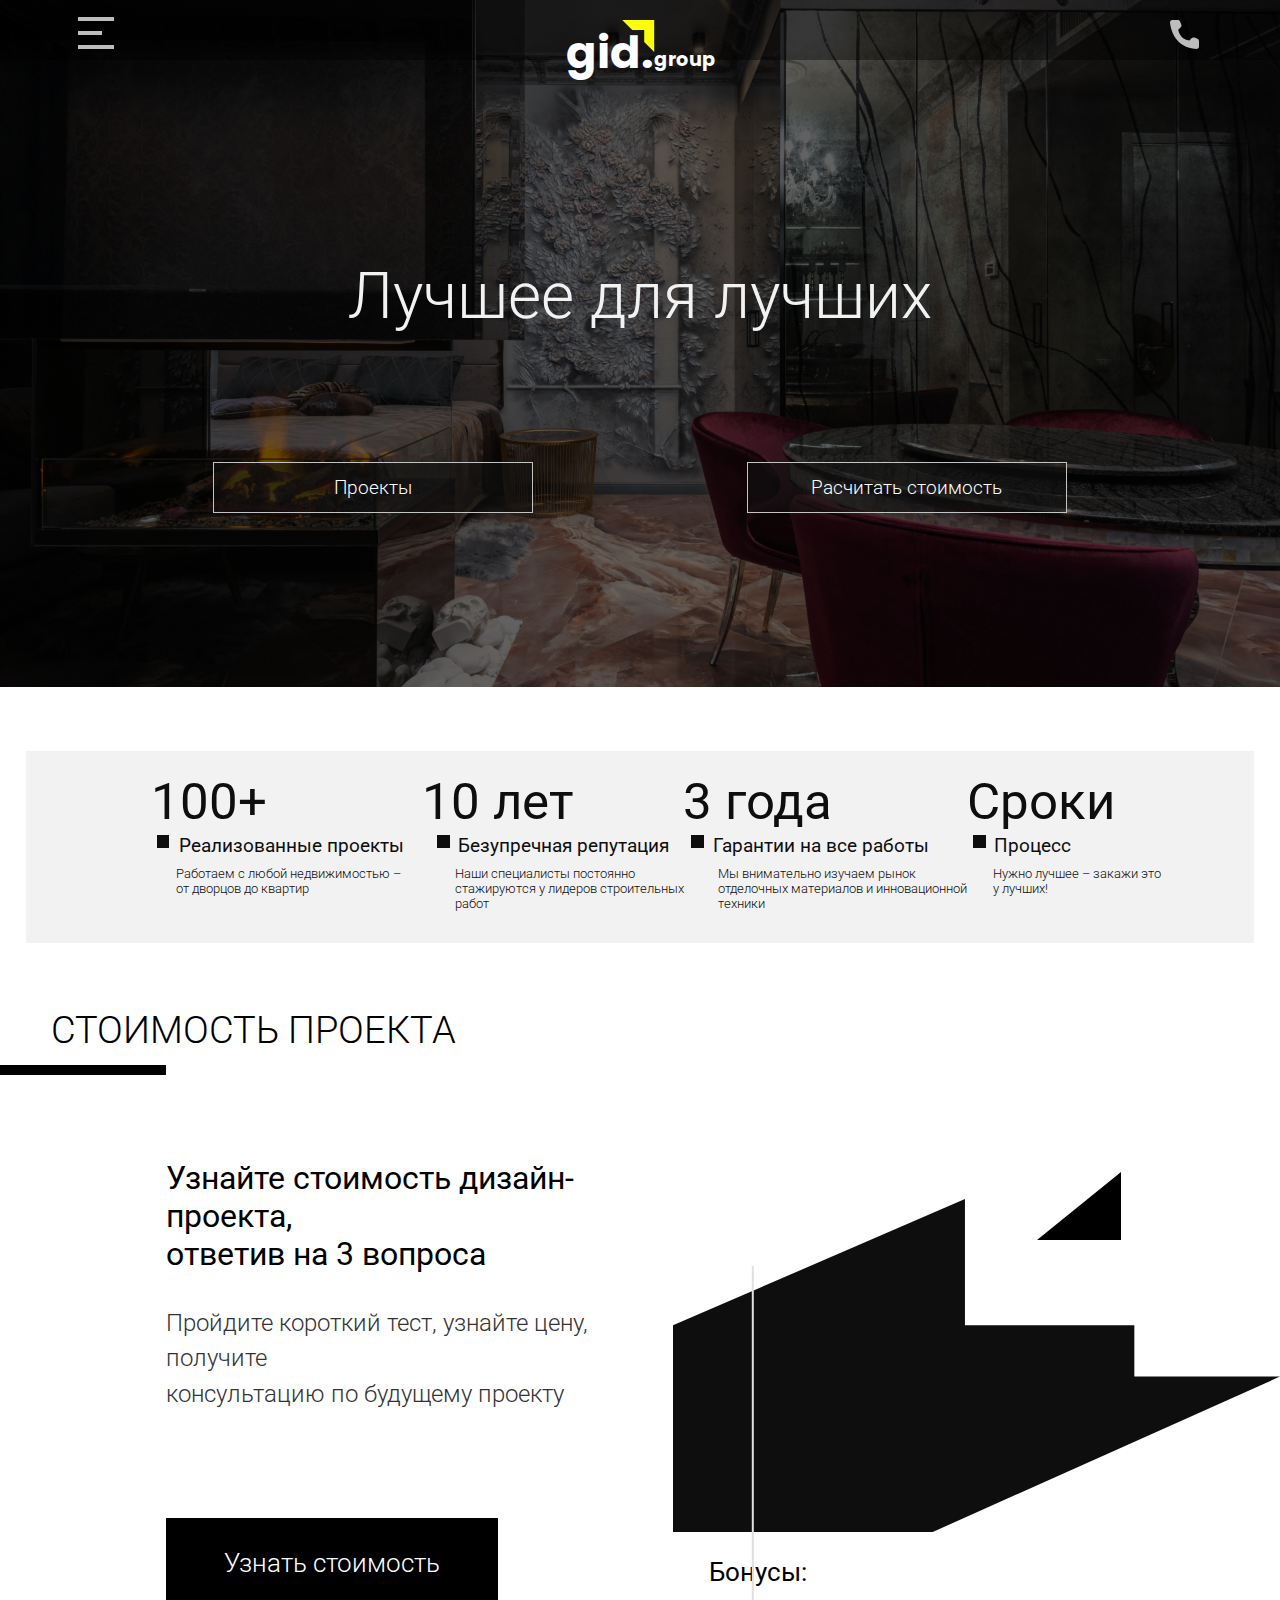
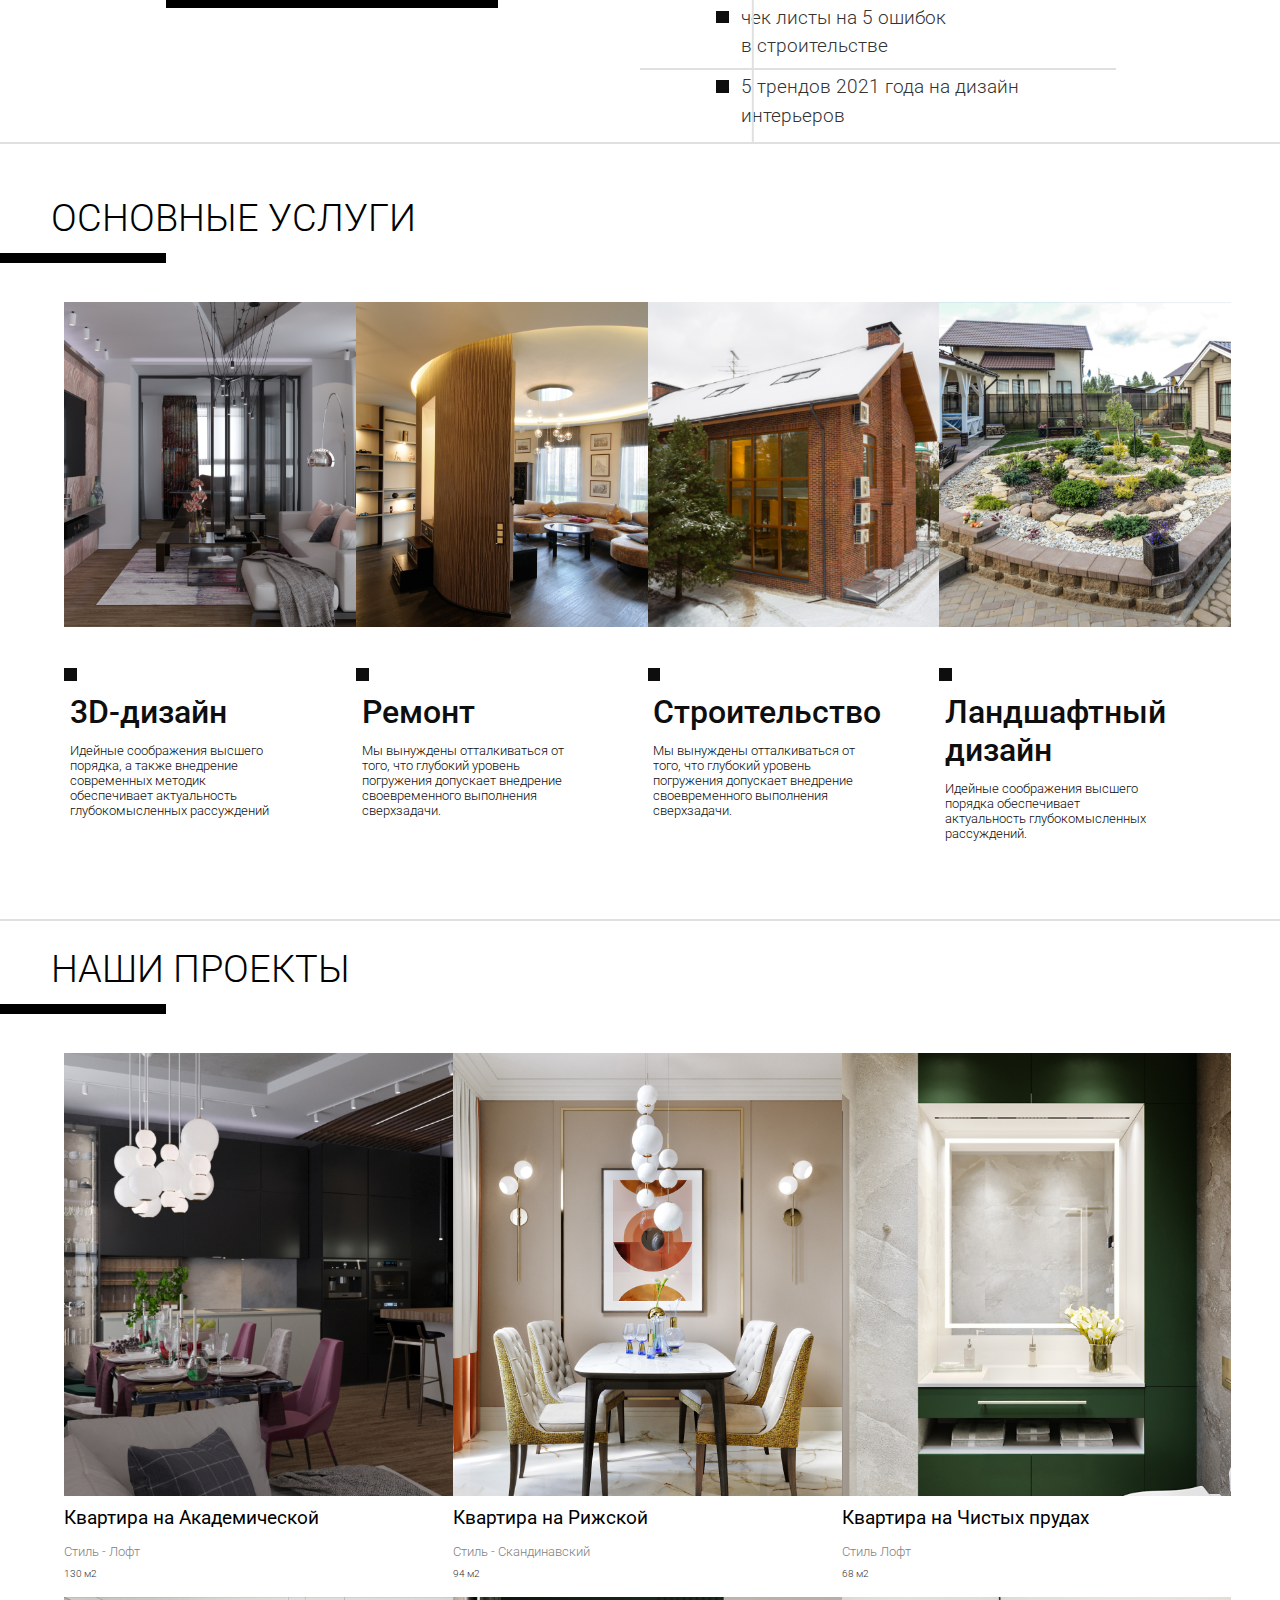
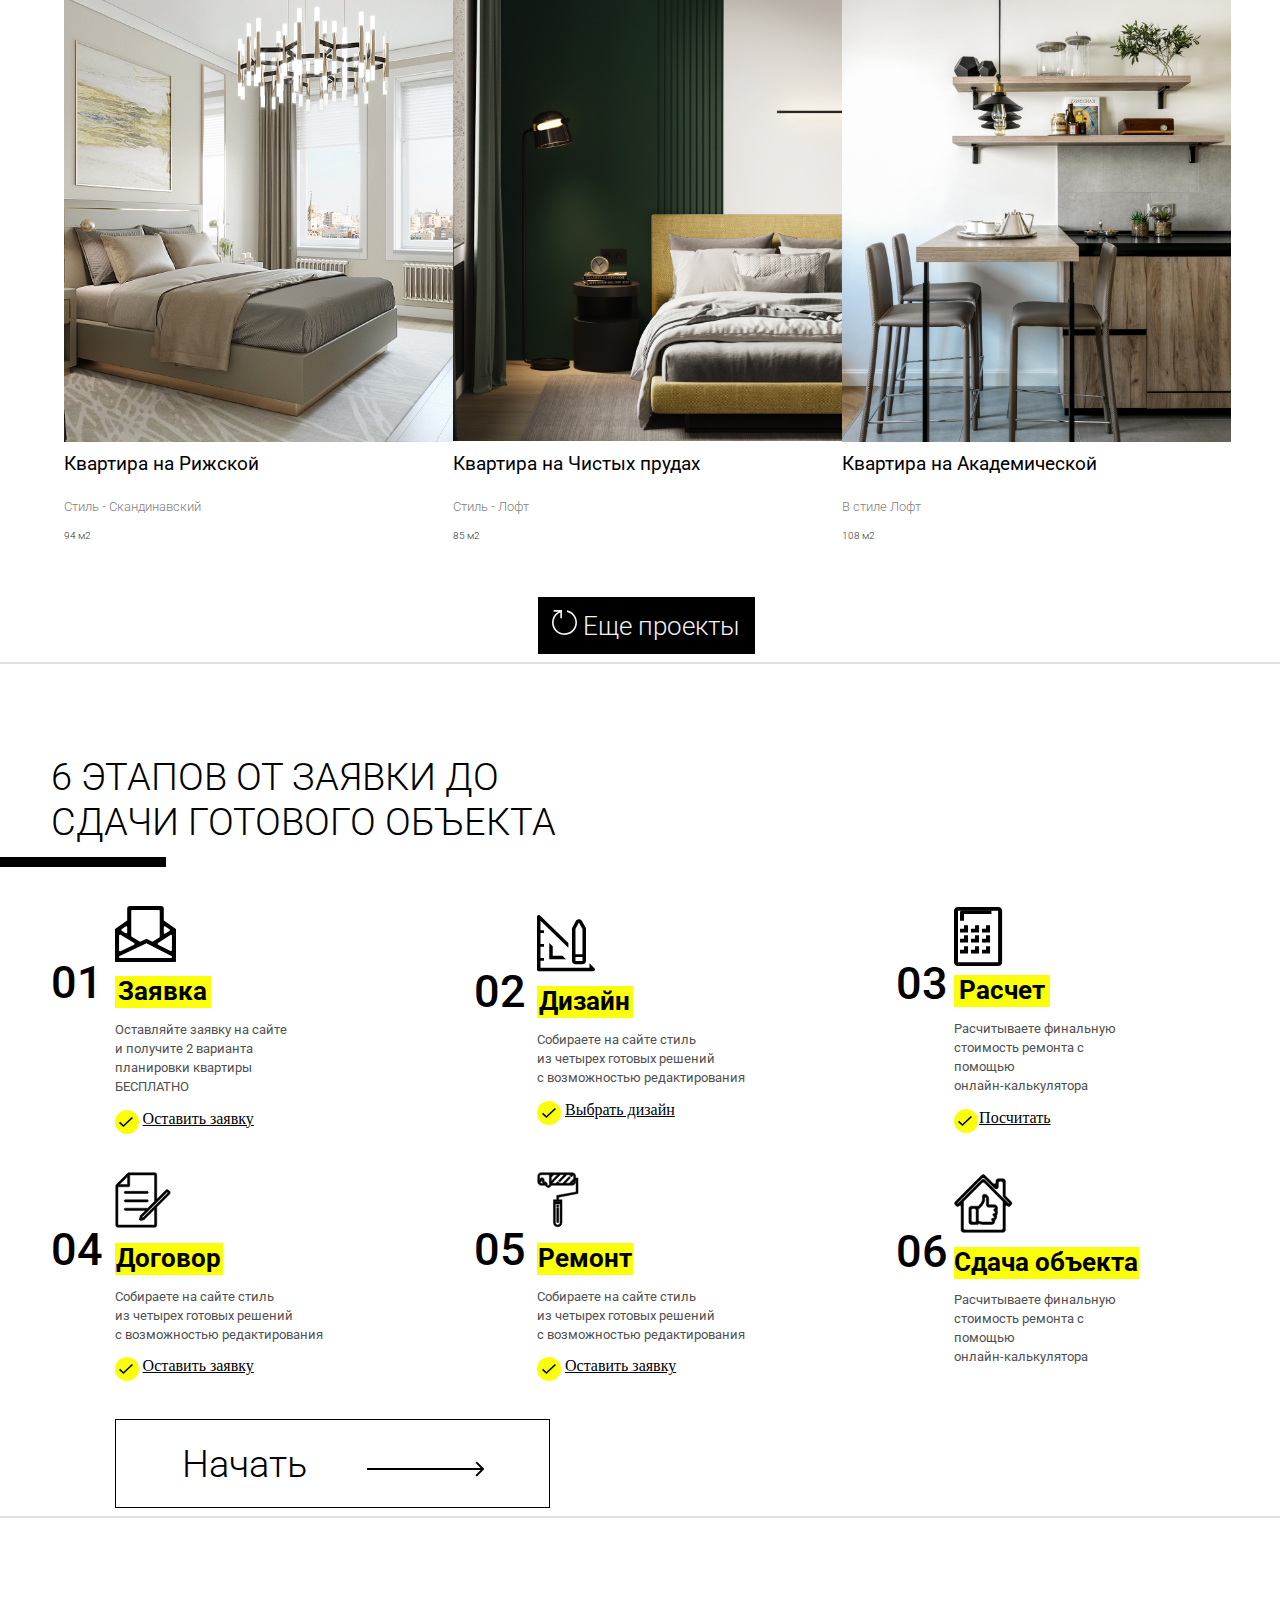
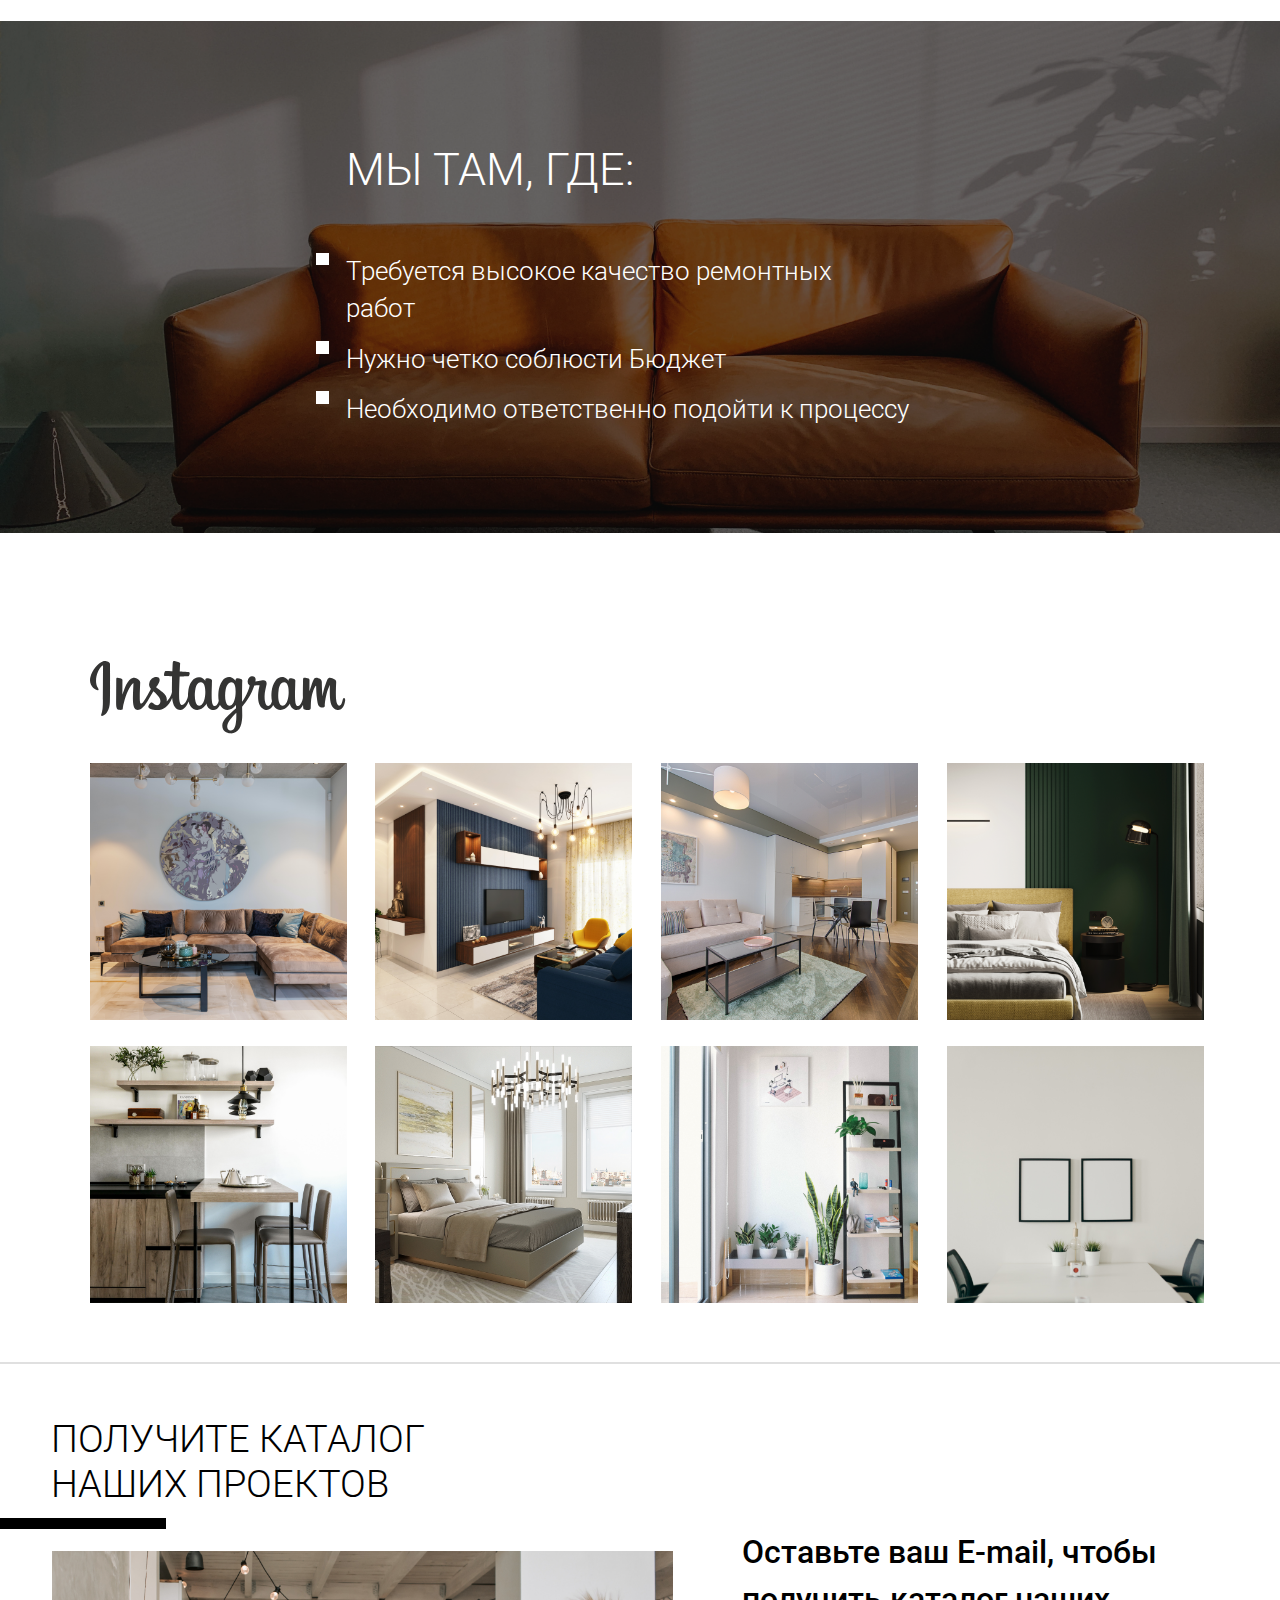
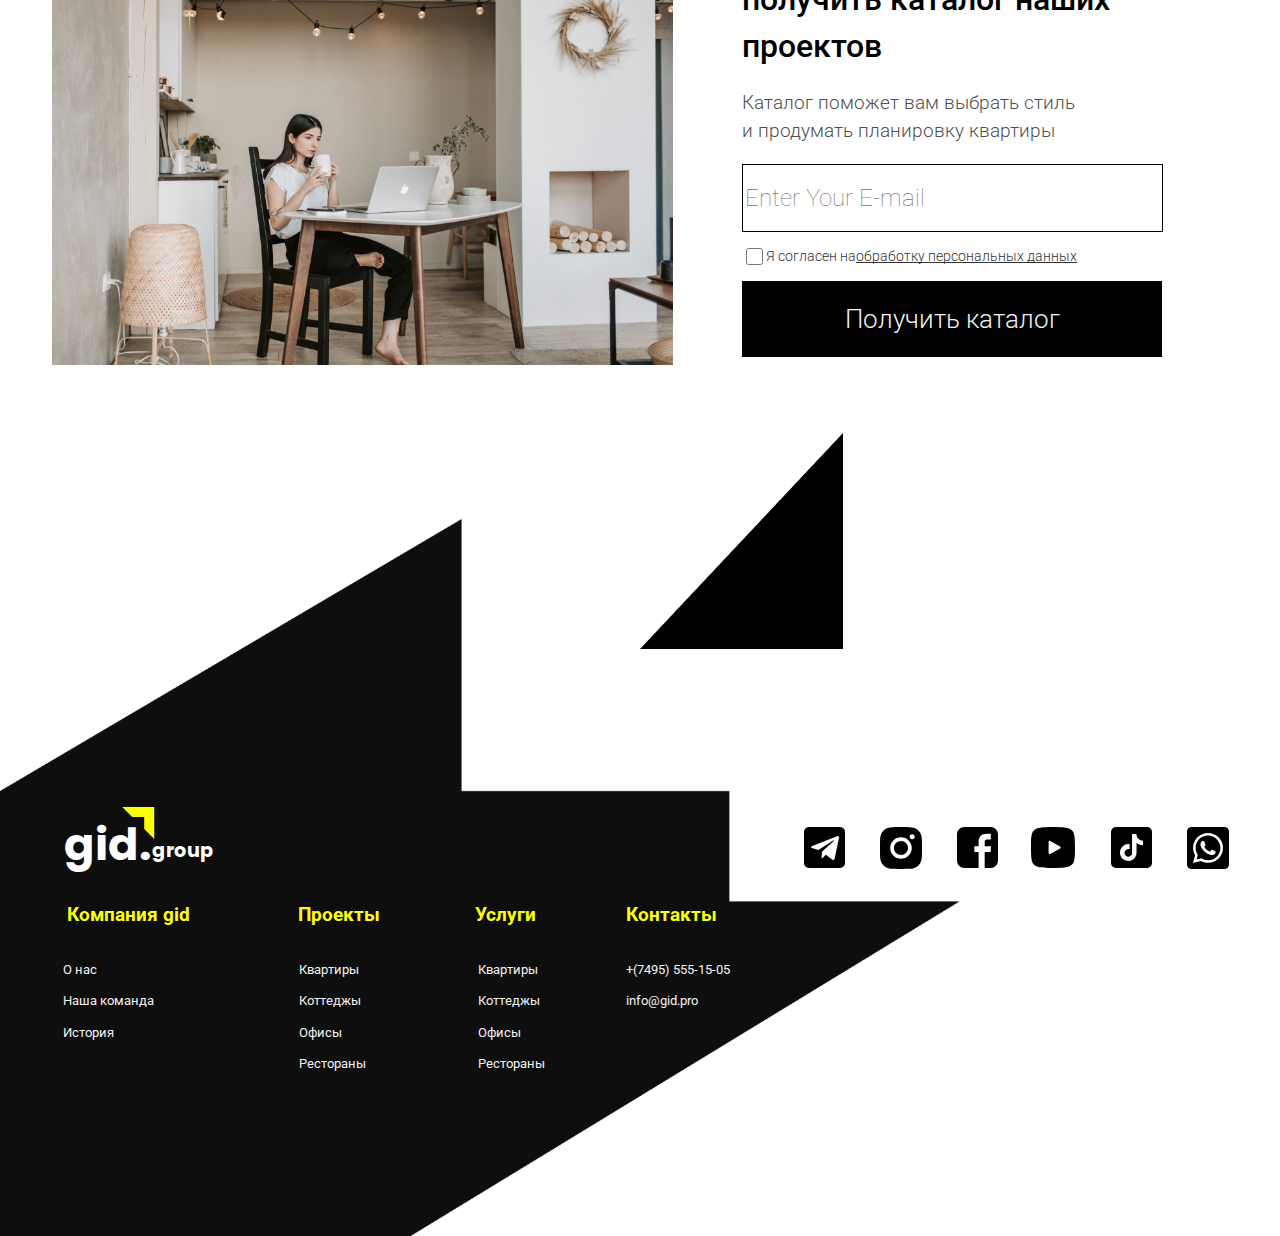
<file: portfolio/gitgroup/index.html>
<!DOCTYPE html>
<html lang="en">
<head>
    <meta charset="UTF-8">
    <meta name="viewport" content="width=device-width, initial-scale=1.0">
    <link rel="preconnect" href="https://fonts.googleapis.com">
    <link rel="preconnect" href="https://fonts.gstatic.com" crossorigin>
    <link href="https://fonts.googleapis.com/css2?family=Poppins:ital,wght@0,100;0,200;0,300;0,400;0,500;0,600;0,700;0,800;0,900;1,100;1,200;1,300;1,400;1,500;1,600;1,700;1,800;1,900&display=swap" rel="stylesheet">
    <link rel="preconnect" href="https://fonts.googleapis.com">
<link rel="preconnect" href="https://fonts.gstatic.com" crossorigin>
<link href="https://fonts.googleapis.com/css2?family=Roboto:ital,wght@0,100;0,300;0,400;0,500;0,700;0,900;1,100;1,300;1,400;1,500;1,700;1,900&display=swap" rel="stylesheet">
    <link rel="stylesheet" href="/portfolio/gitgroup/css/style.css">
    <title>Document</title>
</head>
<body style="margin: 0px;">
    <div class="wrapper">
        <!-- МЕНЮ + ПЕРВЫЙ БЛОК -->
        <div class="blok1" >
            <div class="menu">
                <div class="grid_4">
                    <div class="flex3">
                        <div class="">
                            <button id="openMenu" style="background-color: transparent;
    border: transparent;">
                                <svg width="36" height="32" viewBox="0 0 36 32" fill="none" xmlns="http://www.w3.org/2000/svg">
                                    <path d="M0 0H36V4H0V0ZM0 14H24V18H0V14ZM0 28H36V32H0V28Z" fill="#BDBDBD" />
                                </svg>
                            </button>
                            
                            <div id="fullscreenMenu" style="display:none;">
                                
                                <div class="fullscreenMenu">
                                    <button id="closeMenu" style="display:none;">
                                        close
                                    </button>
                                    <div>
                                        <button>Главная</button>
                                        <button> 3D-Дизайн</button>
                                        <button>Ремонт</button>
                                        <button>Строительство</button>
                                        <button>Проекты</button>
                                        <button>Ландшафтный дизайн</button>
                                    </div>

                                </div>
                                
                              </div>
                        </div>
                    </div>
                    <div>
                        <svg width="33" height="32" viewBox="0 0 33 32" fill="none" xmlns="http://www.w3.org/2000/svg" style="position: relative;
                        top: 36%;
                        left: 38%;">
                            <path fill-rule="evenodd" clip-rule="evenodd" d="M32.2158 32V0H0.21582L10.2158 10H22.2078V21.992L32.2158 32Z" fill="#FAFF09" />
                        </svg>
                        <div class="flex2">
                            <p style="font-weight: 700;
                            font-size: 3.5vw;
                            color: #fff;
                            font-family: Poppins;
                            margin: 0%;
                            position: relative;">
                                gid.
                                <p style="font-weight: 700;
                                font-size: 1.5vw;
                                color: #fff;
                                font-family: Poppins;
                                margin: 0%;
                                position: relative;
                                top: -1vw;">group</p>
                            </p>
                        </div>
                        

                    </div>
                    <div  class="flex3">
                        <svg width="29" height="29" viewBox="0 0 29 29" fill="none" xmlns="http://www.w3.org/2000/svg" style="position: relative;">
                            <path d="M19.3346 20.6101L21.8317 18.1119C22.1681 17.7796 22.5936 17.5521 23.0567 17.4571C23.5198 17.3621 24.0005 17.4036 24.4404 17.5766L27.4839 18.7922C27.9284 18.9728 28.3097 19.2809 28.5795 19.6779C28.8493 20.0748 28.9956 20.5428 29 21.0228V26.5991C28.9974 26.9256 28.9288 27.2482 28.7983 27.5475C28.6678 27.8468 28.4781 28.1166 28.2406 28.3406C28.0031 28.5646 27.7228 28.7383 27.4165 28.8511C27.1102 28.9638 26.7842 29.0134 26.4582 28.9969C5.13184 27.6697 0.82866 9.60246 0.0148465 2.68783C-0.0229313 2.34827 0.0115853 2.00456 0.116125 1.67931C0.220665 1.35405 0.39286 1.05463 0.62138 0.800733C0.8499 0.546836 1.12957 0.344221 1.44198 0.206217C1.7544 0.0682136 2.09248 -0.00205115 2.43399 4.55797e-05H7.81854C8.29904 0.00146842 8.76812 0.146666 9.16545 0.416964C9.56279 0.687261 9.87021 1.0703 10.0482 1.5168L11.2633 4.56147C11.442 4.99985 11.4875 5.48116 11.3944 5.9453C11.3012 6.40944 11.0734 6.83582 10.7394 7.17119L8.24217 9.66938C8.24217 9.66938 9.68028 19.4056 19.3346 20.6101Z" fill="#BDBDBD" />
                        </svg>
                    </div>
                </div>
            </div>
            <div style="position: relative;
            top: 10%;    display: flex;    flex-wrap: wrap;    flex-direction: column;    justify-content: center;">
                <p style="font-family:Roboto;
                font-weight: 300;
                font-size: 5vw;
                text-align: center;
                color: #f2f2f2;
                margin: 10% 0% 10% 0%;">Лучшее для лучших</p>
                <div style="display: flex;
                justify-content: space-evenly;">
                    <button class="button">Проекты</button>
                    <button class="button">Расчитать стоимость</button>
                </div>
            </div>
        </div>

        <!-- ВТОРОЙ БЛОК -->

         <div class="blok2" >
            <div class="fon">
                <div class="grid3">
                    <div class="grid">
                        <h2 class="text">100+</h2>
                        <h2 class="text">10 лет</h2>
                        <h2 class="text">3 года</h2>
                        <h2 class="text">Сроки</h2>
                    </div>
                    <div class="grid1">
                        <div>
                            <div class="square">   </div>
                            <h2 class="text1">Реализованные проекты</h2>
                        </div>
                        <div>
                            <div class="square">   </div>
                            <h2 class="text1">Безупречная репутация</h2>
                        </div>
                        <div>
                            <div class="square"></div>
                            <h2 class="text1">Гарантии на все работы</h2>
                        </div>
                        <div>
                            <div class="square" style="left: -27%;">   </div> 
                            <h2 class="text1">Процесс</h2>
                        </div>
                        
                    </div >
                    <div class="grid2">
                        <p class="text2">Работаем с любой недвижимостью – <br> от дворцов до квартир</p>
                        <p class="text2">Наши специалисты постоянно <br> стажируются у лидеров строительных <br> работ</p>
                        <p class="text2">Мы внимательно изучаем рынок <br> отделочных материалов и инновационной <br> техники</p>
                        <p class="text2">Нужно лучшее – закажи это <br> у лучших!</p>
                    </div>

                </div>
            </div>
         </div>


         <!-- БЛОК ТРЕТИЙ -->

         <div>
            <h1>СТОИМОСТЬ ПРОЕКТА</h1>
            <div class="poloska"></div>
            <div class="flex">
                <div class="blok3">
                    <p class="text3">Узнайте стоимость дизайн-проекта, <br> ответив на 3 вопроса</p>
                    <p class="text4">Пройдите короткий тест, узнайте цену, получите <br> консультацию по будущему проекту</p>
                    <button class="button1">Узнать стоимость</button>
                </div>
                <div style="margin: 4% 0px 0px 2%;">
                    <div>
                        <svg width="84" height="68" viewBox="0 0 84 68" fill="none" xmlns="http://www.w3.org/2000/svg" style="position: relative;
                        left: 60%;
                        top: 45px;">
                            <path d="M0 68L84 0V68H0Z" fill="black" />
                          </svg>
                    </div>
                    <div>
                        <svg width="607" height="333" viewBox="0 0 607 333" fill="none" xmlns="http://www.w3.org/2000/svg">
                            <path d="M0 126.338L291.945 0V126.338H461.345V177.568H607L259.719 333H0V126.338Z" fill="#0E0E0E" />
                          </svg>
                    </div>
                    <div style="margin: 3% 6% 0px;">
                        <p class="page">Бонусы:</p>
                        <div style="margin: 0% 0px 0px 6%;">
                            <div>
                                <div class="square" style="position: relative;
                                top: 1.5vw;
                                left: -2vw;"></div>
                                <p class="text5">чек листы на 5 ошибок <br> в строительстве</p>
                            </div>
                            <div>
                                <div class="square" style="position: relative;
                                top: 1.5vw;
                                left: -2vw;"></div>
                                <p class="text5">5 трендов 2021 года на дизайн <br> интерьеров</p>
                            </div>
                        </div>
                        
                    </div>
                    
                    
                </div>
            </div>
            <div class="polosa"></div>
            <div class="polosa1"></div>
         </div>
         <hr style="border: 1px solid #e0e0e0;">

         <!-- БЛОК ЧЕТВЕРТЫЙ -->

         <div class="blok4">
            <h1>ОСНОВНЫЕ УСЛУГИ</h1>
            <div class="poloska"></div>
            <div style="margin: 3% 0px 0px 5%;display: grid;
    grid-template-rows: 75% 5% 18%;">
                <div class="grid4">
                    <img src="/portfolio/gitgroup/img/1 112.png" class="img">
                    <img src="/portfolio/gitgroup/img/_DSC3053 1.png" class="img">
                    <img src="/portfolio/gitgroup/img/IMG_9795-Edit-2-Edit-2 1.png" class="img">
                    <img src="/portfolio/gitgroup/img/ланд 1.png" class="img">
                </div>
                <div class="grid4">
                    <div class="square" style="left: 0px; top: 0%;"></div>
                    <div class="square" style="left: 0px; top: 0%;"></div>
                    <div class="square" style="left: 0px; top: 0%;"></div>
                    <div class="square" style="left: 0px; top: 0%;"></div>
                </div>
                <div class="grid4">
                    <p class="text6">3D-дизайн</p>
                    <p class="text6">Ремонт</p>
                    <p class="text6">Строительство</p>
                    <p class="text6">Ландшафтный <br> дизайн</p>
                </div>
                <div class="grid4">
                    <p class="text2" style="margin: 0px 0px 0px 2%;    position: relative;
    bottom: 50%;">Идейные соображения высшего <br> порядка, а также внедрение <br> современных методик <br> обеспечивает актуальность <br> глубокомысленных рассуждений</p>
                    <p class="text2" style="margin: 0px 0px 0px 2%;    position: relative;
    bottom: 50%;">Мы вынуждены отталкиваться от<br> того, что глубокий уровень <br> погружения допускает внедрение <br> своевременного выполнения <br> сверхзадачи.</p>
                    <p class="text2" style="margin: 0px 0px 0px 2%;    position: relative;
    bottom: 50%;"> Мы вынуждены отталкиваться от <br> того, что глубокий уровень <br> погружения допускает внедрение <br> своевременного выполнения <br> сверхзадачи.</p>
                    <p class="text2" style="margin: 0px 0px 0px 2%;">Идейные соображения высшего <br> порядка обеспечивает <br> актуальность глубокомысленных <br> рассуждений. </p>
                </div>
            </div>
         </div>
         <hr style="border: 1px solid #e0e0e0;">
         <!-- БЛОК ПЯТЫЙ -->

         <div>
            <h1>НАШИ ПРОЕКТЫ</h1>
            <div class="poloska"></div>
            <div class="blok5">
                <div class="grid5">
                    <img src="/portfolio/gitgroup/img/15_белая столешница 1.png" class="img">
                    <img src="/portfolio/gitgroup/img/k001 1.png" class="img">
                    <img src="/portfolio/gitgroup/img/vannaya01 1.png" class="img">
                </div>
                <div class="grid5">
                    <div class="grid6">
                        <p class="text7">Квартира на Академической</p>
                        <p class="text8">Стиль - Лофт</p>
                        <p class="text9">130 м2</p>
                    </div>
                    <div class="grid6">
                        <p class="text7">Квартира на Рижской</p>
                        <p class="text8">Стиль - Скандинавский</p>
                        <p class="text9">94 м2</p>
                    </div>
                    <div class="grid6">
                        <p class="text7">Квартира на Чистых прудах</p>
                        <p class="text8">Стиль  Лофт</p>
                        <p class="text9">68 м2</p>
                    </div>
                    
                </div>
                
                <div class="grid5">
                    <img src="/portfolio/gitgroup/img/Спальня основная_вид1 1.png" class="img">
                    <img src="/portfolio/gitgroup/img/bedroom_small_6 1.png" class="img">
                    <img src="/portfolio/gitgroup/img/мытная (высоцкая)_hr-20 1.png" class="img" style="height: 100%;">
                </div>
                <div class="grid5">
                    <div class="grid6">
                        <p class="text7">Квартира на Рижской</p>
                        <p class="text8">Стиль - Скандинавский</p>
                        <p class="text9">94 м2</p>
                    </div>
                    <div class="grid6">
                        <p class="text7">Квартира на Чистых прудах</p>
                        <p class="text8">Стиль - Лофт</p>
                        <p class="text9">85 м2</p>
                    </div>
                    <div class="grid6">
                        <p class="text7">Квартира на Академической</p>
                        <p class="text8">В стиле Лофт</p>
                        <p class="text9">108 м2</p>
                    </div>
                </div>
            </div>
            <button class="button3">
                <svg width="25" height="25" viewBox="0 0 25 25" fill="none" xmlns="http://www.w3.org/2000/svg">
                    <path d="M1.65907 0H9.9924V8.33811H8.32573V2.48976C6.01685 3.45651 4.1136 5.19314 2.93925 7.40469C1.76489 9.61624 1.39184 12.1663 1.88345 14.6219C2.37506 17.0774 3.70103 19.287 5.63614 20.8753C7.57124 22.4636 9.99617 23.3327 12.4991 23.335C15.1568 23.3376 17.7227 22.3626 19.7087 20.5955C21.6947 18.8284 22.9622 16.3925 23.2701 13.7512C23.5779 11.1099 22.9047 8.44748 21.3784 6.27051C19.8522 4.09353 17.5794 2.55387 14.9924 1.94445V0.236803C17.8579 0.820193 20.4282 2.39029 22.2563 4.67391C24.0843 6.95754 25.0544 9.81015 24.9976 12.7354C24.9409 15.6607 23.861 18.4736 21.9458 20.6845C20.0306 22.8955 17.4013 24.3646 14.5154 24.8363C11.6294 25.3081 8.66958 24.7525 6.15072 23.2664C3.63187 21.7802 1.71346 19.4575 0.729271 16.7024C-0.254918 13.9472 -0.242593 10.934 0.7641 8.18702C1.77079 5.44003 3.70814 3.1331 6.23907 1.66762H1.65907V0Z" fill="#F2F2F2" />
                  </svg>
                  Еще проекты
            </button>
         </div>

         <hr style=" border: 1px solid #e0e0e0;">

         <!-- БЛОК ШЕСТОЙ -->

         <div>
            <div style="margin: 7% 0px 0px 0px;">
                <h1>6 ЭТАПОВ ОТ ЗАЯВКИ ДО <br> СДАЧИ ГОТОВОГО ОБЪЕКТА</h1>
                <div class="poloska"></div>
            </div>
            <div class="grid_2">
                <div class="grid_1">
                    <div>
                        <p class="numb">01</p>
                    </div>
                    <div>
                        <div>
                            <svg width="61" height="56" viewBox="0 0 61 56" fill="none" xmlns="http://www.w3.org/2000/svg">
                            <path d="M49.2252 14.6987C48.9586 14.5114 48.8 14.2061 48.8 13.8804V2.5C48.7992 1.83719 48.5312 1.20175 48.0547 0.733073C47.5782 0.264397 46.9322 0.000760917 46.2583 0H14.7417C14.0678 0.000760917 13.4218 0.264397 12.9453 0.733073C12.4688 1.20175 12.2008 1.83719 12.2 2.5V13.8804C12.2 14.2061 12.0414 14.5114 11.7748 14.6987L0.425153 22.6721C0.158632 22.8593 0 23.1646 0 23.4903V55C0 55.5523 0.447715 56 1 56H60C60.5523 56 61 55.5523 61 55V23.4903C61 23.1646 60.8414 22.8593 60.5748 22.6721L49.2252 14.6987ZM54.4049 23.2534C54.986 23.6617 54.9682 24.5286 54.3709 24.9127L50.3409 27.5042C49.6754 27.9321 48.8 27.4543 48.8 26.6631V21.2399C48.8 20.43 49.7123 19.956 50.3749 20.4216L54.4049 23.2534ZM16.2667 5C16.2667 4.44772 16.7144 4 17.2667 4H43.7333C44.2856 4 44.7333 4.44772 44.7333 5V30.5645C44.7333 30.9047 44.5604 31.2216 44.2743 31.4056L37.9518 35.4718C37.6525 35.6642 37.2735 35.6832 36.9566 35.5215L31.9878 32.9873C31.7112 32.8463 31.3849 32.8416 31.1045 32.9748L25.5807 35.5977C25.2791 35.741 24.9258 35.7242 24.6391 35.553L16.754 30.8441C16.4517 30.6636 16.2667 30.3376 16.2667 29.9856V5ZM31.0394 37.4474C31.3198 37.3143 31.6462 37.3189 31.9227 37.4599L56.3877 49.9376C56.7225 50.1084 56.9333 50.4525 56.9333 50.8284V51C56.9333 51.5523 56.4856 52 55.9333 52H5.06666C4.51438 52 4.06667 51.5523 4.06667 51V50.8875C4.06667 50.5014 4.28894 50.1498 4.63772 49.9842L31.0394 37.4474ZM4.06667 29.7088C4.06667 28.9325 4.91284 28.4522 5.5794 28.8503L19.1265 36.9407C19.8127 37.3504 19.7647 38.3597 19.0427 38.7025L5.4956 45.1351C4.83208 45.4502 4.06667 44.9663 4.06667 44.2318V29.7088ZM43.1631 38.6875C42.4758 38.3369 42.4275 37.3729 43.0765 36.9556L55.3924 29.0344C56.0579 28.6064 56.9333 29.0842 56.9333 29.8755V44.0776C56.9333 44.8245 56.1443 45.3078 55.479 44.9684L43.1631 38.6875ZM10.6251 20.4214C11.2878 19.9559 12.2 20.4299 12.2 21.2397V26.363C12.2 27.1394 11.3538 27.6196 10.6872 27.2215L6.74571 24.8674C6.12379 24.4959 6.09087 23.6071 6.68361 23.1906L10.6251 20.4214Z" fill="black" />
                          </svg>

                        </div>
                        <div>
                            <div class="square1">
                                <p class="page1">Заявка</p>
                            </div>
                            
                            <p class="page2">Оставляйте заявку на сайте <br> и получите 2 варианта <br> планировки квартиры <br> БЕСПЛАТНО</p>
                        </div>
                        
                        <div class="grid9">
                            <div class="svr">
                                <svg width="24" height="24" viewBox="0 0 24 24" fill="none" xmlns="http://www.w3.org/2000/svg">
                                    <circle cx="12" cy="12" r="12" fill="#FAFF09" />
                                </svg>
                                <svg width="14" height="10" viewBox="0 0 14 10" fill="none" xmlns="http://www.w3.org/2000/svg">
                                    <path d="M14 1.05145L4.4 10L0 5.89858L1.128 4.84713L4.4 7.88963L12.872 0L14 1.05145Z" fill="black" />
                                </svg>
                            </div>
                            <a href="" style="color: #000;">
                                Оставить заявку
                            </a>
                        </div>
                    </div>
                </div>
                <div class="grid_1">
                    <div>
                        <p class="numb">02</p>
                    </div>
                    <div>
                        <div>
                            <svg width="58" height="57" viewBox="0 0 58 57" fill="none" xmlns="http://www.w3.org/2000/svg">
                                <path d="M12.2417 27.9272V44.2418H29.0126L25.515 40.8394H15.7393V31.3297L12.2417 27.9272Z" fill="black" />
                                <path d="M57.4827 53.2406L52.4637 48.2901V52.7473H3.49761V45.6873H6.99518V42.9654H3.49761V31.6523H6.99518V28.9304H3.49761V18.0427H6.99518V15.3208H3.49761V5.81101L31.3733 32.7751V27.9777L2.99046 0.503244C2.74585 0.263324 2.43334 0.0997009 2.09277 0.0332353C1.7522 -0.0332303 1.39899 0.000472978 1.07819 0.130048C0.757385 0.259624 0.483515 0.479201 0.291496 0.760784C0.0994772 1.04237 -0.00199043 1.3732 2.95842e-05 1.7111V54.4485C2.95842e-05 54.8997 0.184276 55.3324 0.512238 55.6514C0.840199 55.9705 1.28501 56.1497 1.74882 56.1497H56.241C56.5884 56.1517 56.9285 56.053 57.2179 55.8662C57.5074 55.6794 57.7331 55.413 57.8663 55.1009C57.9995 54.7888 58.0342 54.4452 57.9658 54.1139C57.8975 53.7826 57.7293 53.4786 57.4827 53.2406Z" fill="black" />
                                <path d="M38.4732 49.3453H45.4683C46.3959 49.3453 47.2855 48.9868 47.9415 48.3487C48.5974 47.7106 48.9659 46.8452 48.9659 45.9428V13.1096L44.9437 5.91345C44.6326 5.38917 44.1834 4.95512 43.6423 4.65608C43.1013 4.35703 42.488 4.20382 41.8658 4.21224C41.2295 4.21716 40.6066 4.39084 40.0643 4.7146C39.5219 5.03835 39.0806 5.4999 38.7879 6.04955L34.9756 13.1436V45.9428C34.9756 46.8452 35.3441 47.7106 36 48.3487C36.6559 48.9868 37.5455 49.3453 38.4732 49.3453ZM38.4732 13.9602L41.8658 7.54661L45.4683 13.9772V39.138H38.4732V13.9602ZM38.4732 41.911H45.4683V46.0619H38.4732V41.911Z" fill="black" />
                              </svg>
                        </div>
                        <div>
                            <div class="square1">
                                <p class="page1">Дизайн</p>
                            </div>
                            
                            <p class="page2">Собираете на сайте стиль <br>
                                из четырех готовых решений <br>
                                с возможностью редактирования</p>
                        </div>
                        <div class="grid9">
                            <div class="svr">
                                <svg width="24" height="24" viewBox="0 0 24 24" fill="none" xmlns="http://www.w3.org/2000/svg">
                                    <circle cx="12" cy="12" r="12" fill="#FAFF09" />
                                </svg>
                                <svg width="14" height="10" viewBox="0 0 14 10" fill="none" xmlns="http://www.w3.org/2000/svg">
                                    <path d="M14 1.05145L4.4 10L0 5.89858L1.128 4.84713L4.4 7.88963L12.872 0L14 1.05145Z" fill="black" />
                                </svg>
                            </div>
                            <a href="" style="color: #000;">Выбрать дизайн</a>
                        </div>
                    </div>
                </div>
                <div class="grid_1">
                    <div>
                        <p class="numb">03</p>
                    </div>
                    <div>
                        <div class="grid8">
                            <svg width="49" height="59" viewBox="0 0 49 59" fill="none" xmlns="http://www.w3.org/2000/svg">
                                <path d="M44.1092 0H4.00993C2.94643 0 1.92649 0.388503 1.17448 1.08004C0.422473 1.77158 0 2.70951 0 3.6875V55.3125C0 56.2905 0.422473 57.2284 1.17448 57.92C1.92649 58.6115 2.94643 59 4.00993 59H44.1092C45.1727 59 46.1926 58.6115 46.9447 57.92C47.6967 57.2284 48.1191 56.2905 48.1191 55.3125V3.6875C48.1191 2.70951 47.6967 1.77158 46.9447 1.08004C46.1926 0.388503 45.1727 0 44.1092 0ZM4.00993 55.3125V3.6875H44.1092V55.3125H4.00993Z" fill="black" />
                              </svg>
                              <div>
                                    <svg width="32" height="11" viewBox="0 0 32 11" fill="none" xmlns="http://www.w3.org/2000/svg">
                                        <path d="M4.02946 4.0625H31.4373V0.375H2.0245C1.49275 0.375 0.982776 0.569252 0.606772 0.915022C0.230768 1.26079 0.0195312 1.72976 0.0195312 2.21875V10.8291H4.02946V4.0625Z" fill="black" />
                                    </svg>
                                    <div class="grid7">
                                        <svg width="9" height="8" viewBox="0 0 9 8" fill="none" xmlns="http://www.w3.org/2000/svg">
                                            <path d="M4.02946 3.8125H0.0195312V7.5H8.03939V0.125H4.02946V3.8125Z" fill="black" />
                                        </svg>
                                        <svg width="9" height="8" viewBox="0 0 9 8" fill="none" xmlns="http://www.w3.org/2000/svg">
                                            <path d="M4.02946 3.8125H0.0195312V7.5H8.03939V0.125H4.02946V3.8125Z" fill="black" />
                                        </svg>
                                        <svg width="9" height="8" viewBox="0 0 9 8" fill="none" xmlns="http://www.w3.org/2000/svg">
                                            <path d="M4.02946 3.8125H0.0195312V7.5H8.03939V0.125H4.02946V3.8125Z" fill="black" />
                                        </svg>

                                        <svg width="9" height="8" viewBox="0 0 9 8" fill="none" xmlns="http://www.w3.org/2000/svg">
                                            <path d="M4.02946 3.8125H0.0195312V7.5H8.03939V0.125H4.02946V3.8125Z" fill="black" />
                                        </svg>
                                        <svg width="9" height="8" viewBox="0 0 9 8" fill="none" xmlns="http://www.w3.org/2000/svg">
                                            <path d="M4.02946 3.8125H0.0195312V7.5H8.03939V0.125H4.02946V3.8125Z" fill="black" />
                                        </svg>
                                        <svg width="9" height="8" viewBox="0 0 9 8" fill="none" xmlns="http://www.w3.org/2000/svg">
                                            <path d="M4.02946 3.8125H0.0195312V7.5H8.03939V0.125H4.02946V3.8125Z" fill="black" />
                                        </svg>

                                        <svg width="9" height="8" viewBox="0 0 9 8" fill="none" xmlns="http://www.w3.org/2000/svg">
                                            <path d="M4.02946 3.8125H0.0195312V7.5H8.03939V0.125H4.02946V3.8125Z" fill="black" />
                                        </svg>
                                        <svg width="9" height="8" viewBox="0 0 9 8" fill="none" xmlns="http://www.w3.org/2000/svg">
                                            <path d="M4.02946 3.8125H0.0195312V7.5H8.03939V0.125H4.02946V3.8125Z" fill="black" />
                                        </svg>
                                        <svg width="9" height="8" viewBox="0 0 9 8" fill="none" xmlns="http://www.w3.org/2000/svg">
                                            <path d="M4.02946 3.8125H0.0195312V7.5H8.03939V0.125H4.02946V3.8125Z" fill="black" />
                                        </svg>
                                </div>
                              </div>
                              
                        </div>
                        <div>
                            <div class="square1">
                                <p class="page1">Расчет</p>
                            </div>
                            
                            <p class="page2">Расчитываете финальную <br> стоимость ремонта с <br> помощью <br>
                                онлайн-калькулятора</p>
                        </div>
                        <div class="grid9">
                            <div class="svr">
                                <svg width="24" height="24" viewBox="0 0 24 24" fill="none" xmlns="http://www.w3.org/2000/svg">
                                    <circle cx="12" cy="12" r="12" fill="#FAFF09" />
                                </svg>
                                <svg width="14" height="10" viewBox="0 0 14 10" fill="none" xmlns="http://www.w3.org/2000/svg">
                                    <path d="M14 1.05145L4.4 10L0 5.89858L1.128 4.84713L4.4 7.88963L12.872 0L14 1.05145Z" fill="black" />
                                </svg>
                            </div>
                            <a href="" style="color: #000;">Посчитать</a>
                        </div>
                    </div>
                </div>
                <div class="grid_1">
                    <div>
                        <p class="numb">04</p>
                    </div>
                    <div>
                        <div>
                            <svg width="56" height="56" viewBox="0 0 56 56" fill="none" xmlns="http://www.w3.org/2000/svg">
                                <path d="M24.5757 47.9386L24.5759 47.9385C24.5711 47.9307 24.5669 47.9233 24.5636 47.917C24.5597 47.9098 24.557 47.9041 24.5555 47.901C24.5552 47.9004 24.5549 47.8998 24.5546 47.8993C24.5521 47.8954 24.5494 47.8913 24.5466 47.8869C24.5088 47.8284 24.4488 47.7355 24.4162 47.6275M24.5757 47.9386L24.4162 47.6275M24.5757 47.9386L24.5817 47.9475C24.6343 48.0253 24.6936 48.0861 24.7468 48.1369C24.7965 48.1882 24.8572 48.2472 24.9346 48.2996L24.9345 48.2998L24.9437 48.3055C24.9586 48.3147 24.9724 48.3216 24.9783 48.3246C24.9804 48.3257 24.982 48.3265 24.9831 48.3271C24.988 48.3302 24.9932 48.3335 24.9986 48.337C25.0573 48.3745 25.1479 48.4324 25.2532 48.4653L25.2543 48.4656C25.5444 48.5548 25.8376 48.5237 26.0812 48.3979L29.1429 47.6977C29.578 47.5983 29.8673 47.253 29.9319 46.8464L39.5654 37.2129V53.0603H2.95129V14.7601H13.6666C14.2703 14.7601 14.7601 14.2703 14.7601 13.6666V2.95129H39.5646V29.3682L32.645 36.2878C32.5213 36.2303 32.3806 36.1915 32.2232 36.1915H10.2926C9.68897 36.1915 9.19916 36.6813 9.19916 37.285C9.19916 37.8887 9.68897 38.3785 10.2926 38.3785H30.5552L25.9683 42.9654C25.5934 43.0501 25.2782 43.3287 25.1844 43.7393L24.4843 46.801M24.5757 47.9386L24.4843 46.801M24.4162 47.6275C24.3285 47.3386 24.3583 47.045 24.4843 46.801M24.4162 47.6275L24.4843 46.801M54.6747 19.3697L53.4854 18.1804C52.7307 17.4257 51.5071 17.4257 50.7524 18.1804L41.7516 27.1813V2.70129C41.7516 1.63117 40.8847 0.764323 39.8146 0.764323H14.5101C14.4053 0.764323 14.3018 0.760826 14.1952 0.757224C14.1613 0.756081 14.1271 0.754926 14.0925 0.75387C13.9525 0.749597 13.8071 0.747046 13.6665 0.756206C13.3875 0.774384 13.0877 0.840703 12.8564 1.07204L1.07204 12.8564C0.842979 13.0854 0.774771 13.369 0.756235 13.6461C0.747029 13.7837 0.749605 13.9278 0.753866 14.07C0.754832 14.1022 0.755883 14.1343 0.756934 14.1664C0.760628 14.2793 0.764323 14.3921 0.764323 14.5101V53.3103C0.764323 54.3805 1.63117 55.2473 2.70129 55.2473H39.8146C40.8847 55.2473 41.7516 54.3805 41.7516 53.3103V35.0259L54.6747 22.1028C55.4294 21.3481 55.4294 20.1244 54.6747 19.3697ZM4.49331 12.5731L12.5731 4.49331V12.5731H4.49331ZM52.9534 20.7358L28.0908 45.5993L27.0409 45.8394L27.2964 44.7213L52.1176 19.9001L52.9534 20.7358ZM10.2918 21.5079H32.2224C32.8261 21.5079 33.3159 21.0181 33.3159 20.4145C33.3159 19.8108 32.8261 19.321 32.2224 19.321H10.2918C9.68813 19.321 9.19832 19.8108 9.19832 20.4145C9.19832 21.0181 9.68813 21.5079 10.2918 21.5079ZM10.2918 29.9428H32.2224C32.8261 29.9428 33.3159 29.453 33.3159 28.8493C33.3159 28.2456 32.8261 27.7558 32.2224 27.7558H10.2918C9.68813 27.7558 9.19832 28.2456 9.19832 28.8493C9.19832 29.453 9.68813 29.9428 10.2918 29.9428Z" fill="black" stroke="black" stroke-width="0.5" />
                            </svg>
                        </div>
                        <div>
                            <div class="square2">
                                <p class="page1">Договор</p>
                            </div>
                            
                            <p class="page2">Собираете на сайте стиль <br>
                                из четырех готовых решений <br>
                                с возможностью редактирования</p>
                        </div>
                        <div class="grid9">
                            <div class="svr">
                                <svg width="24" height="24" viewBox="0 0 24 24" fill="none" xmlns="http://www.w3.org/2000/svg">
                                    <circle cx="12" cy="12" r="12" fill="#FAFF09" />
                                </svg>
                                <svg width="14" height="10" viewBox="0 0 14 10" fill="none" xmlns="http://www.w3.org/2000/svg">
                                    <path d="M14 1.05145L4.4 10L0 5.89858L1.128 4.84713L4.4 7.88963L12.872 0L14 1.05145Z" fill="black" />
                                </svg>
                            </div>
                            <a href="" style="color: #000;">Оставить заявку</a>
                        </div>
                    </div>
                </div>
                <div class="grid_1">
                    <div>
                        <p class="numb">05</p>
                    </div>
                    <div>
                        <div>
                            <svg width="42" height="56" viewBox="0 0 42 56" fill="none" xmlns="http://www.w3.org/2000/svg">
                                <path d="M40.788 21.6054L40.9926 21.5675V21.3595V6.24612V5.99612H40.7426H38.5858V4.1315C38.5858 2.27581 37.131 0.75 35.3222 0.75H4.01481C2.20553 0.75 0.75 2.27584 0.75 4.1315V4.82171V8.25738V9.83604C0.75 11.6918 2.20554 13.2175 4.01481 13.2175H8.40973C8.7635 14.5197 9.92011 15.4868 11.3014 15.4868C12.6827 15.4868 13.8393 14.5197 14.1931 13.2175H35.3222C37.131 13.2175 38.5858 11.6916 38.5858 9.83604V7.97092H39.0728V19.9159L19.9664 23.4483L19.7619 23.4861V23.6941V27.7759H16.6867H16.4367V28.0259V50.4275C16.4367 52.8677 18.3499 54.8689 20.7217 54.8689C23.0936 54.8689 25.0068 52.8677 25.0068 50.4275V28.026V27.776H24.7568H21.6816V25.1378L40.788 21.6054ZM28.3335 11.2427L33.3564 6.02524L33.5233 5.85187L33.3564 5.67848L32.3526 4.63567L32.1725 4.44857L31.9924 4.63566L25.6315 11.2429H21.6768L22.0315 10.8744L22.1985 10.701L22.0315 10.5276L21.0275 9.4848L20.8474 9.29774L20.6673 9.48481L18.9748 11.2429H15.0775L23.2779 2.7248H27.1752L21.673 8.44029L21.5061 8.61366L21.673 8.78705L22.6768 9.82985L22.8569 10.017L23.037 9.82986L29.8771 2.72468H33.8319L33.0859 3.49957L32.9189 3.67296L33.0859 3.84634L34.0898 4.88915L34.2699 5.07623L34.45 4.88916L36.2011 3.07026C36.4847 3.32752 36.6659 3.70651 36.6659 4.13138V6.68057L32.2739 11.2427H28.3335ZM14.3051 9.23875V5.2221L16.7086 2.7248H20.5762L14.3051 9.23875ZM4.01481 11.2427C3.44604 11.2427 2.95073 10.8677 2.75756 10.3317C3.87235 10.331 4.76245 9.39189 4.76245 8.25738V7.97864C4.76245 7.80952 4.89295 7.68788 5.03304 7.68788C5.17313 7.68788 5.30363 7.80952 5.30363 7.97864V9.14988C5.30363 10.0127 5.72298 10.7821 6.36627 11.2427H4.01481ZM11.3014 13.5121C10.7129 13.5121 10.2176 13.0116 10.2176 12.3765V12.2601C10.2176 10.8669 9.12451 9.71766 7.7607 9.71766C7.47354 9.71766 7.22354 9.4719 7.22354 9.15001V7.97877C7.22354 6.73835 6.25003 5.7132 5.03316 5.7132C3.81628 5.7132 2.84277 6.73835 2.84277 7.97877V8.25751C2.84277 8.3213 2.79487 8.35703 2.7564 8.35703C2.71777 8.35703 2.66991 8.32125 2.66991 8.25751V4.82171V4.1315C2.66991 3.34692 3.28239 2.7248 4.01493 2.7248H12.3854V12.3765C12.3854 12.3765 12.3854 12.3765 12.3854 12.3765C12.3853 13.0116 11.89 13.5121 11.3014 13.5121ZM35.3223 11.2427H34.976L36.666 9.48714V9.83591C36.666 10.6207 36.0539 11.2427 35.3223 11.2427ZM20.7217 52.8942C19.4266 52.8942 18.3565 51.7966 18.3565 50.4277V32.002H23.0869V50.4277C23.087 51.7966 22.0168 52.8942 20.7217 52.8942ZM23.087 30.0272H18.3566V29.7508H23.087V30.0272Z" fill="black" stroke="black" stroke-width="0.5" />
                                <path d="M21.6815 33.2217V32.9717H21.4315H20.0117H19.7617V33.2217V35.0839V35.3339H20.0117H21.4315H21.6815V35.0839V33.2217Z" fill="black" stroke="black" stroke-width="0.5" />
                                <path d="M21.6815 36.3062V36.0562H21.4315H20.0117H19.7617V36.3062V50.3317V50.5817H20.0117H21.4315H21.6815V50.3317V36.3062Z" fill="black" stroke="black" stroke-width="0.5" />
                              </svg>
                        </div>
                        <div>
                            <div class="square1"> 
                                <p class="page1">Ремонт</p>
                            </div>
                            
                            <p class="page2">Собираете на сайте стиль <br>
                                из четырех готовых решений <br>
                                с возможностью редактирования</p>
                        </div>
                        <div class="grid9">
                            <div class="svr">
                                <svg width="24" height="24" viewBox="0 0 24 24" fill="none" xmlns="http://www.w3.org/2000/svg">
                                    <circle cx="12" cy="12" r="12" fill="#FAFF09" />
                                </svg>
                                <svg width="14" height="10" viewBox="0 0 14 10" fill="none" xmlns="http://www.w3.org/2000/svg">
                                    <path d="M14 1.05145L4.4 10L0 5.89858L1.128 4.84713L4.4 7.88963L12.872 0L14 1.05145Z" fill="black" />
                                </svg>
                            </div>
                            <a href="" style="color: #000;">Оставить заявку</a>
                        </div>
                    </div>
                </div>
                <div class="grid_1">
                    <div>
                        <p class="numb">06</p>
                    </div>
                    <div>
                        <div>
                            <svg width="59" height="59" viewBox="0 0 59 59" fill="none" xmlns="http://www.w3.org/2000/svg">
                                <path d="M57.2138 30.8166C58.0925 29.9379 58.0925 28.5133 57.2138 27.6346L51.8609 22.2817C51.5327 21.9535 51.3483 21.5084 51.3483 21.0443V7.02607C51.3483 5.78343 50.341 4.77606 49.0983 4.77606H44.2562C43.0135 4.77606 42.0062 5.78342 42.0062 7.02606V8.20211C42.0062 9.76119 40.1212 10.542 39.0187 9.43955L30.8166 1.23744C29.9379 0.358756 28.5133 0.358758 27.6346 1.23744L1.23744 27.6346C0.358758 28.5133 0.358756 29.9379 1.23744 30.8166L2.36271 31.9419C3.06258 32.6418 4.19729 32.6418 4.89716 31.9419C5.71115 31.1279 7.10295 31.7044 7.10295 32.8556V56.079C7.10295 57.3216 8.11031 58.329 9.35295 58.329H49.0983C50.341 58.329 51.3483 57.3216 51.3483 56.079V32.8556C51.3483 31.7044 52.7401 31.1279 53.5541 31.9419C54.254 32.6418 55.3887 32.6418 56.0886 31.9419L57.2138 30.8166ZM3.2948 29.5608C3.10971 29.3757 3.10971 29.0756 3.2948 28.8905L27.9882 4.1971C28.6716 3.51368 29.7797 3.51368 30.4631 4.1971L40.5267 14.2607C41.9441 15.6781 44.3677 14.6743 44.3677 12.6697V8.88757C44.3677 7.92107 45.1512 7.13757 46.1177 7.13757H47.2368C48.2033 7.13757 48.9868 7.92107 48.9868 8.88757V21.7889C48.9868 22.3856 49.2239 22.9579 49.6458 23.3799L55.1565 28.8905C55.3416 29.0756 55.3416 29.3757 55.1565 29.5608C54.9714 29.7459 54.6713 29.7459 54.4862 29.5608L30.8166 5.8912C29.9379 5.01252 28.5133 5.01252 27.6346 5.8912L3.96507 29.5608C3.77998 29.7459 3.47989 29.7459 3.2948 29.5608ZM9.46445 27.3914C9.46445 27.3859 9.46429 27.3805 9.46398 27.3751L27.9882 8.85086C28.6716 8.16745 29.7797 8.16744 30.4631 8.85086L48.9873 27.3751C48.987 27.3805 48.9868 27.3859 48.9868 27.3914V54.2175C48.9868 55.184 48.2033 55.9675 47.2368 55.9675H11.2145C10.248 55.9675 9.46445 55.184 9.46445 54.2175V27.3914Z" fill="black" stroke="black" stroke-width="0.5" />
                                <path d="M43.5296 38.533C43.5296 38.3126 43.5082 38.0975 43.4678 37.8891C43.2709 36.8722 43.309 35.6633 43.4861 34.6264C43.5146 34.4591 43.5296 34.2873 43.5296 34.1119C43.5296 32.2985 42.0681 30.837 40.2547 30.837H34.6875V24.5717C34.6875 22.1067 32.714 20.1333 30.2491 20.1333C29.2268 20.1333 28.3703 20.9898 28.3703 22.0121V25.952C28.3703 26.1509 28.3376 26.3456 28.2693 26.5261C27.4185 28.7757 26.03 30.7435 24.2121 32.2523C24.1795 32.2399 24.1442 32.2331 24.1072 32.2331H17.1709C15.9283 32.2331 14.9209 33.2404 14.9209 34.4831V48.1674C14.9209 49.41 15.9283 50.4174 17.1709 50.4174H23.7904C24.1542 50.4174 24.4492 50.1224 24.4492 49.7585C24.4492 49.6459 24.5757 49.551 24.7018 49.6047C25.9523 50.1361 27.2746 50.4174 28.6668 50.4174H37.7417C39.4155 50.4174 40.7839 49.0489 40.7839 47.3751C40.7839 46.7811 41.0438 46.1662 41.4781 45.7727C42.188 45.1294 42.6454 44.1967 42.6454 43.1867C42.6454 42.1056 42.8938 40.833 43.2877 39.8234C43.4434 39.4242 43.5296 38.9883 43.5296 38.533ZM22.0877 48.0559H19.0324C18.0659 48.0559 17.2824 47.2724 17.2824 46.3059V36.3446C17.2824 35.3781 18.0659 34.5946 19.0324 34.5946H20.3377C21.3042 34.5946 22.0877 35.3781 22.0877 36.3446V48.0559ZM39.0912 44.3329H38.6259C37.9738 44.3329 37.4451 44.8615 37.4451 45.5136C37.4451 45.8528 37.6114 46.1391 37.7798 46.3711C37.851 46.4692 37.929 46.5659 38.0017 46.6558C38.0158 46.6733 38.0297 46.6905 38.0433 46.7075C38.1296 46.8148 38.206 46.9127 38.2679 47.0087C38.3363 47.1149 38.3759 47.2405 38.3759 47.3751C38.3759 47.749 38.069 48.0559 37.6951 48.0559H28.6203C27.4329 48.0559 26.2724 47.7854 25.201 47.2648C24.6964 47.0196 24.4027 46.4733 24.4027 45.8756V35.9637C24.4027 35.4289 24.6472 34.9235 25.0664 34.5916L25.4244 34.3082C25.4244 34.3082 25.4244 34.3082 25.4245 34.3081C27.8838 32.369 29.6802 29.7682 30.6724 26.7915C30.7117 26.6735 30.7318 26.55 30.7318 26.4256V24.4992C30.7318 23.978 30.9997 23.537 31.301 23.3438C31.4487 23.2491 31.5881 23.2231 31.7037 23.2494C31.8156 23.2749 31.9488 23.3592 32.0683 23.5745C32.2322 23.8697 32.326 24.2086 32.326 24.5717V30.8543C32.326 32.1558 33.3687 33.1985 34.6702 33.1985H40.2547C40.7681 33.1985 41.1681 33.5984 41.1681 34.1119C41.1681 34.6254 40.7681 35.0253 40.2547 35.0253C39.9881 35.0253 39.772 35.2415 39.772 35.508V36.2061C39.772 36.5422 39.9235 36.8232 40.1102 37.0497C40.2956 37.2747 40.5324 37.4659 40.7361 37.6235C40.9996 37.8275 41.1681 38.1504 41.1681 38.533C41.1681 39.186 40.6751 39.6791 40.022 39.6791H39.5799C39.5297 39.6791 39.4826 39.6927 39.4422 39.7163C39.4171 39.7131 39.3896 39.7092 39.3593 39.7049C39.066 39.663 38.8412 39.897 38.8412 40.1631V40.8599C38.8412 41.196 38.9927 41.477 39.1794 41.7035C39.3649 41.9285 39.6017 42.1196 39.8053 42.2773C40.0688 42.4812 40.2374 42.8042 40.2374 43.1867C40.2374 43.8398 39.7443 44.3329 39.0912 44.3329Z" fill="black" stroke="black" stroke-width="0.5" />
                              </svg>
                        </div>
                        <div>
                            <div class="square3">
                                <p class="page1">Сдача объекта</p>
                            </div>
                            
                            <p class="page2">Расчитываете финальную <br> стоимость ремонта с <br> помощью  <br>
                                онлайн-калькулятора</p>
                        </div>
                        <div></div>
                    </div>
                </div>
            </div>
            <button class="button4">
                Начать
                <div>
                    <svg width="117" height="16" viewBox="0 0 117 16" fill="none" xmlns="http://www.w3.org/2000/svg">
                        <path d="M116.707 8.70712C117.098 8.31659 117.098 7.68343 116.707 7.2929L110.343 0.928942C109.953 0.538418 109.319 0.538417 108.929 0.928942C108.538 1.31947 108.538 1.95263 108.929 2.34316L114.586 8.00001L108.929 13.6569C108.538 14.0474 108.538 14.6806 108.929 15.0711C109.319 15.4616 109.953 15.4616 110.343 15.0711L116.707 8.70712ZM-8.74228e-08 9L116 9.00001L116 7.00001L8.74228e-08 7L-8.74228e-08 9Z" fill="black" />
                      </svg>
                </div>
            </button>
         </div>

         <hr style=" border: 1px solid #e0e0e0;">

         <!-- БЛОК СЕДЬМОЙ -->

        <div class="blok7">
            <div style="margin: 8vw 27vw 0px; display: grid;
    grid-template-rows: 24%;">
                <div></div>
                <div>
                    <h2 class="h3">МЫ ТАМ, ГДЕ:</h2>
                    
                </div>
                <div>
                    <div>
                        <div class="square" style="background: #fff;left: -5%;
    top: 1vw;"></div>
                        <p class="text_1">Требуется высокое качество ремонтных <br> работ      </p>
                    </div>
                    <div>
                        <div class="square" style="background: #fff;left: -5%;
    top: 1vw;"></div>
                        <p  class="text_1">Нужно четко соблюсти Бюджет </p>
                    </div>
                    <div>
                        <div class="square" style="background: #fff;left: -5%;
    top: 1vw;"></div>
                        <p  class="text_1">Необходимо ответственно подойти к процессу</p>
                    </div>
                </div>
            </div>
            
        </div>

        <!-- БЛОК ВОСЬМОЙ -->

        <div>
            <div style="margin: 10% 0px 2% 7%;">
                <svg width="256" height="73" viewBox="0 0 256 73" fill="none" xmlns="http://www.w3.org/2000/svg">
                    <path d="M13.134 0.251899C7.91046 2.4399 2.16896 8.6134 0.355457 16.3684C-1.94154 26.1909 7.61546 30.3459 8.39996 28.9854C9.32246 27.3849 6.68746 26.8439 6.14496 21.7469C5.44396 15.1639 8.50446 7.8084 12.3565 4.5809C13.0715 3.9809 13.038 4.8159 13.038 6.3594C13.038 9.1199 12.8855 33.9019 12.8855 39.0739C12.8855 46.0719 12.5965 48.2819 12.077 50.4659C11.5515 52.6784 10.7055 54.1739 11.346 54.7499C12.062 55.3939 15.119 53.8614 16.8885 51.3919C19.0105 48.4299 19.7535 44.8719 19.887 41.0094C20.048 36.3524 20.041 28.9624 20.048 24.7474C20.054 20.8819 20.113 9.5624 19.98 2.7574C19.9475 1.0874 15.3185 -0.663601 13.134 0.251899Z" fill="#343433" />
                    <path d="M198.605 33.0034C198.437 36.6419 197.631 39.4854 196.632 41.4914C194.697 45.3749 190.682 46.5804 188.977 40.9984C188.048 37.9554 188.004 32.8734 188.672 28.6269C189.352 24.3014 191.251 21.0344 194.394 21.3289C197.495 21.6204 198.947 25.6154 198.605 33.0034ZM146.33 55.5764C146.288 61.6214 145.337 66.9214 143.297 68.4614C140.403 70.6444 136.513 69.0064 137.319 64.5954C138.031 60.6919 141.402 56.7054 146.339 51.8344C146.339 51.8344 146.349 52.9454 146.33 55.5764ZM145.54 32.9679C145.363 36.2819 144.504 39.6104 143.567 41.4914C141.632 45.3749 137.588 46.5889 135.912 40.9984C134.766 37.1784 135.04 32.2354 135.607 29.1204C136.343 25.0789 138.127 21.3294 141.329 21.3294C144.443 21.3294 145.979 24.7459 145.54 32.9679ZM115.258 32.9179C115.068 36.4269 114.383 39.3604 113.285 41.4914C111.297 45.3484 107.364 46.5714 105.63 40.9984C104.379 36.9799 104.805 31.5009 105.325 28.5409C106.097 24.1484 108.03 21.0344 111.047 21.3294C114.147 21.6324 115.653 25.6159 115.258 32.9179ZM254.034 37.0169C253.277 37.0169 252.931 37.7979 252.644 39.1119C251.653 43.6839 250.609 44.7154 249.265 44.7154C247.762 44.7154 246.412 42.4524 246.065 37.9214C245.792 34.3584 245.836 27.7994 246.185 21.2749C246.256 19.9344 245.886 18.6079 242.291 17.3019C240.744 16.7399 238.495 15.9124 237.375 18.6154C234.211 26.2524 232.973 32.3154 232.682 34.7774C232.667 34.9049 232.51 34.9314 232.483 34.6334C232.297 32.6609 231.883 29.0759 231.831 21.5449C231.821 20.0754 231.51 18.8249 229.888 17.8009C228.835 17.1359 225.64 15.9609 224.489 17.3594C223.492 18.5024 222.337 21.5794 221.138 25.2274C220.163 28.1924 219.484 30.1974 219.484 30.1974C219.484 30.1974 219.497 22.1984 219.508 19.1639C219.513 18.0194 218.728 17.6379 218.491 17.5689C217.426 17.2599 215.326 16.7434 214.435 16.7434C213.335 16.7434 213.066 17.3574 213.066 18.2534C213.066 18.3709 212.893 28.7849 212.893 36.0669C212.893 36.3834 212.893 36.7284 212.894 37.0954C212.286 40.4424 210.314 44.9854 208.169 44.9854C206.021 44.9854 205.008 43.0864 205.008 34.4049C205.008 29.3404 205.16 27.1379 205.234 23.4749C205.278 21.3649 205.362 19.7449 205.357 19.3774C205.341 18.2499 203.392 17.6814 202.484 17.4714C201.573 17.2599 200.781 17.1774 200.162 17.2129C199.287 17.2629 198.667 17.8364 198.667 18.6264C198.667 19.0504 198.672 19.8554 198.672 19.8554C197.545 18.0834 195.731 16.8504 194.525 16.4929C191.275 15.5279 187.884 16.3829 185.326 19.9624C183.293 22.8059 182.067 26.0274 181.585 30.6549C181.232 34.0384 181.347 37.4689 181.974 40.3704C181.217 43.6444 179.811 44.9854 178.272 44.9854C176.037 44.9854 174.417 41.3384 174.605 35.0294C174.729 30.8799 175.559 27.9679 176.467 23.7549C176.854 21.9589 176.539 21.0189 175.751 20.1179C175.027 19.2914 173.486 18.8689 171.271 19.3879C169.693 19.7584 167.436 20.1569 165.372 20.4629C165.372 20.4629 165.497 19.9654 165.599 19.0894C166.136 14.4944 161.142 14.8669 159.549 16.3344C158.598 17.2109 157.951 18.2444 157.705 20.1024C157.315 23.0514 159.72 24.4424 159.72 24.4424C158.932 28.0544 156.997 32.7724 155 36.1839C153.931 38.0114 153.113 39.3659 152.056 40.8054C152.022 35.0285 152.06 29.2514 152.169 23.4754C152.213 21.3654 152.297 19.7884 152.293 19.4204C152.281 18.5964 151.799 18.2844 150.798 17.8904C149.912 17.5414 148.865 17.3004 147.778 17.2154C146.407 17.1094 145.581 17.8359 145.603 18.6959C145.607 18.8584 145.607 19.8554 145.607 19.8554C144.48 18.0834 142.666 16.8504 141.46 16.4929C138.21 15.5279 134.819 16.3829 132.261 19.9624C130.228 22.8059 128.897 26.7969 128.52 30.6199C128.169 34.1824 128.233 37.2099 128.712 39.7609C128.196 42.3149 126.71 44.9859 125.03 44.9859C122.882 44.9859 121.66 43.0864 121.66 34.4049C121.66 29.3404 121.812 27.1379 121.887 23.4749C121.931 21.3654 122.014 19.7449 122.01 19.3774C121.994 18.2499 120.044 17.6819 119.137 17.4714C118.188 17.2514 117.368 17.1714 116.739 17.2179C115.909 17.2794 115.325 18.0229 115.325 18.5774V19.8554C114.197 18.0834 112.384 16.8504 111.177 16.4929C107.927 15.5279 104.555 16.3969 101.978 19.9624C100.298 22.2869 98.9379 24.8639 98.2379 30.5689C98.0354 32.2174 97.9459 33.7619 97.9579 35.2044C97.2879 39.3024 94.3279 44.0254 91.9074 44.0254C90.4909 44.0254 89.1414 41.2774 89.1414 35.4219C89.1414 27.6219 89.6244 16.5159 89.7064 15.4459C89.7064 15.4459 92.7649 15.3939 93.3569 15.3869C94.8829 15.3699 96.2644 15.4064 98.2969 15.3019C99.3159 15.2504 100.298 11.5919 99.2459 11.1394C98.7689 10.9344 95.3994 10.7554 94.0634 10.7269C92.9404 10.7019 89.8134 10.4699 89.8134 10.4699C89.8134 10.4699 90.0939 3.09841 90.1594 2.31991C90.2144 1.67041 89.3744 1.33641 88.8934 1.13391C87.7224 0.638913 86.6749 0.401414 85.4334 0.145414C83.7174 -0.208587 82.9394 0.137913 82.7874 1.58541C82.5584 3.78291 82.4399 10.2194 82.4399 10.2194C81.1809 10.2194 76.8799 9.97341 75.6209 9.97341C74.4509 9.97341 73.1879 15.0054 74.8059 15.0674C76.6669 15.1394 79.9104 15.2024 82.0604 15.2664C82.0604 15.2664 81.9644 26.5554 81.9644 30.0414C81.9644 30.4114 81.9664 30.7689 81.9684 31.1154C80.7849 37.2829 76.6169 40.6149 76.6169 40.6149C77.5119 36.5344 75.6834 33.4699 72.3899 30.8759C71.1764 29.9204 68.7809 28.1109 66.1009 26.1279C66.1009 26.1279 67.6529 24.5979 69.0299 21.5199C70.0049 19.3389 70.0474 16.8444 67.6529 16.2939C63.6969 15.3839 60.4354 18.2894 59.4624 21.3914C58.7084 23.7944 59.1104 25.5769 60.5874 27.4289C60.6949 27.5644 60.8124 27.7029 60.9324 27.8419C60.0399 29.5629 58.8129 31.8804 57.7739 33.6774C54.8899 38.6674 52.7114 42.6134 51.0649 42.6134C49.7489 42.6134 49.7664 38.6064 49.7664 34.8549C49.7664 31.6209 50.0054 26.7584 50.1964 21.7249C50.2594 20.0599 49.4264 19.1114 48.0314 18.2524C47.1834 17.7304 45.3739 16.7044 44.3259 16.7044C42.7569 16.7044 38.2309 16.9179 33.9549 29.2879C33.4159 30.8469 32.3569 33.6879 32.3569 33.6879L32.4484 18.8124C32.4484 18.4634 32.2624 18.1264 31.8369 17.8959C31.1164 17.5044 29.1919 16.7044 27.4804 16.7044C26.6654 16.7044 26.2579 17.0834 26.2579 17.8394L26.1089 41.1124C26.1089 42.8809 26.1549 44.9439 26.3299 45.8459C26.5039 46.7489 26.7864 47.4839 27.1354 47.9209C27.4849 48.3574 27.8884 48.6909 28.5539 48.8279C29.1734 48.9554 32.5654 49.3909 32.7419 48.0949C32.9529 46.5409 32.9614 44.8609 34.7424 38.5939C37.5154 28.8369 41.1304 24.0769 42.8304 22.3859C43.1279 22.0909 43.4669 22.0729 43.4504 22.5564C43.3784 24.6954 43.1229 30.0414 42.9514 34.5814C42.4909 46.7339 44.7014 48.9864 47.8609 48.9864C50.2779 48.9864 53.6849 46.5849 57.3369 40.5059C59.3718 37.1182 61.3973 33.7249 63.4134 30.3259C64.5199 31.3504 65.7624 32.4529 67.0034 33.6309C69.8884 36.3689 70.8354 38.9709 70.2069 41.4389C69.7269 43.3254 67.9164 45.2699 64.6949 43.3804C63.7559 42.8289 63.3549 42.4024 62.4109 41.7809C61.9039 41.4474 61.1294 41.3474 60.6649 41.6974C59.4589 42.6064 58.7689 43.7634 58.3749 45.1954C57.9919 46.5889 59.3874 47.3254 60.8344 47.9699C62.0799 48.5244 64.7574 49.0269 66.4644 49.0839C73.1169 49.3064 78.4464 45.8719 82.1564 37.0124C82.8204 44.6639 85.6464 48.9934 90.5569 48.9934C93.8399 48.9934 97.1314 44.7499 98.5709 40.5754C98.9839 42.2769 99.5959 43.7569 100.386 45.0084C104.169 51.0034 111.509 49.7134 115.196 44.6224C116.336 43.0494 116.51 42.4844 116.51 42.4844C117.048 47.2909 120.919 48.9704 123.135 48.9704C125.617 48.9704 128.18 47.7969 129.976 43.7529C130.187 44.1919 130.417 44.6114 130.668 45.0084C134.451 51.0034 141.792 49.7134 145.479 44.6224C145.653 44.3834 145.804 44.1674 145.935 43.9724L146.043 47.1299L142.649 50.2434C136.959 55.4584 132.637 59.4134 132.319 64.0199C131.914 69.8934 136.675 72.0764 140.282 72.3624C144.105 72.6659 147.386 70.5519 149.399 67.5934C151.171 64.9889 152.331 59.3839 152.245 53.8484C152.212 51.6314 152.155 48.8129 152.112 45.7914C154.109 43.4719 156.36 40.5399 158.432 37.1089C160.69 33.3694 163.11 28.3474 164.349 24.4389C164.349 24.4389 166.451 24.4574 168.695 24.3104C169.413 24.2634 169.619 24.4104 169.486 24.9359C169.326 25.5719 166.651 35.8884 169.093 42.7609C170.763 47.4659 174.53 48.9789 176.763 48.9789C179.377 48.9789 181.878 47.0049 183.218 44.0739C183.38 44.4004 183.548 44.7164 183.733 45.0089C187.516 51.0039 194.831 49.7054 198.544 44.6224C199.382 43.4754 199.857 42.4844 199.857 42.4844C200.654 47.4594 204.523 48.9959 206.739 48.9959C209.047 48.9959 211.238 48.0494 213.015 43.8439C213.09 45.6959 213.206 47.2099 213.391 47.6869C213.503 47.9794 214.159 48.3454 214.636 48.5224C216.748 49.3054 218.901 48.9354 219.698 48.7744C220.25 48.6624 220.681 48.2194 220.74 47.0764C220.895 44.0739 220.8 39.0294 221.71 35.2799C223.237 28.9884 224.663 26.5479 225.339 25.3399C225.717 24.6624 226.144 24.5509 226.159 25.2674C226.191 26.7174 226.263 30.9739 226.855 36.6939C227.29 40.8999 227.87 43.3864 228.317 44.1739C229.591 46.4239 231.163 46.5304 232.444 46.5304C233.259 46.5304 234.963 46.3054 234.811 44.8734C234.736 44.1754 234.866 39.8614 236.373 33.6629C237.356 29.6149 238.996 25.9579 239.588 24.6204C239.806 24.1274 239.908 24.5159 239.904 24.5919C239.779 27.3794 239.5 36.4974 240.635 41.4844C242.175 48.2399 246.628 48.9959 248.18 48.9959C251.493 48.9959 254.203 46.4759 255.115 39.8449C255.335 38.2489 255.01 37.0169 254.034 37.0169Z" fill="#343433" />
                  </svg>
            </div>
            <div class="grid_3">
                <img src="/portfolio/gitgroup/img/квар3 8.png" class="img1">
                <img src="/portfolio/gitgroup/img/квар1 1.png" class="img1">
                <img src="/portfolio/gitgroup/img/квар2 1.png" class="img1">
                <img src="/portfolio/gitgroup/img/bedroom_small_6 1 (1).png" class="img1">
                <img src="/portfolio/gitgroup/img/мытная (высоцкая)_hr-20 1 (1).png" class="img1">
                <img src="/portfolio/gitgroup/img/Спальня основная_вид1 1 (1).png" class="img1">
                <img src="/portfolio/gitgroup/img/сканд 1.png" class="img1">
                <img src="/portfolio/gitgroup/img/1111 1.png" class="img1">
            </div>
        </div>

        <hr style="border: 1px solid #e0e0e0;
        position: relative;
        top: 6vw;">

        <!-- БЛОК ДЕВЯТЫЙ -->

        <div>
            <div style="margin: 10% 0% 0% 0%;">
                <h1>ПОЛУЧИТЕ КАТАЛОГ <br> НАШИХ ПРОЕКТОВ</h1>
                <div class="poloska"></div>
            </div>
            <div style="display: grid;
    grid-template-columns: 58% 40%;">
                <div style="margin: 3% 0% 0% 7%;">
                    <img src="/portfolio/gitgroup/img/12 1.png" style="width:90%;">
                </div>
                <div>
                    <p class="page3">Оставьте ваш E-mail, чтобы <br> получить каталог наших <br> проектов</p>
                    <p class="page4">Каталог поможет вам выбрать стиль <br> и продумать планировку квартиры</p>
                    <div class="flex1">
                        <input type="text" placeholder="Enter Your E-mail" class="input">
                        <div style="display: flex;">
                            <input type="checkbox" style="background: #333; width: 1.3vw;">
                            <p style="font-family: Roboto;

                            font-weight: 300;
                            font-size: 14px;
                            line-height: 146%;
                            color: #333;">Я согласен на <p style="font-family: Roboto;

font-weight: 300;
font-size: 14px;
line-height: 146%;
color: #333; text-decoration: underline;
                            text-decoration-skip-ink: none;"> обработку персональных данных</p></p>
                        </div>
                        
                        <button class="button5">Получить каталог</button>
                    </div>
                </div>
            </div>
        </div>
        
        <!-- БЛОК ДЕСЯТЫЙ -->


        <div style="margin: 0% 0px 0px 0px; width: 100%;">
            <div class="back">
                <div class="blok10">
                    <div>
                        <svg width="33" height="32" viewBox="0 0 33 32" fill="none" xmlns="http://www.w3.org/2000/svg" style="position: relative;
                        top: 22.5vw;
                        left: 9.5%;">
                            <path fill-rule="evenodd" clip-rule="evenodd" d="M32.2158 32V0H0.21582L10.2158 10H22.2078V21.992L32.2158 32Z" fill="#FAFF09" />
                        </svg>
                        <div class="flex2">
                            <p style="font-weight: 700;
                            font-size: 3.5vw;
                            color: #fff;
                            font-family: Poppins;
                            margin: 0%;
                            position: relative;
                            top: 20vw;
                            left: 5vw;">
                                gid.
                                <p style="font-weight: 700;
                                font-size: 1.5vw;
                                color: #fff;
                                font-family: Poppins;
                                margin: 0%;
                                position: relative;
                                top: 19vw;
    left: 5vw;">group</p>
                            </p>
                        </div>
                        <div class="position">
                            <svg width="41" height="41" viewBox="0 0 41 41" fill="none" xmlns="http://www.w3.org/2000/svg">
                                <rect width="41" height="41" rx="5" fill="black" />
                                <path d="M34.9202 11.1844L30.6948 31.5513C30.3757 32.9885 29.5446 33.3463 28.3635 32.6696L21.9248 27.8203L18.8185 30.8746C18.4745 31.2263 18.1874 31.5196 17.5244 31.5196L17.9874 24.8182L29.9197 13.7981C30.4387 13.3258 29.8067 13.0631 29.1136 13.5364L14.362 23.0304L8.01134 20.9983C6.6302 20.5578 6.6052 19.5867 8.29938 18.909L33.139 9.12773C34.2891 8.68717 35.2952 9.38941 34.9202 11.1854V11.1844Z" fill="white" />
                              </svg>
                              <svg width="42" height="42" viewBox="0 0 42 42" fill="none" xmlns="http://www.w3.org/2000/svg">
                                <path d="M20.9944 13.997C17.1383 13.997 13.9915 17.1439 13.9915 21C13.9915 24.8561 17.1383 28.003 20.9944 28.003C24.8504 28.003 27.9972 24.8561 27.9972 21C27.9972 17.1439 24.8504 13.997 20.9944 13.997ZM41.9977 21C41.9977 18.1 42.0239 15.2263 41.8611 12.3316C41.6982 8.96937 40.9312 5.98536 38.4726 3.52669C36.0087 1.06278 33.03 0.301015 29.6678 0.138155C26.7679 -0.0247052 23.8943 0.00156264 20.9996 0.00156264C18.0997 0.00156264 15.2261 -0.0247052 12.3314 0.138155C8.9692 0.301015 5.98524 1.06803 3.52663 3.52669C1.06276 5.99061 0.301009 8.96937 0.138152 12.3316C-0.0247047 15.2316 0.00156261 18.1053 0.00156261 21C0.00156261 23.8947 -0.0247047 26.7737 0.138152 29.6684C0.301009 33.0306 1.06801 36.0146 3.52663 38.4733C5.9905 40.9372 8.9692 41.699 12.3314 41.8618C15.2313 42.0247 18.105 41.9984 20.9996 41.9984C23.8995 41.9984 26.7732 42.0247 29.6678 41.8618C33.03 41.699 36.014 40.932 38.4726 38.4733C40.9365 36.0094 41.6982 33.0306 41.8611 29.6684C42.0292 26.7737 41.9977 23.9 41.9977 21ZM20.9944 31.775C15.0317 31.775 10.2195 26.9628 10.2195 21C10.2195 15.0372 15.0317 10.225 20.9944 10.225C26.957 10.225 31.7692 15.0372 31.7692 21C31.7692 26.9628 26.957 31.775 20.9944 31.775ZM32.2105 12.3001C30.8183 12.3001 29.6941 11.1759 29.6941 9.78367C29.6941 8.39148 30.8183 7.26722 32.2105 7.26722C33.6026 7.26722 34.7269 8.39148 34.7269 9.78367C34.7273 10.1143 34.6625 10.4417 34.5362 10.7472C34.4099 11.0527 34.2245 11.3302 33.9908 11.564C33.757 11.7978 33.4794 11.9831 33.174 12.1094C32.8685 12.2357 32.541 12.3005 32.2105 12.3001Z" fill="black" />
                              </svg>
                              <svg width="41" height="41" viewBox="0 0 41 41" fill="none" xmlns="http://www.w3.org/2000/svg">
                                <path d="M7.48635 0C3.33924 0 0 3.33924 0 7.48634V33.5136C0 37.6607 3.33924 41 7.48635 41H21.5929V24.9715H17.3546V19.2008H21.5929V14.2706C21.5929 10.3971 24.0972 6.84059 29.866 6.84059C32.2016 6.84059 33.9288 7.06482 33.9288 7.06482L33.793 12.4538C33.793 12.4538 32.0315 12.4371 30.1094 12.4371C28.0291 12.4371 27.6955 13.3956 27.6955 14.9868V19.2008H33.9583L33.6854 24.9716H27.6955V41H33.5136C37.6608 41 41 37.6608 41 33.5137V7.48638C41 3.33928 37.6608 4.09999e-05 33.5136 4.09999e-05L7.48635 0Z" fill="black" />
                              </svg>
                              <svg width="44" height="41" viewBox="0 0 44 41" fill="none" xmlns="http://www.w3.org/2000/svg">
                                <path d="M22 0C0.378399 0 0 2.32688 0 20.5C0 38.6731 0.378399 41 22 41C43.6216 41 44 38.6731 44 20.5C44 2.32688 43.6216 0 22 0ZM29.051 21.3892L19.173 26.9695C18.3084 27.454 17.6 26.9109 17.6 25.7555V15.2445C17.6 14.0918 18.3084 13.546 19.173 14.0305L29.051 19.6108C29.9156 20.1006 29.9156 20.8993 29.051 21.3892Z" fill="black" />
                              </svg>
                              <svg width="41" height="41" viewBox="0 0 41 41" fill="none" xmlns="http://www.w3.org/2000/svg">
                                <rect width="41" height="41" rx="5" fill="black" />
                                <path d="M21.0811 7.02278C22.5248 7 23.9602 7.0135 25.3939 7C25.4808 8.72219 26.088 10.4764 27.324 11.694C28.5575 12.942 30.3024 13.5133 32 13.7065V18.2368C30.4091 18.1837 28.8107 17.8461 27.367 17.1475C26.7383 16.8572 26.1525 16.4834 25.5792 16.1012C25.5718 19.3886 25.5925 22.6718 25.5585 25.9457C25.4725 27.5186 24.9637 29.0838 24.0669 30.3799C22.624 32.5375 20.1198 33.9441 17.5476 33.9879C15.97 34.0799 14.3939 33.6411 13.0495 32.8328C10.8216 31.4928 9.25382 29.0399 9.02548 26.4073C8.99672 25.8497 8.9923 25.2911 9.01225 24.7332C9.2108 22.5925 10.2491 20.5446 11.8607 19.1515C13.6874 17.5289 16.2463 16.756 18.6422 17.2133C18.6645 18.8798 18.5992 20.5446 18.5992 22.2111C17.5046 21.8499 16.2256 21.9512 15.2692 22.6288C14.5695 23.0989 14.0407 23.7906 13.7643 24.5973C13.536 25.1677 13.6014 25.8014 13.6146 26.4073C13.8769 28.2535 15.6175 29.8052 17.4757 29.6373C18.7075 29.6238 19.8881 28.8948 20.5301 27.8274C20.7378 27.4536 20.9702 27.0714 20.9827 26.6317C21.091 24.6193 21.048 22.6153 21.0613 20.6028C21.0704 16.0674 21.048 11.5447 21.0819 7.02363L21.0811 7.02278Z" fill="white" />
                              </svg>
                              <svg width="42" height="42" viewBox="0 0 42 42" fill="none" xmlns="http://www.w3.org/2000/svg">
                                <path d="M21 8.5125C14.1844 8.5125 8.64375 14.0531 8.63437 20.8688C8.63437 23.2031 9.29063 25.4813 10.5281 27.4406L10.8188 27.9094L9.57187 32.4656L14.25 31.2375L14.7 31.5094C16.5938 32.6344 18.7687 33.2344 20.9906 33.2344H21C27.8062 33.2344 33.4969 27.6937 33.4969 20.8781C33.4969 17.5781 32.0719 14.475 29.7375 12.1406C27.3938 9.79688 24.3 8.5125 21 8.5125ZM28.2656 26.175C27.9562 27.0469 26.475 27.8344 25.7625 27.9375C24.5812 28.1156 23.6625 28.0219 21.3094 27.0094C17.5875 25.3969 15.15 21.6469 14.9625 21.4031C14.775 21.1594 13.4437 19.3875 13.4437 17.5594C13.4437 15.7313 14.4 14.8312 14.7469 14.4562C15.0844 14.0812 15.4875 13.9875 15.7406 13.9875C15.9844 13.9875 16.2375 13.9875 16.4531 13.9969C16.6781 14.0063 16.9875 13.9125 17.2875 14.6344C17.5969 15.375 18.3375 17.2031 18.4313 17.3906C18.525 17.5781 18.5906 17.7937 18.4594 18.0375C17.7469 19.4625 16.9875 19.4062 17.3719 20.0625C18.8062 22.5281 20.2406 23.3813 22.425 24.4781C22.8 24.6656 23.0156 24.6375 23.2313 24.3844C23.4469 24.1406 24.1594 23.2969 24.4031 22.9313C24.6469 22.5563 24.9 22.6219 25.2375 22.7438C25.575 22.8656 27.4031 23.7656 27.7781 23.9531C28.1531 24.1406 28.3969 24.2344 28.4906 24.3844C28.575 24.5625 28.575 25.3125 28.2656 26.175ZM37.5 0H4.5C2.01562 0 0 2.01562 0 4.5V37.5C0 39.9844 2.01562 42 4.5 42H37.5C39.9844 42 42 39.9844 42 37.5V4.5C42 2.01562 39.9844 0 37.5 0ZM20.9906 35.7375C18.4969 35.7375 16.05 35.1094 13.8844 33.9281L6 36L8.10938 28.2937C6.80625 26.0437 6.12188 23.4844 6.12188 20.8594C6.13125 12.6656 12.7969 6 20.9906 6C24.9656 6 28.6969 7.54688 31.5094 10.3594C34.3125 13.1719 36 16.9031 36 20.8781C36 29.0719 29.1844 35.7375 20.9906 35.7375Z" fill="black" />
                              </svg>
                        </div>

                    </div>
                    <div>
                        <div class="grit">
                            <p class="p">Компания gid</p>
                            <p class="p">Проекты</p>
                            <p class="p">Услуги</p>
                            <p class="p">Контакты</p>
                        </div>
                        <div class="grit2" >
                            <div>
                                <p class="p1">О нас</p>
                                <p class="p1">Наша команда</p>
                                <p class="p1">История</p>
                            </div>
                            <div>
                                <p class="p1">Квартиры</p>
                                <p class="p1">Коттеджы</p>
                                <p class="p1">Офисы</p>
                                <p class="p1">Рестораны</p>
                            </div>
                            <div>
                                <p class="p1">Квартиры</p>
                                <p class="p1">Коттеджы</p>
                                <p class="p1">Офисы</p>
                                <p class="p1">Рестораны</p>
                            </div>
                            <div>
                                <p class="p1">+(7495) 555-15-05</p>
                                <p class="p1">info@gid.pro</p>
                            </div>
                        </div>
                    </div>

                </div>
            </div>
        </div>
        
         
    </div>
    


    <script>
          document.getElementById('openMenu').addEventListener('click', function() {
  document.getElementById('fullscreenMenu').style.display = 'block';
  this.style.display = 'none';
  document.getElementById('closeMenu').style.display = 'block';
});

document.getElementById('closeMenu').addEventListener('click', function() {
  document.getElementById('fullscreenMenu').style.display = 'none';
  this.style.display = 'none';
  document.getElementById('openMenu').style.display = 'block';
});
    </script>
</body>
</html>
</file>
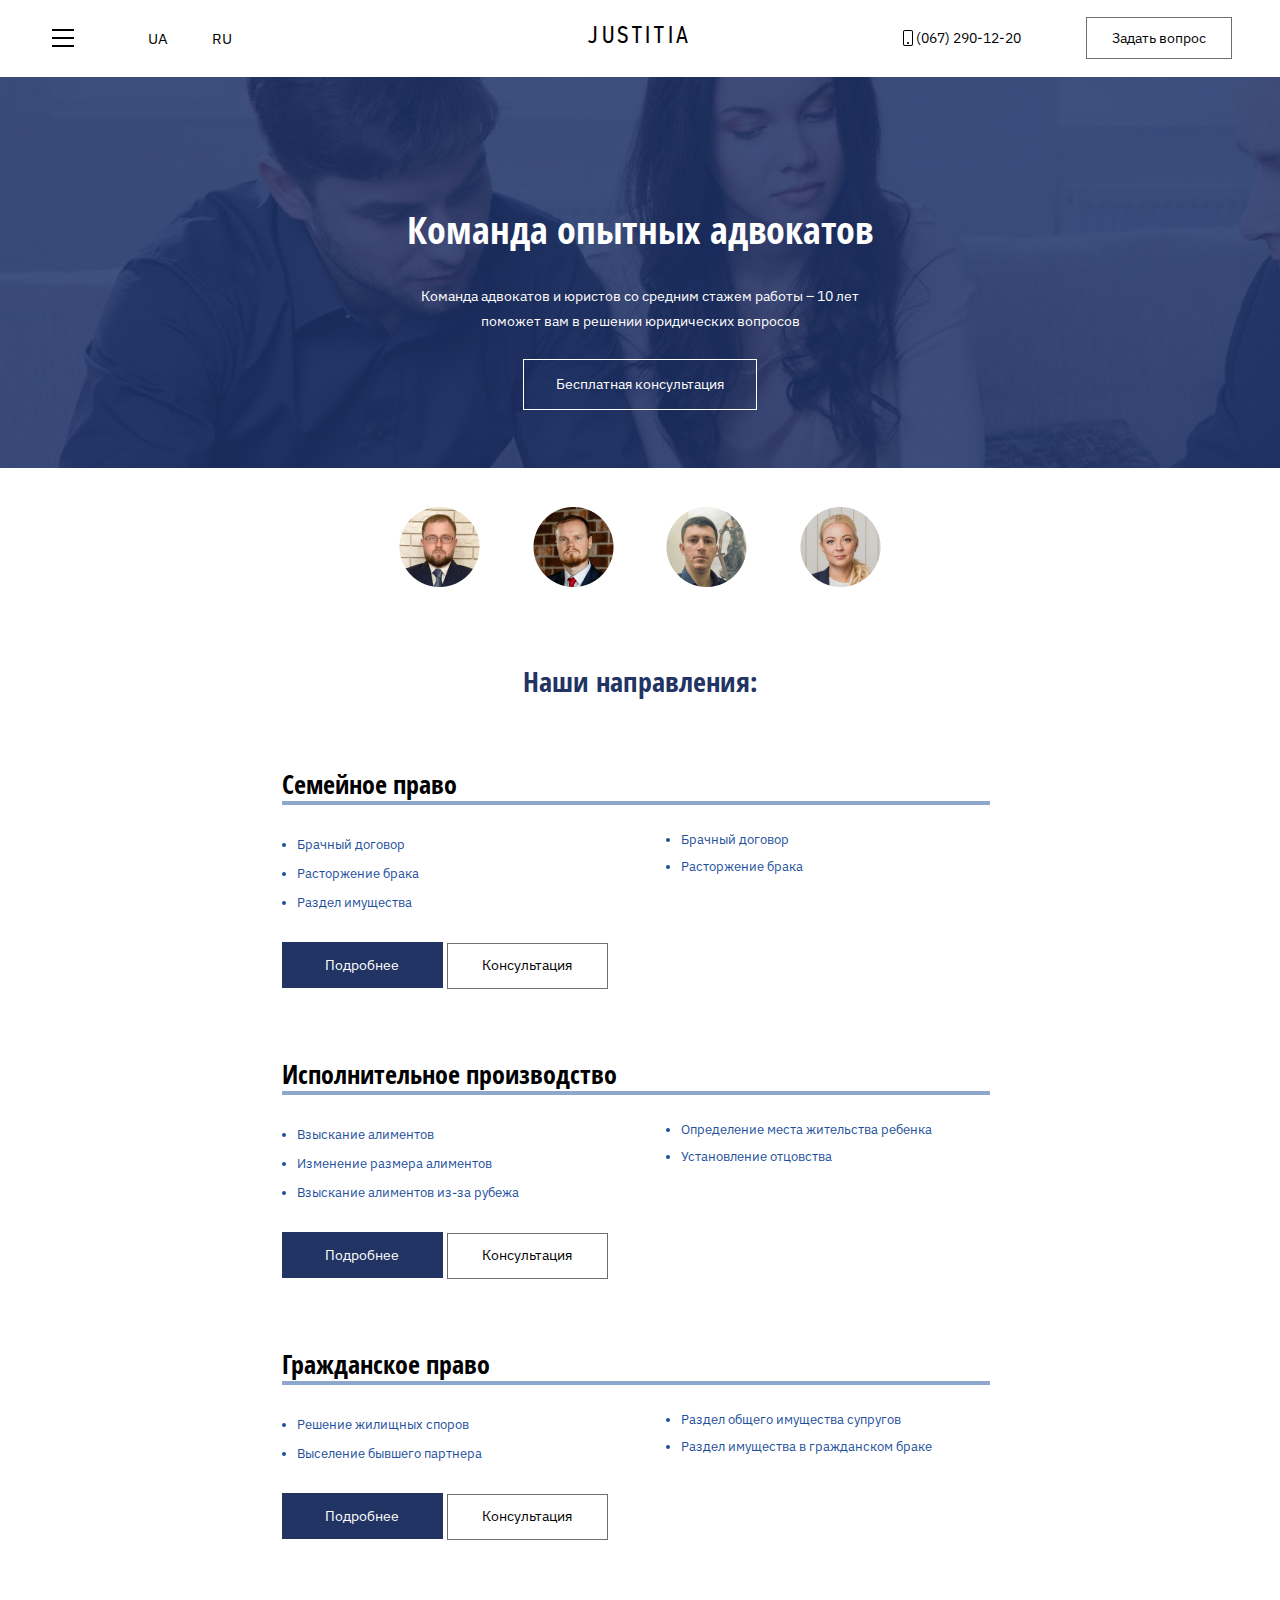
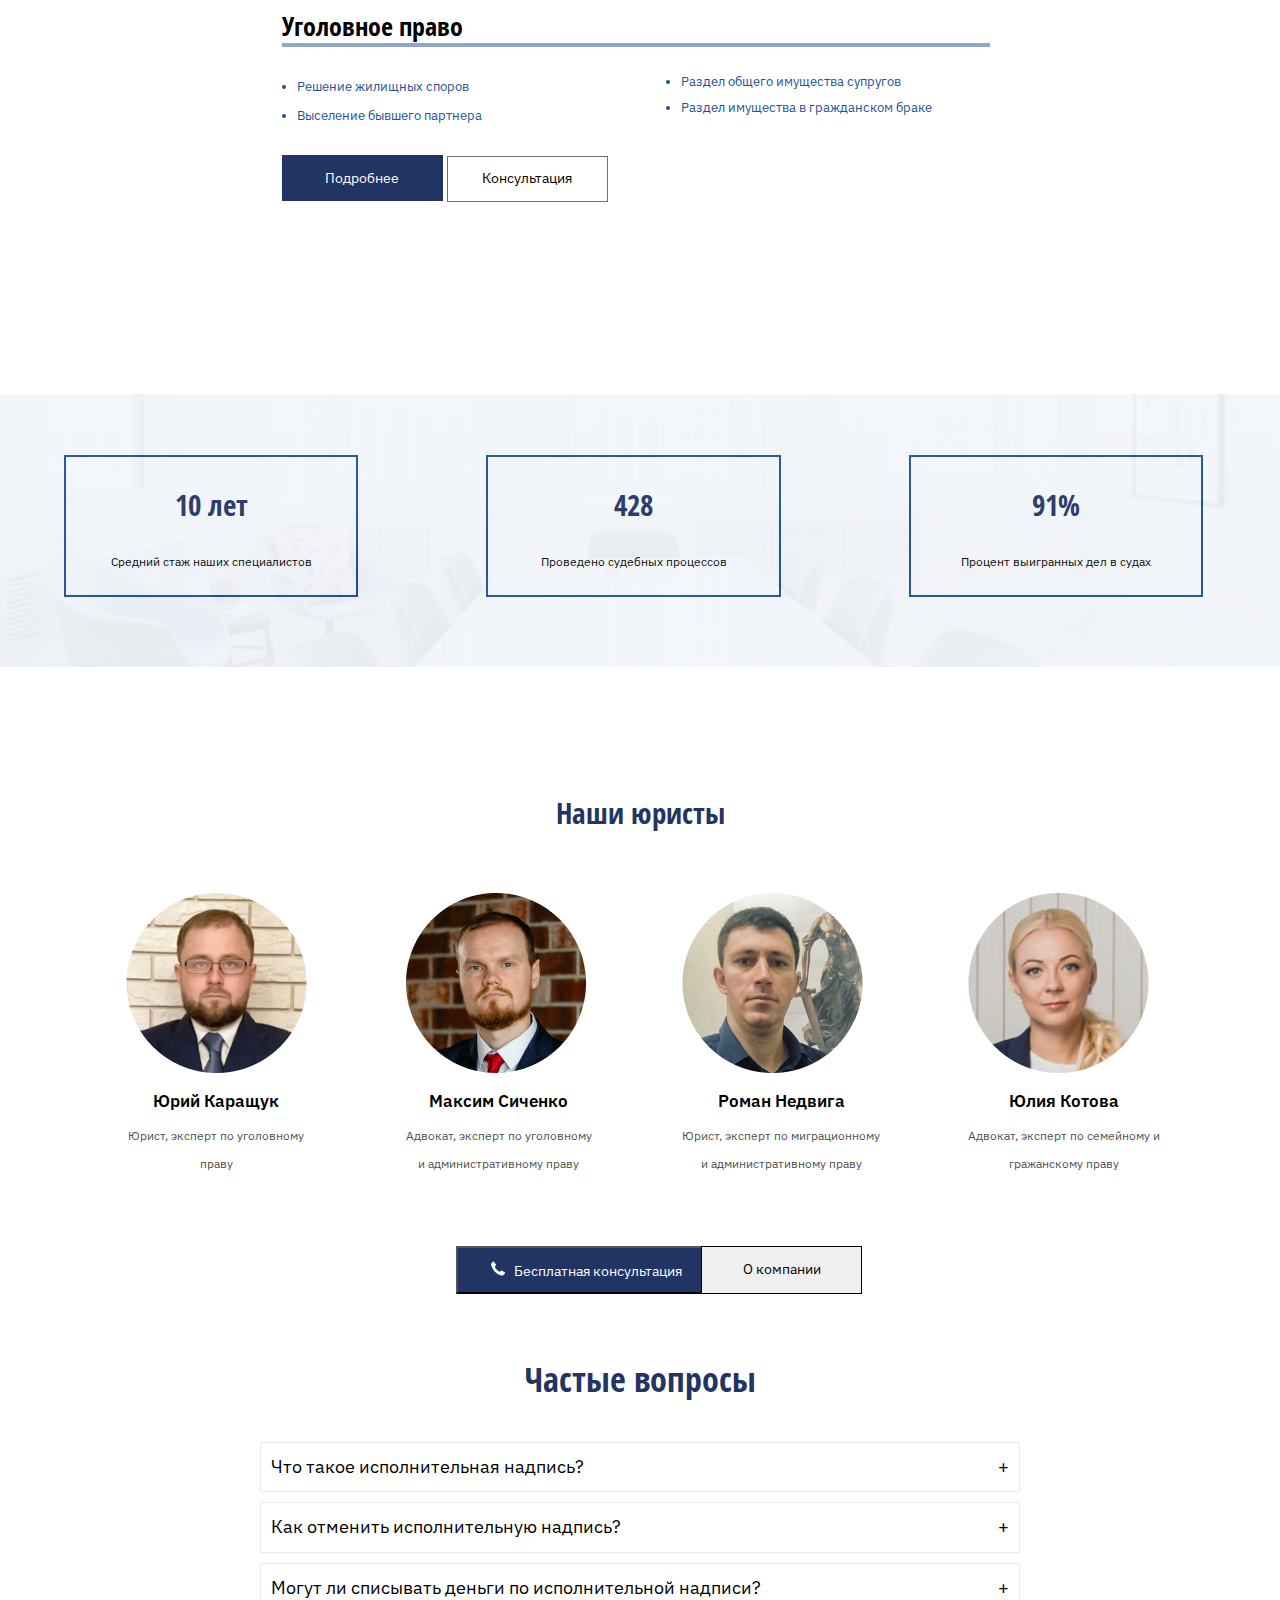
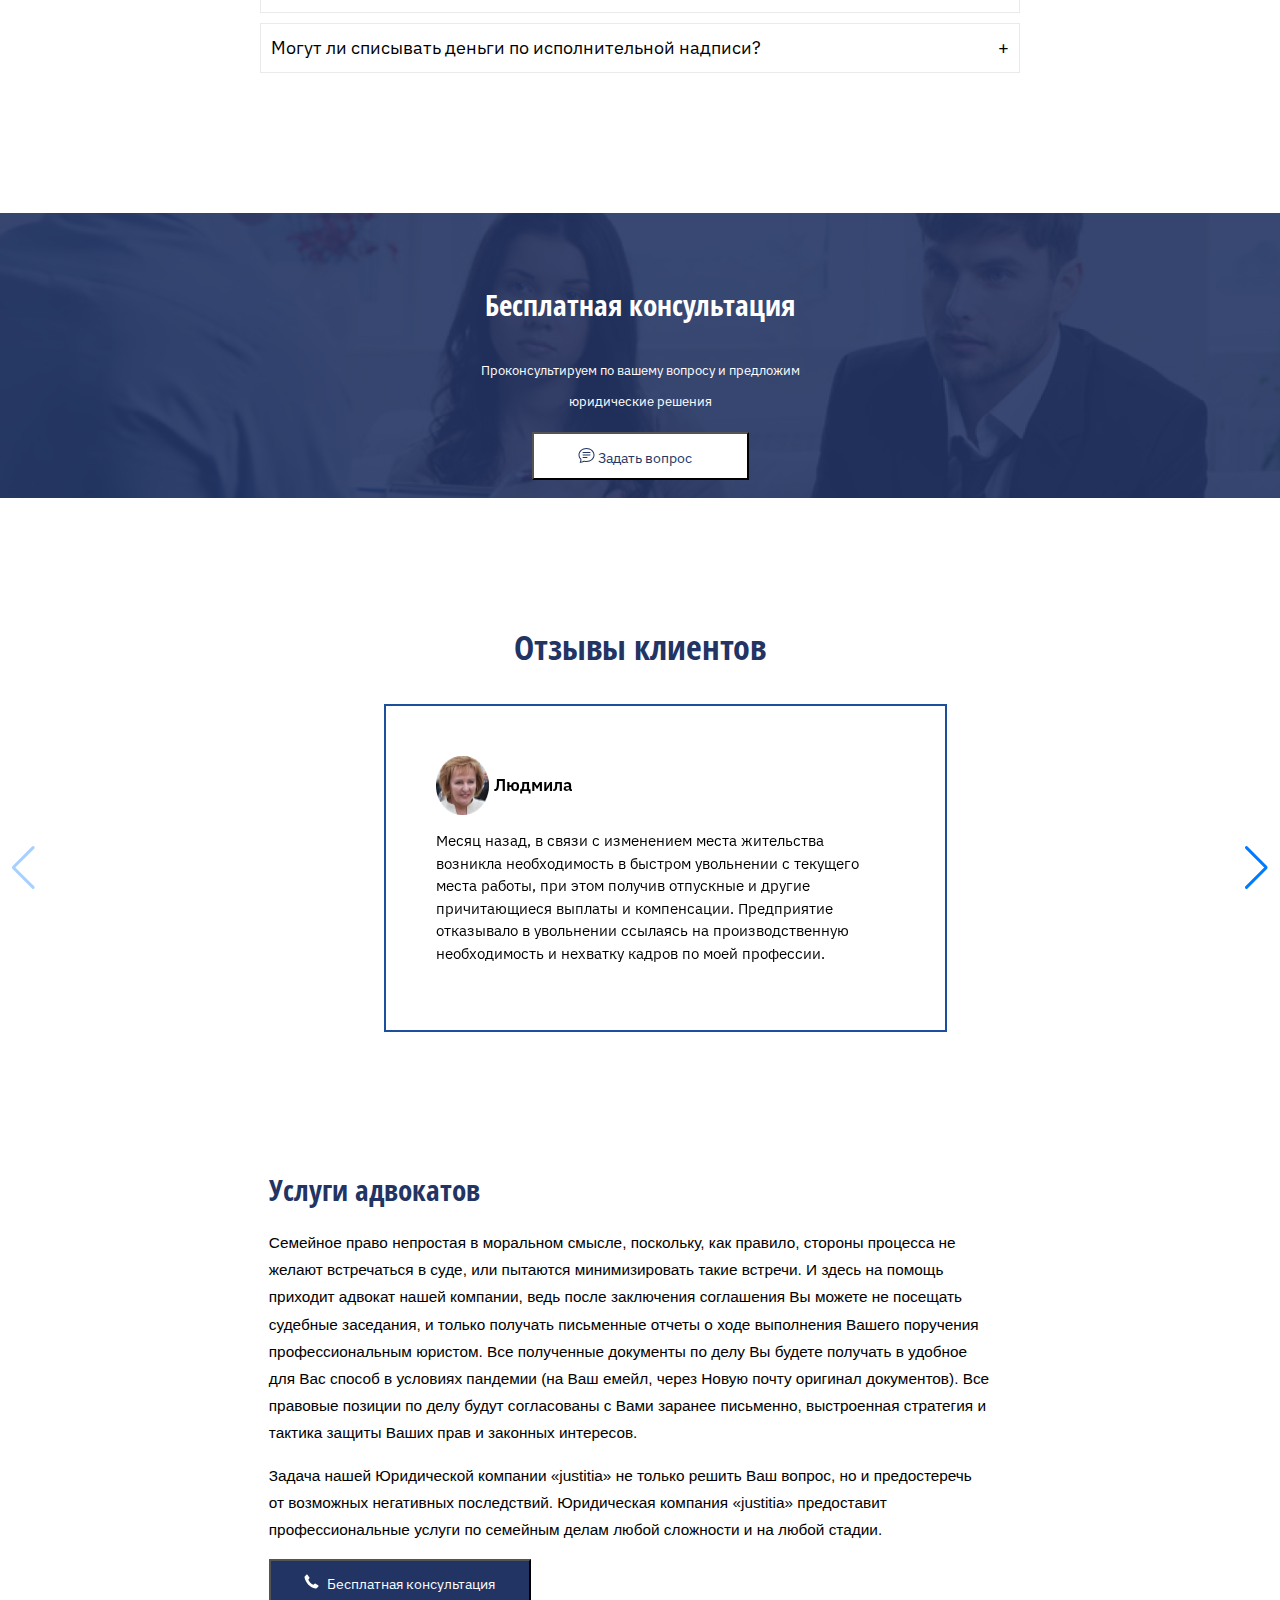
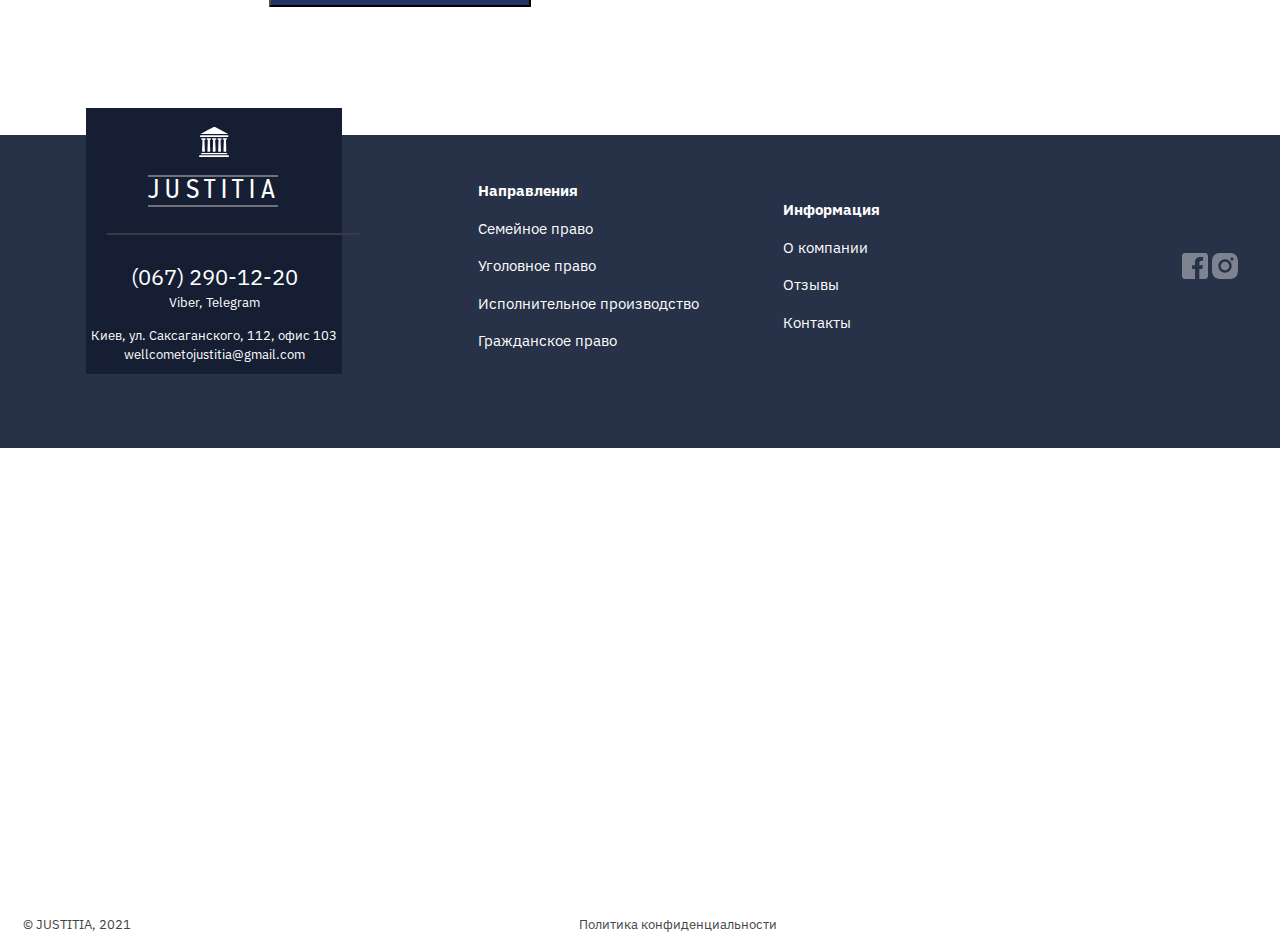
<file: portfolio/justitia/index.html>
<!DOCTYPE html>
<html lang="en">
<head>
    <meta charset="UTF-8">
    <meta name="viewport" content="width=device-width, initial-scale=1.0">
    <link rel="preconnect" href="https://fonts.googleapis.com">
    <link rel="preconnect" href="https://fonts.gstatic.com" crossorigin>
    <link href="https://fonts.googleapis.com/css2?family=IBM+Plex+Sans:ital,wght@0,100;0,200;0,300;0,400;0,500;0,600;0,700;1,100;1,200;1,300;1,400;1,500;1,600;1,700&family=Jost:ital,wght@0,100..900;1,100..900&family=Roboto:ital,wght@0,100;0,300;0,400;0,500;0,700;0,900;1,100;1,300;1,400;1,500;1,700;1,900&display=swap" rel="stylesheet">
    <link rel="preconnect" href="https://fonts.googleapis.com">
    <link rel="preconnect" href="https://fonts.gstatic.com" crossorigin>
    <link href="https://fonts.googleapis.com/css2?family=IBM+Plex+Sans:ital,wght@0,100;0,200;0,300;0,400;0,500;0,600;0,700;1,100;1,200;1,300;1,400;1,500;1,600;1,700&family=Jost:ital,wght@0,100..900;1,100..900&family=Playfair+Display:ital,wght@0,400..900;1,400..900&family=Roboto:ital,wght@0,100;0,300;0,400;0,500;0,700;0,900;1,100;1,300;1,400;1,500;1,700;1,900&display=swap" rel="stylesheet">
    <link rel="preconnect" href="https://fonts.googleapis.com">
    <link rel="preconnect" href="https://fonts.gstatic.com" crossorigin>
    <link href="https://fonts.googleapis.com/css2?family=IBM+Plex+Sans:ital,wght@0,100;0,200;0,300;0,400;0,500;0,600;0,700;1,100;1,200;1,300;1,400;1,500;1,600;1,700&family=Jost:ital,wght@0,100..900;1,100..900&family=Montserrat:ital,wght@0,100..900;1,100..900&family=Playfair+Display:ital,wght@0,400..900;1,400..900&family=Roboto:ital,wght@0,100;0,300;0,400;0,500;0,700;0,900;1,100;1,300;1,400;1,500;1,700;1,900&display=swap" rel="stylesheet">

    <link rel="stylesheet" href="https://unpkg.com/swiper/swiper-bundle.min.css" />
    <link rel="stylesheet" href="style.css">
    <title>Document</title>
</head>
<body style="margin: 0%;">
    <div class="wrapper">

        <!-- МЕНЮ -->

        <div class="menu">
            <div class="menu__grid1">
                <svg width="22" height="18" viewBox="0 0 22 18" fill="none" xmlns="http://www.w3.org/2000/svg">
                    <rect width="22" height="2" fill="black" />
                    <rect y="8" width="22" height="2" fill="black" />
                    <rect y="16" width="22" height="2" fill="black" />
                  </svg>
                  <p class="menu__text">UA</p>
                  <p class="menu__text">RU</p>
            </div>
            <div>
                <p class="menu__text1">justitia</p>
            </div>
            <div class="menu__grid2">
                <div class="menu__flex">
                    <svg width="16" height="16" viewBox="0 0 16 16" fill="none" xmlns="http://www.w3.org/2000/svg">
                        <g clip-path="url(#clip0_2_2857)">
                          <path d="M11 1C11.2652 1 11.5196 1.10536 11.7071 1.29289C11.8946 1.48043 12 1.73478 12 2V14C12 14.2652 11.8946 14.5196 11.7071 14.7071C11.5196 14.8946 11.2652 15 11 15H5C4.73478 15 4.48043 14.8946 4.29289 14.7071C4.10536 14.5196 4 14.2652 4 14V2C4 1.73478 4.10536 1.48043 4.29289 1.29289C4.48043 1.10536 4.73478 1 5 1H11ZM5 0C4.46957 0 3.96086 0.210714 3.58579 0.585786C3.21071 0.960859 3 1.46957 3 2V14C3 14.5304 3.21071 15.0391 3.58579 15.4142C3.96086 15.7893 4.46957 16 5 16H11C11.5304 16 12.0391 15.7893 12.4142 15.4142C12.7893 15.0391 13 14.5304 13 14V2C13 1.46957 12.7893 0.960859 12.4142 0.585786C12.0391 0.210714 11.5304 0 11 0L5 0Z" fill="black" />
                          <path d="M8 14C8.26522 14 8.51957 13.8946 8.70711 13.7071C8.89464 13.5196 9 13.2652 9 13C9 12.7348 8.89464 12.4804 8.70711 12.2929C8.51957 12.1054 8.26522 12 8 12C7.73478 12 7.48043 12.1054 7.29289 12.2929C7.10536 12.4804 7 12.7348 7 13C7 13.2652 7.10536 13.5196 7.29289 13.7071C7.48043 13.8946 7.73478 14 8 14Z" fill="black" />
                        </g>
                        <defs>
                          <clipPath id="clip0_2_2857">
                            <rect width="16" height="16" fill="white" />
                          </clipPath>
                        </defs>
                      </svg>
                      <p class="menu__text2">(067) 290-12-20</p>
                </div>
                <button class="button">Задать вопрос</button>
            </div>
        </div>

        <!-- БЛОК ПЕРВЫЙ -->

        <div class="blok1">
            <div class="blok1__color">
                <div class="blok1__grid">
                    <p class="blok1__text">Команда опытных адвокатов</p>
                    <div style="margin: 0px 0px 2%;">
                        <p class="blok1__text1">Команда адвокатов и юристов со средним стажем работы – 10 лет</p>
                        <p class="blok1__text1">поможет вам в решении юридических вопросов</p>
                    </div>
                    <button class="button1">Бесплатная консультация</button>
                </div>
            </div>
        </div>

        <!-- БЛОК ВТОРОЙ -->    
         <div class="blok2">
            <img src="/portfolio/justitia/img/Mask Group (1).png" >
            <img src="/portfolio/justitia/img/Mask Group (2).png" alt="">
            <img src="/portfolio/justitia/img/Mask Group (3).png" alt="">
            <img src="/portfolio/justitia/img/Mask Group (4).png" alt="">
         </div>

         <!-- БЛОК ТРЕТИЙ -->

         <div class="blok3">
            <h1 class="blok3__h1">Наши направления:</h1>
            <div class="blok3__position">
                <div class="margin">
                    <h2 class="blok3__h2">Семейное право</h2>
                    <div class="poloska"></div>
                    <div class="blok3__spisok">
                        <div>
                            <ul style="padding: 0px;margin: 8% 0px 8% 1%;">
                                <li class="text">Брачный договор</li>
                                <li class="text">Расторжение брака</li>
                                <li class="text">Раздел имущества</li>
                            </ul>
                        </div>
                        <div>
                            <ul style="padding: 0px;margin: 8% 0px 8% 1%;">
                                <li class="text">Брачный договор</li>
                                <li class="text">Расторжение брака</li>
                            </ul>
                        </div>
                    </div>
                    <div>
                        <button class="button3">Подробнее</button>
                        <button class="button4">Консультация</button>
                    </div>
                </div>
                <div class="margin">
                    <h2 class="blok3__h2">Исполнительное производство</h2>
                    <div class="poloska"></div>
                    <div class="blok3__spisok">
                        <div>
                            <ul style="padding: 0px;margin: 8% 0px 8% 1%;">
                                <li class="text">Взыскание алиментов</li>
                                <li class="text">Изменение размера алиментов</li>
                                <li class="text">Взыскание алиментов из-за рубежа</li>
                            </ul>
                        </div>
                        <div>
                            <ul style="padding: 0px;margin: 8% 0px 8% 1%;">
                                <li class="text">Определение места жительства ребенка</li>
                                <li class="text">Установление отцовства</li>
                            </ul>
                        </div>
                    </div>
                    <div>
                        <button class="button3">Подробнее</button>
                        <button class="button4">Консультация</button>
                    </div>
                </div>
                <div class="margin">
                    <h2 class="blok3__h2">Гражданское право</h2>
                    <div class="poloska"></div>
                    <div class="blok3__spisok">
                        <div>
                            <ul style="padding: 0px;margin: 8% 0px 8% 1%;">
                                <li class="text">Решение жилищных споров</li>
                                <li class="text">Выселение бывшего партнера</li>
                            </ul>
                        </div>
                        <div>
                            <ul style="padding: 0px;margin: 8% 0px 8% 1%;">
                                <li class="text">Раздел общего имущества супругов</li>
                                <li class="text">Раздел имущества в гражданском браке</li>
                            </ul>
                        </div>
                    </div>
                    <div>
                        <button class="button3">Подробнее</button>
                        <button class="button4">Консультация</button>
                    </div>
                </div>
                <div class="margin">
                    <h2 class="blok3__h2">Уголовное право</h2>
                    <div class="poloska"></div>
                    <div class="blok3__spisok">
                        <div>
                            <ul style="padding: 0px;margin: 8% 0px 8% 1%;">
                                <li class="text">Решение жилищных споров</li>
                                <li class="text">Выселение бывшего партнера</li>
                            </ul>
                        </div>
                        <div>
                            <ul style="padding: 0px;margin: 8% 0px 8% 1%;">
                                <li class="text">Раздел общего имущества супругов</li>
                                <li class="text">Раздел имущества в гражданском браке</li>
                            </ul>
                        </div>
                    </div>
                    <div>
                        <button class="button3">Подробнее</button>
                        <button class="button4">Консультация</button>
                    </div>
                </div>
            </div>
         </div>

         <!-- БЛОК ЧЕТВЕРТЫЙ -->

         <div class="blok4">
            <div class="blok4__color">
                <div class="blok4__grid">
                    <div class="squar">
                        <p class="text2">10 лет</p>
                        <p class="text3">Средний стаж наших специалистов</p>
                    </div>
                    <div class="squar">
                        <p class="text2">428</p>
                        <p class="text3">Проведено судебных процессов</p>
                    </div>
                    <div class="squar">
                        <p class="text2">91%</p>
                        <p class="text3">Процент выигранных дел в судах</p>
                    </div>
                </div>
            </div>
         </div>

         <!-- БЛОК ПЯТЫЙ -->

         <div class="blok5">
            <h1 class="blok5__h1">Наши юристы</h1>
            <div class="blok5__grid">
                <div>
                    <img src="/portfolio/justitia/img/Mask Group (5).png" alt="">
                    <h2 class="blok5__h2">Юрий Каращук</h2>
                    <p class="blok5__text">Юрист, эксперт по уголовному </p>
                    <p class="blok5__text">праву</p>
                </div>
                <div>
                    <img src="/portfolio/justitia/img/Mask Group (6).png" alt="">
                    <h2 class="blok5__h2">Максим Сиченко</h2>
                    <p class="blok5__text">Адвокат,  эксперт по уголовному </p>
                    <p class="blok5__text">и административному праву</p>
                </div>
                <div>
                    <img src="/portfolio/justitia/img/Mask Group (7).png" alt="">
                    <h2 class="blok5__h2">Роман Недвига</h2>
                    <p class="blok5__text">Юрист, эксперт по миграционному</p>
                    <p class="blok5__text">и административному праву</p>
                </div>
                <div>
                    <img src="/portfolio/justitia/img/Mask Group (8).png" alt="">
                    <h2 class="blok5__h2">Юлия Котова</h2>
                    <p class="blok5__text">Адвокат, эксперт по семейному и </p>
                    <p class="blok5__text">гражанскому праву</p>
                </div>
            </div>
            <div style="display: grid;
            grid-template-columns: 20% 10%;
            justify-content: center;">
                <button class="button2"><svg width="14" height="15" viewBox="0 0 14 15" fill="none" xmlns="http://www.w3.org/2000/svg" style="margin: 0px 9px 0px 0px;">
                    <path d="M5.81939 8.67553C6.67755 9.5645 7.7159 10.2508 8.86151 10.6863L10.4113 9.42696C10.4573 9.39464 10.5118 9.37734 10.5676 9.37734C10.6234 9.37734 10.6778 9.39464 10.7238 9.42696L13.6015 11.3202C13.7107 11.3873 13.8032 11.4794 13.8716 11.5892C13.94 11.6991 13.9825 11.8236 13.9956 11.9531C14.0088 12.0826 13.9923 12.2134 13.9474 12.3352C13.9025 12.4571 13.8305 12.5666 13.7371 12.6552L12.3887 14.0153C12.1956 14.2101 11.9583 14.3531 11.6979 14.4315C11.4375 14.5099 11.1622 14.5212 10.8964 14.4645C8.24577 13.9054 5.8026 12.5962 3.84613 10.6863C1.93309 8.75749 0.60927 6.30322 0.0352662 3.62123C-0.0214379 3.35409 -0.00960299 3.07653 0.069624 2.81543C0.148851 2.55434 0.292783 2.31857 0.487472 2.13097L1.8852 0.754053C1.97169 0.663289 2.07718 0.593682 2.19375 0.550445C2.31032 0.507207 2.43496 0.49146 2.55833 0.504382C2.68171 0.517303 2.80062 0.558559 2.90617 0.62506C3.01172 0.69156 3.10117 0.781583 3.16782 0.888387L5.08353 3.78915C5.11657 3.8347 5.13441 3.88989 5.13441 3.94657C5.13441 4.00326 5.11657 4.05844 5.08353 4.10399L3.82147 5.65303C4.25952 6.79945 4.942 7.83192 5.81939 8.67553Z" fill="white" />
                  </svg>Бесплатная консультация</button>
                  <button class="button5">О компании</button>
            </div>
         </div>

         <!-- БЛОК ШЕСТОЙ -->

         <div class="blok6">
            <h1 class="blok6__h1">Частые вопросы</h1>
            <div class="accordion">
                <div class="tab">
                    <input type="checkbox" id="tab1" name="tab-group">
                    <label for="tab1" class="tab-title">Что такое исполнительная надпись? </label> 
                    <section class="tab-content"> 
                     <p>Lorem ipsum, dolor sit amet consectetur adipisicing elit. Expedita nihil totam dolore neque natus, cumque doloremque porro atque, vel quae deleniti aliquam possimus, quas maxime est debitis ipsam rem optio.</p>
                    </section> 
                   </div> 
                <div class="tab">
                    <input type="checkbox" id="tab2" name="tab-group">
                    <label for="tab2" class="tab-title">Как отменить исполнительную надпись?</label> 
                    <section class="tab-content"> 
                     <p>Lorem ipsum dolor, sit amet consectetur adipisicing elit. Nobis sit cupiditate earum ut beatae eaque rem laboriosam nihil optio doloribus velit pariatur a alias veritatis tempora, sapiente accusamus! Laboriosam, aliquid?</p>
                    </section> 
                   </div> 
                <div class="tab">
                    <input type="checkbox" id="tab3" name="tab-group">
                    <label for="tab3" class="tab-title" >Могут ли списывать деньги по исполнительной надписи? </label>
                    <section class="tab-content">
                     <p>Lorem ipsum dolor sit amet consectetur adipisicing elit. Accusamus totam nisi omnis quo possimus distinctio, aliquid molestiae soluta enim et similique voluptates, quasi at! Laborum dignissimos delectus explicabo dolorum eveniet.</p>
                    </section>
                   </div>
                   <div class="tab">
                    <input type="checkbox" id="tab4" name="tab-group">
                    <label for="tab4" class="tab-title">Могут ли списывать деньги по исполнительной надписи?</label> 
                    <section class="tab-content"> 
                     <p>Lorem ipsum, dolor sit amet consectetur adipisicing elit. Expedita nihil totam dolore neque natus, cumque doloremque porro atque, vel quae deleniti aliquam possimus, quas maxime est debitis ipsam rem optio.</p>
                    </section> 
                   </div> 
            </div>
         </div>

         <!-- БЛОК СЕДЬМОЙ -->

         <div class="blok7">
            <div class="blok7__color">
                <div class="blok7__grid">
                    <div></div>
                    <h1 class="blok7__h1">Бесплатная консультация</h1>
                    <p class="blok7__text">Проконсультируем по вашему вопросу и предложим </p>
                    <p class="blok7__text">юридические решения</p>
                    <button class="button6">
                        <svg width="17" height="16" viewBox="0 0 17 16" fill="none" xmlns="http://www.w3.org/2000/svg">
                            <path d="M3.178 11.8413C3.2818 11.9455 3.36133 12.0713 3.41094 12.2097C3.46055 12.3482 3.47901 12.4959 3.465 12.6423C3.39472 13.3198 3.26148 13.9894 3.067 14.6423C4.462 14.3193 5.314 13.9453 5.701 13.7493C5.9205 13.6381 6.17329 13.6117 6.411 13.6753C7.09243 13.8569 7.79477 13.9484 8.5 13.9473C12.496 13.9473 15.5 11.1403 15.5 7.94727C15.5 4.75527 12.496 1.94727 8.5 1.94727C4.504 1.94727 1.5 4.75527 1.5 7.94727C1.5 9.41527 2.117 10.7773 3.178 11.8413ZM2.685 15.7463C2.44807 15.7932 2.21037 15.8362 1.972 15.8753C1.772 15.9073 1.62 15.6993 1.699 15.5133C1.78779 15.3039 1.86918 15.0914 1.943 14.8763L1.946 14.8663C2.194 14.1463 2.396 13.3183 2.47 12.5473C1.243 11.3173 0.5 9.70727 0.5 7.94727C0.5 4.08127 4.082 0.947266 8.5 0.947266C12.918 0.947266 16.5 4.08127 16.5 7.94727C16.5 11.8133 12.918 14.9473 8.5 14.9473C7.70765 14.9483 6.91859 14.8455 6.153 14.6413C5.633 14.9043 4.514 15.3833 2.685 15.7463Z" fill="#223463" />
                            <path d="M4.5 5.44727C4.5 5.31466 4.55268 5.18748 4.64645 5.09371C4.74021 4.99994 4.86739 4.94727 5 4.94727H12C12.1326 4.94727 12.2598 4.99994 12.3536 5.09371C12.4473 5.18748 12.5 5.31466 12.5 5.44727C12.5 5.57987 12.4473 5.70705 12.3536 5.80082C12.2598 5.89459 12.1326 5.94727 12 5.94727H5C4.86739 5.94727 4.74021 5.89459 4.64645 5.80082C4.55268 5.70705 4.5 5.57987 4.5 5.44727ZM4.5 7.94727C4.5 7.81466 4.55268 7.68748 4.64645 7.59371C4.74021 7.49994 4.86739 7.44727 5 7.44727H12C12.1326 7.44727 12.2598 7.49994 12.3536 7.59371C12.4473 7.68748 12.5 7.81466 12.5 7.94727C12.5 8.07987 12.4473 8.20705 12.3536 8.30082C12.2598 8.39459 12.1326 8.44727 12 8.44727H5C4.86739 8.44727 4.74021 8.39459 4.64645 8.30082C4.55268 8.20705 4.5 8.07987 4.5 7.94727ZM4.5 10.4473C4.5 10.3147 4.55268 10.1875 4.64645 10.0937C4.74021 9.99994 4.86739 9.94727 5 9.94727H9C9.13261 9.94727 9.25979 9.99994 9.35355 10.0937C9.44732 10.1875 9.5 10.3147 9.5 10.4473C9.5 10.5799 9.44732 10.7071 9.35355 10.8008C9.25979 10.8946 9.13261 10.9473 9 10.9473H5C4.86739 10.9473 4.74021 10.8946 4.64645 10.8008C4.55268 10.7071 4.5 10.5799 4.5 10.4473Z" fill="#223463" />
                          </svg>
                        Задать вопрос
                    </button>
                </div>
            </div>
         </div>

         <!-- БЛОК ВОСЬМОЙ -->

         <div class="blok8">
            <h1 class="blok8__h1">Отзывы клиентов</h1>
            <div class="swiper">
                <!-- Additional required wrapper -->
                <div class="swiper-wrapper">
                    <!-- Slides -->
                     
                    <div class="swiper-slide">
                        <div class="blok8__blok">
                            <div style="padding: 9%;">
                                <div class="blok8__flex">
                                    <img src="/portfolio/justitia/img/Mask Group (9).png" alt="">
                                    <p class="blok8__text">Людмила</p>
                                </div>
                                <p class="blok8__text1">Месяц назад, в связи с изменением места жительства <br> возникла необходимость в быстром увольнении с текущего <br> места работы, при этом получив отпускные и другие <br> причитающиеся выплаты и компенсации. Предприятие <br> отказывало в увольнении ссылаясь на производственную <br> необходимость и нехватку кадров по моей профессии. </p>
                            </div>
                        </div>
                    </div>
                    <div class="swiper-slide">
                        <div class="blok8__blok">
                            <div style="padding: 9%;">
                                <div class="blok8__flex">
                                    <img src="/portfolio/justitia/img/Mask Group (10).png" alt="">
                                    <p class="blok8__text">Елена</p>
                                </div>
                                <p class="blok8__text1">При разводе с бывшим мужем встал вопрос о разделе <br> имущества. На помощь пришел юрист Валерий Лебедев,<br> который смог доходчиво и понятно объяснить, что нужно <br> делать. Помог выиграть в суде. Рекомендую всем!</p>
                            </div>
                        </div>
                    </div>
                </div>
                <!-- If we need navigation buttons -->
                <div class="swiper-button-prev"></div>
                <div class="swiper-button-next"></div>
            </div>
            
         </div>

         <!-- БЛОК ДЕВЯТЫЙ -->

         <div class="blok9">
            <h1 class="blok9__h1">Услуги адвокатов</h1>
            <div>
                <p class="blok9__text">
                    Семейное право непростая в моральном смысле, поскольку, как правило, стороны процесса не <br> желают встречаться в суде, или пытаются минимизировать такие встречи. И здесь на помощь <br> приходит адвокат нашей компании, ведь после заключения соглашения Вы можете не посещать <br> судебные заседания, и только получать письменные отчеты о ходе выполнения Вашего поручения <br> профессиональным юристом. Все полученные документы по делу Вы будете получать в удобное <br> для Вас способ в условиях пандемии (на Ваш емейл, через Новую почту оригинал документов). Все <br> правовые позиции по делу будут согласованы с Вами заранее письменно, выстроенная стратегия и <br> тактика защиты Ваших прав и законных интересов.
                </p>
                <p class="blok9__text">
                    Задача нашей Юридической компании «justitia» не только решить Ваш вопрос, но и предостеречь <br> от возможных негативных последствий. Юридическая компания «justitia» предоставит <br> профессиональные услуги по семейным делам любой сложности и на любой стадии.
                </p>
            </div>
            <button class="button2"><svg width="15" height="15" viewBox="0 0 15 15" fill="none" xmlns="http://www.w3.org/2000/svg" style="margin: 0px 4% 0px 0px;">
                <path d="M6.31939 8.67553C7.17755 9.5645 8.2159 10.2508 9.36151 10.6863L10.9113 9.42696C10.9573 9.39464 11.0118 9.37734 11.0676 9.37734C11.1234 9.37734 11.1778 9.39464 11.2238 9.42696L14.1015 11.3202C14.2107 11.3873 14.3032 11.4794 14.3716 11.5892C14.44 11.6991 14.4825 11.8236 14.4956 11.9531C14.5088 12.0826 14.4923 12.2134 14.4474 12.3352C14.4025 12.4571 14.3305 12.5666 14.2371 12.6552L12.8887 14.0153C12.6956 14.2101 12.4583 14.3531 12.1979 14.4315C11.9375 14.5099 11.6622 14.5212 11.3964 14.4645C8.74577 13.9054 6.3026 12.5962 4.34613 10.6863C2.43309 8.75749 1.10927 6.30322 0.535266 3.62123C0.478562 3.35409 0.490397 3.07653 0.569624 2.81543C0.648851 2.55434 0.792783 2.31857 0.987472 2.13097L2.3852 0.754053C2.47169 0.663289 2.57718 0.593682 2.69375 0.550445C2.81032 0.507207 2.93496 0.49146 3.05833 0.504382C3.18171 0.517303 3.30062 0.558559 3.40617 0.62506C3.51172 0.69156 3.60117 0.781583 3.66782 0.888387L5.58353 3.78915C5.61657 3.8347 5.63441 3.88989 5.63441 3.94657C5.63441 4.00326 5.61657 4.05844 5.58353 4.10399L4.32147 5.65303C4.75952 6.79945 5.442 7.83192 6.31939 8.67553Z" fill="white" />
              </svg>Бесплатная консультация</button>
         </div>

         <!-- БЛОК ДЕСЯТЫЙ -->

         <div class="blok10">
            <div class="blok10__grid1">
                <div class="blok10__blok">
                    <div >
                        <div class="blok10__grid">
                            <svg width="30" height="30" viewBox="0 0 30 30" fill="none" xmlns="http://www.w3.org/2000/svg" style="margin: 14%;">
                                <path fill-rule="evenodd" clip-rule="evenodd" d="M14.1956 0.164731C13.2523 0.566836 1.55099 6.78249 1.51177 6.90238C1.47895 7.00273 4.27878 7.02833 15.288 7.02833C23.2209 7.02833 29.1054 6.99044 29.1054 6.93926C29.1054 6.89029 26.1897 5.31875 22.6261 3.44686L16.1469 0.0434237L15.3964 0.00816033C14.8232 -0.0188415 14.5395 0.018135 14.1956 0.164731ZM1.29483 8.49821C0.896964 8.83533 0.870947 9.33869 1.23258 9.70281L1.47814 9.95016H15.2463H29.0144L29.26 9.70281C29.5017 9.45949 29.5771 9.0458 29.4435 8.69528C29.2636 8.22315 29.7042 8.23736 15.2088 8.23736H1.60263L1.29483 8.49821ZM2.57406 11.3518C2.38674 11.5046 2.33781 11.642 2.33781 12.0156C2.33781 12.5746 2.61479 12.872 3.13543 12.872H3.46064L3.42192 14.5596C3.40061 15.4878 3.34027 17.0407 3.28783 18.0104C3.2354 18.9801 3.16305 20.8164 3.12703 22.0909C3.04627 24.951 2.97523 24.8112 4.50853 24.8112C5.45335 24.8112 5.51859 24.7975 5.71042 24.5593C5.93857 24.2761 5.93677 24.1088 5.63447 17.6074C5.55582 15.9173 5.49118 14.1603 5.49067 13.7032L5.48988 12.872H5.8401C6.33773 12.872 6.5906 12.5848 6.5906 12.0195C6.5906 11.6869 6.53366 11.5167 6.37155 11.3646C6.16932 11.1749 6.02493 11.1592 4.48141 11.1592C2.98513 11.1592 2.7856 11.1793 2.57406 11.3518ZM7.95499 11.3681C7.74395 11.5351 7.69132 11.6625 7.69132 12.0053C7.69132 12.5334 7.99682 12.872 8.47323 12.872C8.86539 12.872 8.85418 12.2885 8.59261 19.0884C8.48344 21.9256 8.4216 24.3188 8.45512 24.4068C8.56749 24.7016 9.05241 24.8616 9.83302 24.8616C11.099 24.8616 11.3245 24.6311 11.2395 23.4243C11.1989 22.847 11.0188 17.9555 10.8751 13.5269L10.8555 12.9224L11.222 12.8912C11.9382 12.8305 12.2604 11.9219 11.7485 11.4065C11.5077 11.164 11.4709 11.1592 9.86074 11.1592C8.35095 11.1592 8.19735 11.176 7.95499 11.3681ZM13.2811 11.3518C13.0938 11.5046 13.0448 11.642 13.0448 12.0156C13.0448 12.5841 13.3219 12.872 13.8694 12.872H14.2214L14.1603 13.7536C14.1266 14.2385 14.0228 16.8248 13.9295 19.501L13.7598 24.3668L13.9771 24.5857C14.1485 24.7581 14.3432 24.813 14.8948 24.8445C15.8417 24.8983 16.2627 24.8063 16.4605 24.5025C16.6098 24.2731 16.6096 23.8964 16.4585 19.6963C16.3683 17.1898 16.2664 14.6289 16.2321 14.0055L16.1697 12.872H16.5335C17.0471 12.872 17.2976 12.5911 17.2976 12.0156C17.2976 11.6965 17.2383 11.5025 17.0975 11.3607C16.9132 11.1751 16.764 11.1592 15.2073 11.1592C13.6925 11.1592 13.4928 11.1791 13.2811 11.3518ZM18.644 11.4065C18.1137 11.9403 18.4548 12.872 19.1803 12.872H19.4991L19.496 13.6528C19.4942 14.0822 19.4085 16.6288 19.3054 19.3116C19.1765 22.6695 19.1497 24.2595 19.2196 24.4138C19.2753 24.5371 19.4307 24.6882 19.5648 24.7498C19.8803 24.8944 21.2192 24.8944 21.5347 24.7498C22.0275 24.5237 22.0243 24.6142 21.7568 18.4638C21.7279 17.7988 21.674 16.2687 21.6371 15.0634L21.5699 12.872H21.9179C22.6447 12.872 22.9862 11.9408 22.4555 11.4065C22.2145 11.1638 22.179 11.1592 20.5497 11.1592C18.9205 11.1592 18.885 11.1638 18.644 11.4065ZM24.002 11.3607C23.8558 11.5079 23.8019 11.6965 23.8019 12.0602C23.8019 12.6414 24.0251 12.872 24.5875 12.872H24.9283L24.8664 13.9551C24.8324 14.5507 24.73 17.1386 24.6388 19.7057L24.4731 24.3733L24.6907 24.5922C24.8726 24.7755 25.0473 24.8171 25.76 24.8469C26.7519 24.8885 27.176 24.7575 27.27 24.3808C27.3302 24.1391 27.07 15.7664 26.9412 13.804L26.8801 12.872H27.22C27.8852 12.872 28.2201 12.3705 28.001 11.7025C27.9392 11.5136 27.805 11.3142 27.703 11.2591C27.601 11.2042 26.7715 11.1592 25.8598 11.1592C24.3355 11.1592 24.186 11.1754 24.002 11.3607ZM2.72076 25.9393C2.26146 26.0293 1.80696 26.7496 1.95856 27.1474C1.99989 27.2557 4.39136 27.2797 15.1502 27.2797C28.2443 27.2797 28.2916 27.279 28.3555 27.0763C28.4637 26.7329 28.1035 26.1377 27.7044 26.0007C27.4401 25.91 24.3603 25.8824 15.1462 25.8886C8.4318 25.8929 2.84034 25.9158 2.72076 25.9393ZM0.522319 28.3865C-0.0223384 28.6092 -0.17774 29.3403 0.231928 29.7527L0.477489 30H14.9961H29.5147L29.7603 29.7527C30.0784 29.4325 30.08 28.9896 29.7645 28.6203L29.5229 28.3376L15.1299 28.3182C7.14626 28.3076 0.641297 28.338 0.522319 28.3865Z" fill="white" />
                            </svg>
                            <div>
                                <div class="poloska1"></div>
                                <p class="blok10__h1">justitia</p>
                                <div class="poloska1"></div>
                            </div>
                        </div>
                            <div class="poloska2"></div>
                            <div style="margin: 5%;">
                                <p class="blok10__number">(067) 290-12-20</p>
                                <p class="blok10__text">Viber, Telegram</p>
                            </div>
                            <div>
                                <p class="blok10__text">Киев, ул. Саксаганского, 112, офис 103</p>
                                <p class="blok10__text">wellcometojustitia@gmail.com</p>
                        </div>
                    </div>
                </div>
                
                
                    <div>
                        <h2 class="blok10__h2">Направления</h2>
                        <p class="blok10__text1">Семейное право</p>
                        <p class="blok10__text1">Уголовное право</p>
                        <p class="blok10__text1">Исполнительное производство</p>
                        <p class="blok10__text1">Гражданское право</p>
                    </div>
                    <div>
                        <h2 class="blok10__h2">Информация</h2>
                        <p class="blok10__text1">О компании</p>
                        <p class="blok10__text1">Отзывы</p>
                        <p class="blok10__text1">Контакты</p>
                    </div>
                    <div>
                        <svg width="26" height="26" viewBox="0 0 26 26" fill="none" xmlns="http://www.w3.org/2000/svg">
                            <path opacity="0.4" d="M23.1111 0H2.88889C1.3 0 0 1.3 0 2.88889V23.1111C0 24.7014 1.3 26 2.88889 26H13V15.8889H10.1111V12.3139H13V9.35278C13 6.227 14.7507 4.03144 18.4398 4.03144L21.0441 4.03433V7.79711H19.3151C17.8793 7.79711 17.3333 8.87467 17.3333 9.87422V12.3153H21.0427L20.2222 15.8889H17.3333V26H23.1111C24.7 26 26 24.7014 26 23.1111V2.88889C26 1.3 24.7 0 23.1111 0Z" fill="white" />
                          </svg>
                          <svg width="26" height="26" viewBox="0 0 26 26" fill="none" xmlns="http://www.w3.org/2000/svg">
                            <path opacity="0.4" d="M12.9965 8.66482C10.6094 8.66482 8.66141 10.6129 8.66141 13C8.66141 15.3871 10.6094 17.3352 12.9965 17.3352C15.3836 17.3352 17.3316 15.3871 17.3316 13C17.3316 10.6129 15.3836 8.66482 12.9965 8.66482ZM25.9985 13C25.9985 11.2048 26.0148 9.42584 25.914 7.63387C25.8132 5.55247 25.3384 3.70522 23.8164 2.18319C22.2911 0.657911 20.4472 0.186343 18.3658 0.0855244C16.5706 -0.0152937 14.7917 0.000967347 12.9998 0.000967347C11.2046 0.000967347 9.42566 -0.0152937 7.63373 0.0855244C5.55236 0.186343 3.70515 0.661163 2.18315 2.18319C0.657899 3.70847 0.186339 5.55247 0.0855228 7.63387C-0.0152934 9.42909 0.000967329 11.208 0.000967329 13C0.000967329 14.792 -0.0152934 16.5742 0.0855228 18.3661C0.186339 20.4475 0.661151 22.2948 2.18315 23.8168C3.7084 25.3421 5.55236 25.8137 7.63373 25.9145C9.42891 26.0153 11.2078 25.999 12.9998 25.999C14.7949 25.999 16.5739 26.0153 18.3658 25.9145C20.4472 25.8137 22.2944 25.3388 23.8164 23.8168C25.3416 22.2915 25.8132 20.4475 25.914 18.3661C26.0181 16.5742 25.9985 14.7952 25.9985 13ZM12.9965 19.6703C9.30533 19.6703 6.32637 16.6912 6.32637 13C6.32637 9.30876 9.30533 6.32974 12.9965 6.32974C16.6877 6.32974 19.6666 9.30876 19.6666 13C19.6666 16.6912 16.6877 19.6703 12.9965 19.6703ZM19.9398 7.61436C19.078 7.61436 18.382 6.91839 18.382 6.05656C18.382 5.19473 19.078 4.49876 19.9398 4.49876C20.8016 4.49876 21.4976 5.19473 21.4976 6.05656C21.4978 6.2612 21.4577 6.46389 21.3795 6.65301C21.3013 6.84212 21.1866 7.01396 21.0419 7.15866C20.8972 7.30337 20.7254 7.41811 20.5363 7.4963C20.3471 7.5745 20.1445 7.61462 19.9398 7.61436Z" fill="white" />
                          </svg>
                    </div>
                </div>
            </div>

            <!-- БЛОК ОДИННАДЦАТЫЙ -->

            <div>
                <iframe src="https://www.google.com/maps/embed?pb=!1m18!1m12!1m3!1d998.4986965588838!2d30.32019933534914!3d59.96536671882926!2m3!1f0!2f0!3f0!3m2!1i1024!2i768!4f13.1!3m3!1m2!1s0x4696315ced6539c9%3A0xe4a6869c773e90d3!2z0YPQuy4g0JvRjNCy0LAg0KLQvtC70YHRgtC-0LPQviwg0KHQsNC90LrRgi3Qn9C10YLQtdGA0LHRg9GA0LMsINCg0L7RgdGB0LjRjywgMTk3MTAx!5e0!3m2!1sru!2sby!4v1719966668680!5m2!1sru!2sby" width="600" height="450" style="border:0;width: 100%;" allowfullscreen="" loading="lazy" referrerpolicy="no-referrer-when-downgrade" ></iframe>
            </div>

            <!-- БЛОК ДВЕНАДЦАТЫЙ -->

            <div class="blok12">
                <p class="blok12__text">© JUSTITIA, 2021</p>
                <p class="blok12__text1">Политика конфиденциальности</p>
                <p></p>
            </div>
            
         </div>
         <script src="https://unpkg.com/swiper@8/swiper-bundle.min.js" type="text/javascript"></script>
            <script src="js.js" type="text/javascript"></script>
</body>
</html>
</file>
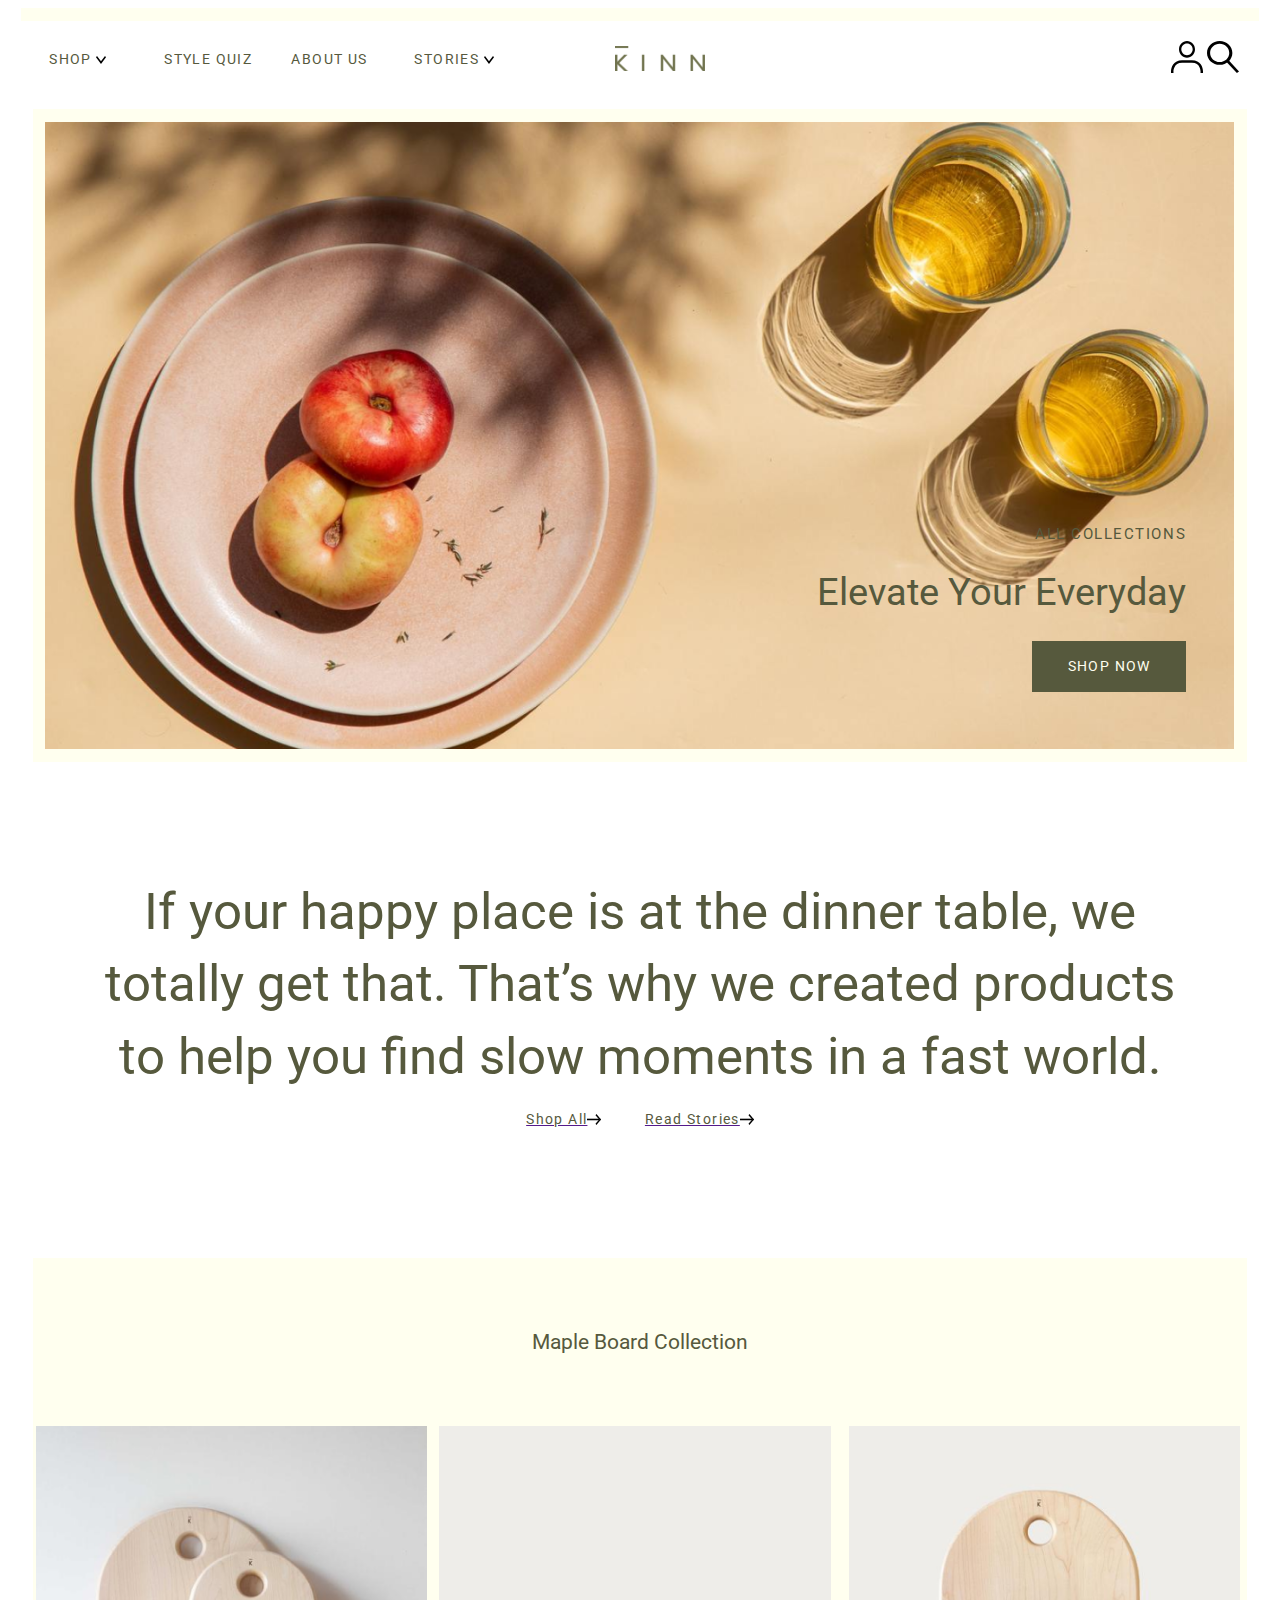
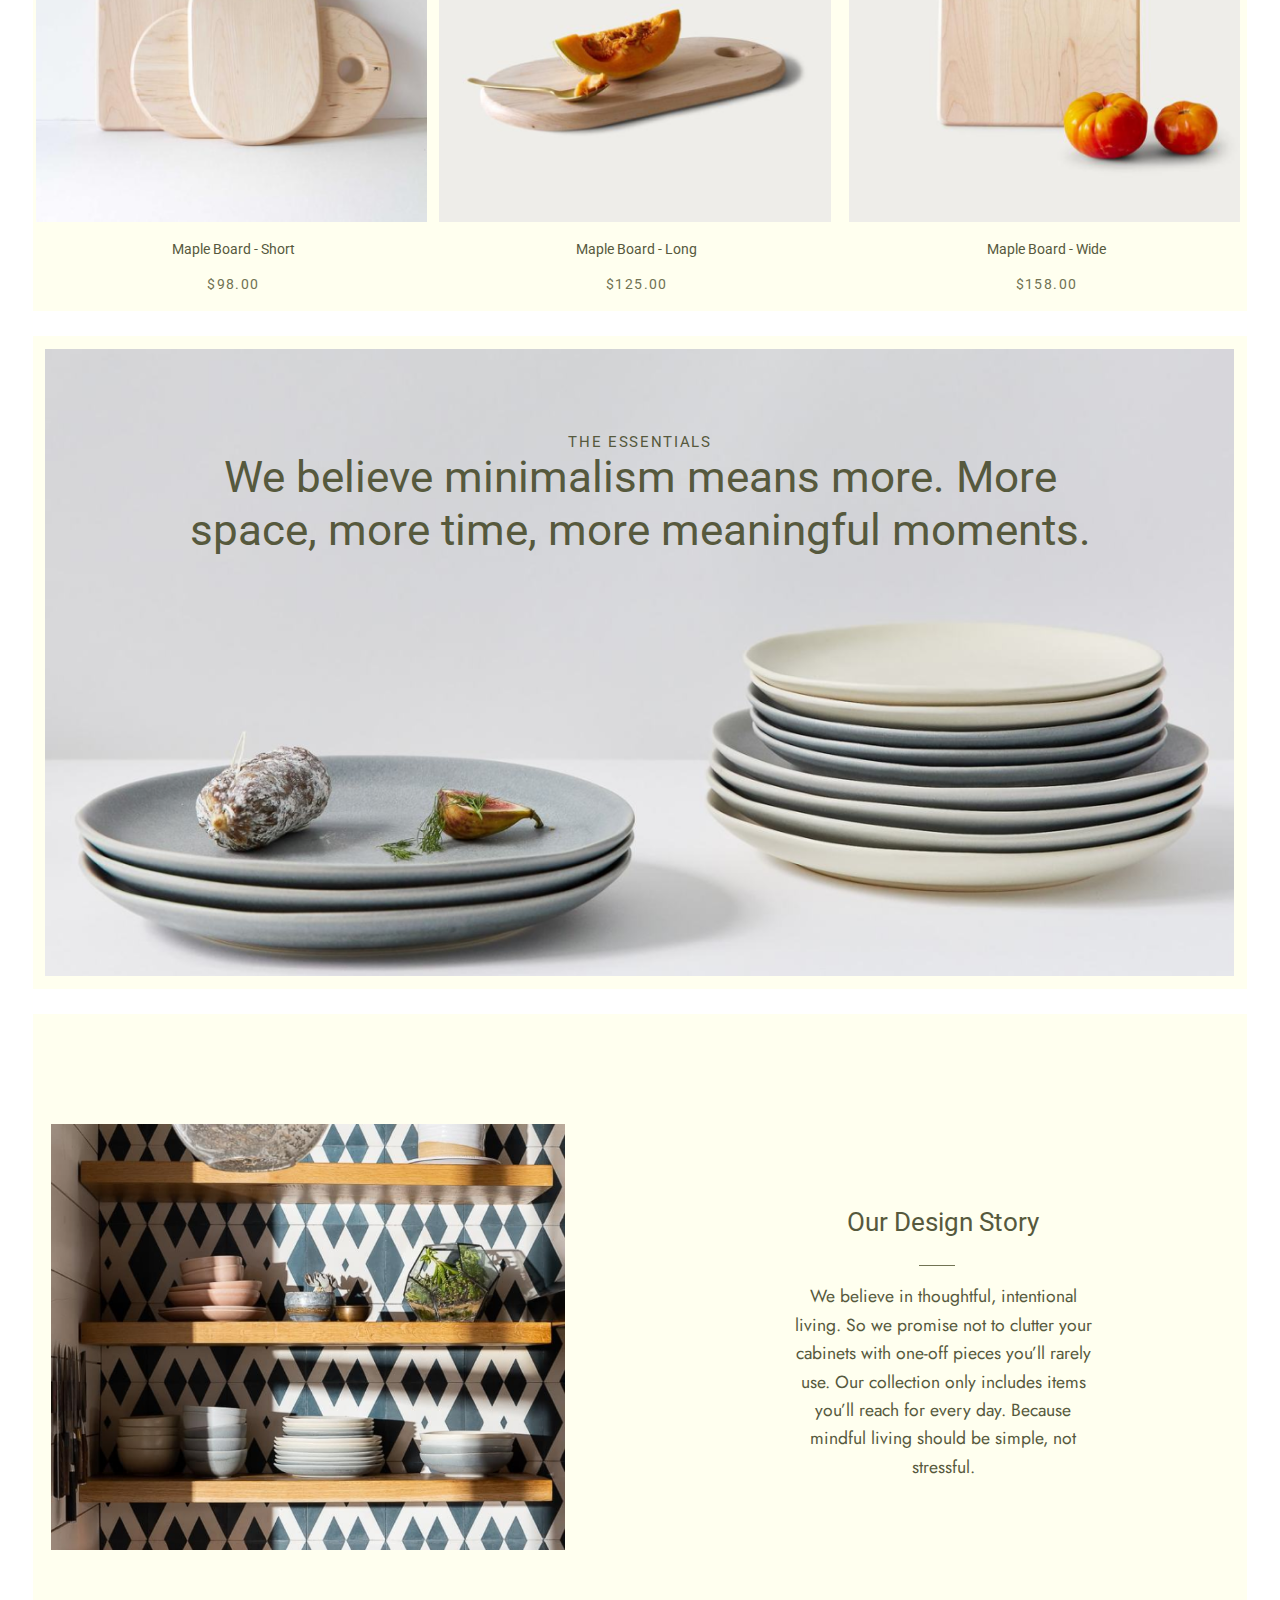
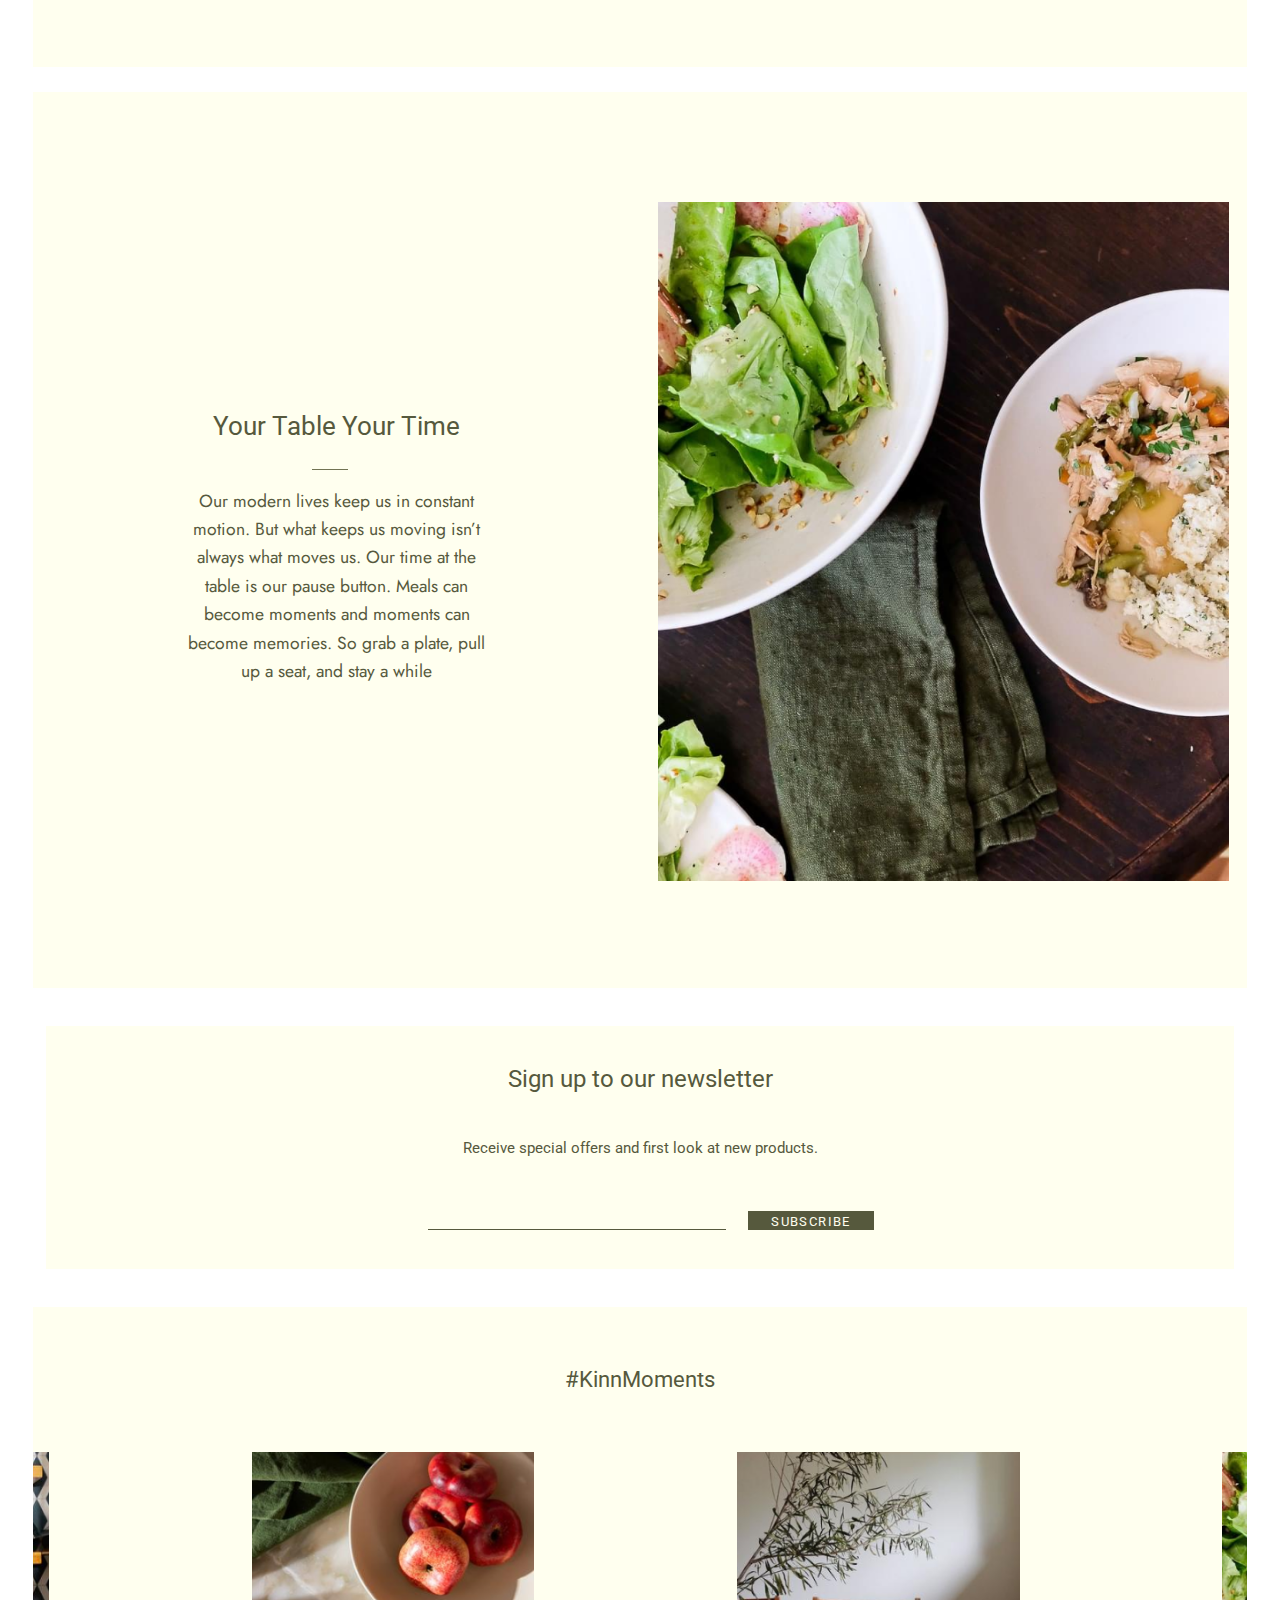
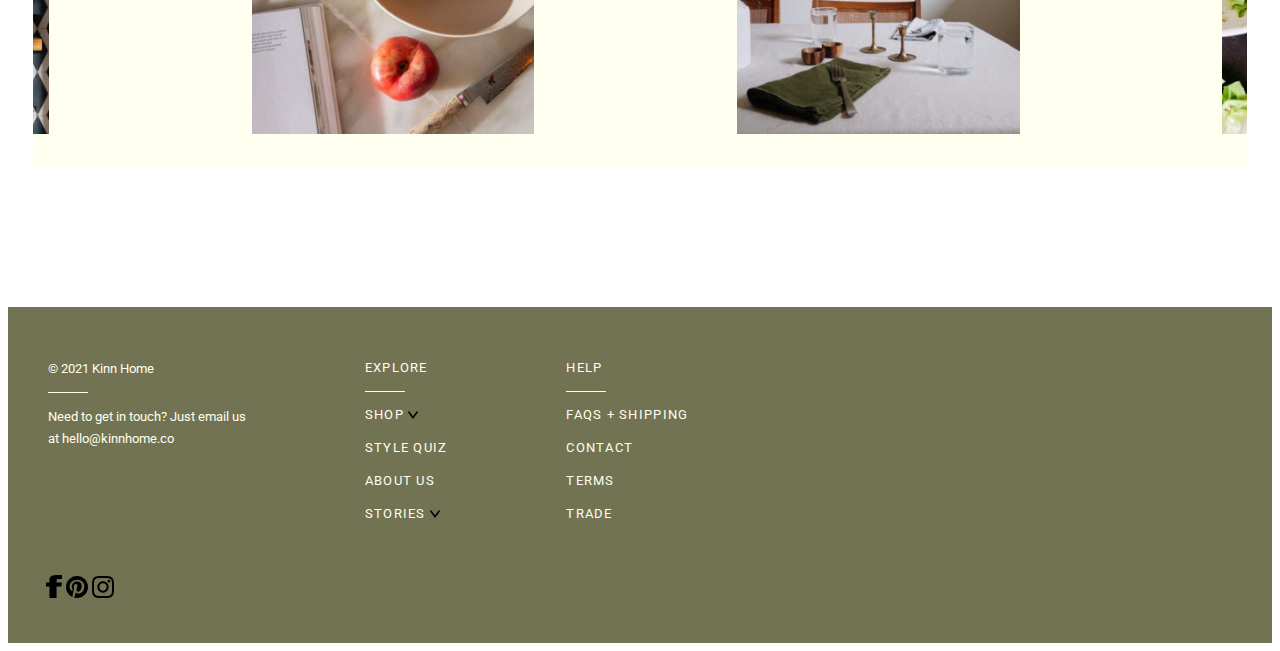
<file: portfolio/kinnHome/index.html>
<!DOCTYPE html>
<html lang="en">
<head>
    <meta charset="UTF-8">
    <meta name="viewport" content="width=device-width, initial-scale=1.0">
    <link rel="preconnect" href="https://fonts.googleapis.com">
<link rel="preconnect" href="https://fonts.gstatic.com" crossorigin>
<link href="https://fonts.googleapis.com/css2?family=Jost:ital,wght@0,100..900;1,100..900&display=swap" rel="stylesheet">
<link rel="preconnect" href="https://fonts.googleapis.com">
<link rel="preconnect" href="https://fonts.gstatic.com" crossorigin>
<link href="https://fonts.googleapis.com/css2?family=Jost:ital,wght@0,100..900;1,100..900&family=Roboto:ital,wght@0,100;0,300;0,400;0,500;0,700;0,900;1,100;1,300;1,400;1,500;1,700;1,900&display=swap" rel="stylesheet">
<link rel="stylesheet" href="style.css">
    <title>Document</title>
</head>
<body>
    <div class="wrapper">
        <!-- МЕНЮ -->
         <div style="background: #ffffef; width: 98%;
         height: 1vw;
         margin: 0px 1% 1%;"></div>
         <div class="menu">
            <div class="menu_grid">
                <p class="menu_text">
                    shop
                    <svg width="10" height="8" viewBox="0 0 10 8" fill="none" xmlns="http://www.w3.org/2000/svg">
                        <path d="M9.00059 0L4.99824 5.3336L1 0.00559998L0 1.3384L4.99882 8L10 1.3336L9.00059 0Z" fill="black" />
                      </svg>
                </p>
                <p  class="menu_text">Style Quiz</p>
                <p class="menu_text">About Us</p>
                <p class="menu_text">Stories
                    <svg width="10" height="8" viewBox="0 0 10 8" fill="none" xmlns="http://www.w3.org/2000/svg">
                        <path d="M9.00059 0L4.99824 5.3336L1 0.00559998L0 1.3384L4.99882 8L10 1.3336L9.00059 0Z" fill="black" />
                      </svg>
                </p>
            </div>
            <div class="back">

            </div>
            <div>
                <svg width="32" height="32" viewBox="0 0 32 32" fill="none" xmlns="http://www.w3.org/2000/svg">
                    <path d="M16 2.41024C12.8665 2.41024 10.3175 5.06112 10.3175 8.32C10.3175 11.5789 12.8677 14.231 16 14.231C19.1323 14.231 21.6825 11.5802 21.6825 8.32C21.6825 5.06112 19.1323 2.41024 16 2.41024ZM16 16.64C11.5889 16.64 8 12.9075 8 8.32C8 3.73248 11.5889 0 16 0C20.4111 0 24 3.73248 24 8.32C24 12.9075 20.4111 16.64 16 16.64Z" fill="black" />
                    <path d="M32 32H29.5385V30.1709C29.536 29.8253 29.3945 21.6371 20.9231 21.6371H11.0769C2.69292 21.6371 2.46769 29.8406 2.46154 30.1888V31.9987H0V30.1696C0.0603077 26.3629 2.45169 19.1987 11.0769 19.1987H20.9231C29.6849 19.1987 32 26.3757 32 30.1696V31.9987V32Z" fill="black" />
                  </svg>
                  <svg width="32" height="32" viewBox="0 0 32 32" fill="none" xmlns="http://www.w3.org/2000/svg">
                    <path d="M18.8774 20.2056L29.8674 32L31.9999 30.3883L21.01 18.594L18.8774 20.2056Z" fill="black" />
                    <path d="M12.6799 2.79818C7.40131 2.79818 3.10796 6.87177 3.10796 11.8794C3.10796 16.887 7.40131 20.9606 12.6799 20.9606C17.9585 20.9606 22.2519 16.887 22.2519 11.8794C22.2519 6.87177 17.9585 2.79818 12.6799 2.79818ZM12.6799 23.7613C5.68735 23.7613 0 18.4317 0 11.8807C0 5.32968 5.68876 0 12.6799 0C19.6725 0 25.3612 5.32968 25.3612 11.8807C25.3612 18.4317 19.6725 23.7613 12.6799 23.7613Z" fill="black" />
                  </svg>
            </div>
         </div>

         <!-- БЛОК ПЕРВЫЙ -->

          <div style="margin: 2%;">
            <div class="blok1">
                <div class="blok1_picture">
                    <div style="padding: 33% 5% 0px 0px">
                        <p class="text">ALL COLLECTIONS</p>
                        <p class="text1">Elevate Your Everyday</p>
                        <div style="display: grid;
                            justify-items: end;">
                            <button class="button">SHOP NOW</button>
                        </div>
                    </div>
                </div>

            </div>
          </div>

          <!-- БЛОК ВТОРОЙ -->

          <div class="blok2">
            <p class="blok2_text">
                If your happy place is at the dinner table, we <br> totally get that. That’s why we created products <br> to help you find slow moments in a fast world.
            </p>
            <div class="blok2_flex">
                <a href="" style="margin: 0% 2%;">
                    <div style="display: flex;align-items: center;">
                        <p class="text8">Shop All</p>
                        <svg width="14" height="11" viewBox="0 0 14 11" fill="none" xmlns="http://www.w3.org/2000/svg">
                            <path d="M0 4.68518H12.2113V6.27764H0V4.68518Z" fill="black" />
                            <path d="M8.49573 9.87386L13.0475 4.40723L13.9851 5.5333L9.43334 10.9999L8.49573 9.87386Z" fill="black" />
                            <path d="M9.44829 0L14 5.46664L13.0624 6.59271L8.51068 1.12607L9.44829 0Z" fill="black" />
                        </svg>
                    </div>
                </a>
                <a href="" style="margin: 0% 2%;">
                    <div style="display: flex;align-items: center;">
                        <p class="text8">Read Stories</p>
                        <svg width="14" height="11" viewBox="0 0 14 11" fill="none" xmlns="http://www.w3.org/2000/svg">
                            <path d="M0 4.68518H12.2113V6.27764H0V4.68518Z" fill="black" />
                            <path d="M8.49573 9.87386L13.0475 4.40723L13.9851 5.5333L9.43334 10.9999L8.49573 9.87386Z" fill="black" />
                            <path d="M9.44829 0L14 5.46664L13.0624 6.59271L8.51068 1.12607L9.44829 0Z" fill="black" />
                        </svg>
                    </div>
                </a>
            </div>
          </div>

          <!-- БЛОК ТРЕТИЙ -->

          <div class="blok3">
            <div style="padding: 4%;">
                <p class="text2">Maple Board Collection</p>
            </div>
            <div class="blok3_grid">
                <div>
                    <img src="/portfolio/kinnHome/img/Rectangle (2).png" style="width: 99%; height: 80%;">
                    <div>
                        <p class="text3">Maple Board - Short</p>
                        <p class="text4">$98.00</p>
                    </div>
                </div>
                <div>
                    <img src="/portfolio/kinnHome/img/Rectangle (3).png" style="width: 99%;height: 80%;">
                    <div>
                        <p class="text3">Maple Board - Long</p>
                        <p class="text4">$125.00</p>
                    </div>
                </div>
                <div>
                    <img src="/portfolio/kinnHome/img/Rectangle (4).png" style="width: 99% ; height: 80%;">
                    <div>
                        <p class="text3">Maple Board - Wide</p>
                        <p class="text4">$158.00</p>
                    </div>
                </div>
            </div>
          </div>

          <!-- БЛОК ЧЕТВЕРТЫЙ -->

          <div class="blok4">
            <div class="blok4_fon">
                <div style="padding: 8%;">
                    <div>
                        <p class="blok4_text">THE ESSENTIALS</p>
                    </div>
                    <div>
                        <p class="text5">We believe minimalism means more. More </p>
                        <p class="text5">space, more time, more meaningful moments.</p>
                    </div>
                </div>
                
            </div>
          </div>

          <!-- БЛОК ПЯТЫЙ -->

          <div class="blok5">
            <div class="blok5_grid">
                <div style="    padding: 18% 3%;
">
                    <img src="/portfolio/kinnHome/img/Rectangle (6).png" style="width: 90%; ">
                </div>
                <div>
                    <p class="text6">Our Design Story</p>
                    <div class="poloska"></div>
                    <p class="text7">
                        We believe in thoughtful, intentional <br> living. So we promise not to clutter your <br> cabinets with one-off pieces you’ll rarely <br> use. Our collection only includes items <br> you’ll reach for every day. Because <br> mindful living should be simple, not <br>  stressful.
                    </p>
                </div>
            </div>
            
          </div>

          <!-- БЛОК ШЕСТОЙ -->

          <div class="blok6">
            <div class="blok5_grid">
                <div >
                    <p class="text6">Your Table Your Time</p>
                    <div class="poloska"></div>
                    <p class="text7">Our modern lives keep us in constant <br> motion. But what keeps us moving isn’t <br> always what moves us. Our time at the <br> table is our pause button. Meals can <br> become moments and moments can <br> become memories. So grab a plate, pull <br> up a seat, and stay a while</p>
                </div>
                <div style="    padding: 18% 3%;
">
                    <img src="/portfolio/kinnHome/img/Rectangle (7).png" style="width: 100%;">
                </div>
            </div>
          </div>

          <!-- БЛОК СЕДЬМОЙ -->

          <div class="blok7">
            <div class="blok7_flex">
                <p class="blok7_text">Sign up to our newsletter</p>
                <p class="blok7_text1">Receive special offers and first look at new products.</p>
                <div class="flex">
                    <div class="poloska1"></div>
                    <button class="button1">Subscribe</button>
                </div>
            </div>
          </div>

          <!-- БЛОК ВОСЬМОЙ -->

          <div class="blok8">
            <div style="padding: 3%;">
                <p class="blok8_text">#KinnMoments</p>
            </div>
            <div class="ticker">
                <div class="ticker_wrapper">
                    <div class="triker__iteam"><img src="/portfolio/kinnHome/img/Rectangle (9).png" style="width: 97%;" ></div>
                    <div class="triker__iteam"><img src="/portfolio/kinnHome/img/Rectangle (10).png" style="width: 97%;"></div>
                    <div class="triker__iteam"><img src="/portfolio/kinnHome/img/Rectangle (11).png" style="width: 97%;"></div>
                    <div class="triker__iteam"><img src="/portfolio/kinnHome/img/Rectangle (12).png" style="width: 97%;"></div>
                </div>
            </div>
          </div>

          <!-- БЛОК ДЕВЯТЫЙ -->
           <div class="blok9">
            <div class="blok9_grid">
                <div>
                    <p class="blok9_text">© 2021  Kinn Home</p>
                    <div class="poloska2"></div>
                    <p class="blok9_text">Need to get in touch? Just email us <br> at hello@kinnhome.co</p>
                </div>
                <div>
                    <p class="blok9_text1">Explore</p>
                    <div class="poloska2"></div>
                    <p class="blok9_text1"> Shop <svg width="10" height="8" viewBox="0 0 10 8" fill="none" xmlns="http://www.w3.org/2000/svg">
                        <path d="M9.00059 0L4.99824 5.3336L1 0.00559998L0 1.3384L4.99882 8L10 1.3336L9.00059 0Z" fill="black" />
                      </svg></p>
                    <p class="blok9_text1">Style Quiz</p>
                    <p class="blok9_text1">About Us</p>
                    <p class="blok9_text1">Stories <svg width="10" height="8" viewBox="0 0 10 8" fill="none" xmlns="http://www.w3.org/2000/svg">
                        <path d="M9.00059 0L4.99824 5.3336L1 0.00559998L0 1.3384L4.99882 8L10 1.3336L9.00059 0Z" fill="black" />
                      </svg></p>
                </div>
                <div>
                    <p class="blok9_text1">Help</p>
                    <div class="poloska2"></div>
                    <p class="blok9_text1">FAQs + Shipping</p>
                    <p class="blok9_text1">Contact</p>
                    <p class="blok9_text1">Terms</p>
                    <p class="blok9_text1">Trade</p>
                </div>
            </div>
            <div style="margin: 3%;">
                <div >
                    <svg width="16" height="23" viewBox="0 0 16 23" fill="none" xmlns="http://www.w3.org/2000/svg">
                        <path d="M15.9986 0.00090759V4.03544H12.119C11.3608 4.03544 10.5808 4.56732 10.5808 4.9558V7.60253H15.9795C15.7654 9.63931 15.3168 11.4946 15.3168 11.4946H10.563V23H3.46783V11.4946H0V7.61523H3.46783V4.44933C3.46783 3.87932 3.29327 0 10.7376 0H16L15.9986 0.00090759Z" fill="black" />
                    </svg>
                    <svg width="22" height="22" viewBox="0 0 22 22" fill="none" xmlns="http://www.w3.org/2000/svg">
                        <path d="M11.0009 0C4.92443 0 0 4.92371 0 10.9995C0 15.5048 2.70862 19.3712 6.58512 21.0748C6.55351 20.3067 6.57768 19.3833 6.77574 18.5483C6.98681 17.6565 8.19096 12.5552 8.19096 12.5552C8.19096 12.5552 7.83948 11.8522 7.83948 10.8136C7.83948 9.18348 8.78419 7.9672 9.96137 7.9672C10.9619 7.9672 11.4435 8.71668 11.4435 9.61773C11.4435 10.6257 10.8029 12.1265 10.4728 13.5223C10.1975 14.6893 11.0576 15.6415 12.2088 15.6415C14.2935 15.6415 15.6957 12.9644 15.6957 9.79162C15.6957 7.38138 14.0731 5.57741 11.119 5.57741C7.78276 5.57741 5.7027 8.06484 5.7027 10.8433C5.7027 11.8029 5.98631 12.479 6.42984 13.0025C6.63347 13.2433 6.65951 13.3391 6.58884 13.6162C6.53398 13.8171 6.41403 14.3062 6.36382 14.4977C6.29036 14.7776 6.06441 14.8762 5.81336 14.7748C4.2754 14.1472 3.55943 12.4632 3.55943 10.5699C3.55943 7.44554 6.19459 3.69906 11.4221 3.69906C15.6232 3.69906 18.3857 6.73883 18.3857 10.0008C18.3857 14.3164 15.9858 17.5412 12.4505 17.5412C11.2631 17.5412 10.1464 16.8978 9.76424 16.1687C9.76424 16.1687 9.12451 18.7026 8.98969 19.1927C8.75723 20.0398 8.29975 20.8888 7.88318 21.5499C8.87253 21.841 9.91767 22 11.0019 22C17.0765 22 22 17.0754 22 11.0005C22 4.92371 17.0765 0.000929811 11.0019 0.000929811L11.0009 0Z" fill="black" />
                    </svg>
                    <svg width="22" height="22" viewBox="0 0 22 22" fill="none" xmlns="http://www.w3.org/2000/svg">
                        <path d="M11 0C8.01256 0 7.63715 0.0130737 6.46422 0.0663017C5.29408 0.118596 4.49469 0.305361 3.79429 0.578038C3.07055 0.858186 2.457 1.23452 1.84625 1.84617C1.23364 2.45876 0.858222 3.07229 0.576195 3.79413C0.30444 4.4945 0.118601 5.29292 0.0663045 6.46394C0.0121403 7.63683 0 8.01316 0 10.9995C0 13.9878 0.0130742 14.3622 0.0663045 15.5351C0.118601 16.7052 0.30444 17.5064 0.576195 18.2049C0.858222 18.9286 1.23364 19.5422 1.84625 20.1529C2.457 20.7655 3.07055 21.1409 3.79429 21.4229C4.49469 21.6946 5.29315 21.8805 6.46422 21.9346C7.63715 21.9869 8.0135 22 11 22C13.9865 22 14.3628 21.9869 15.5358 21.9346C16.7059 21.8805 17.5053 21.6956 18.2057 21.4229C18.9295 21.1409 19.543 20.7655 20.1537 20.1529C20.7664 19.5422 21.1418 18.9286 21.4238 18.2049C21.6956 17.5064 21.8814 16.7061 21.9337 15.5351C21.9879 14.3622 22 13.9878 22 10.9995C22 8.01222 21.9869 7.63683 21.9337 6.46394C21.8814 5.29386 21.6956 4.4945 21.4238 3.79413C21.1418 3.07135 20.7664 2.45783 20.1537 1.84617C19.543 1.23358 18.9295 0.858186 18.2057 0.578038C17.5053 0.306295 16.7069 0.118596 15.5358 0.0663017C14.3628 0.0121398 13.9865 0 11 0ZM11 1.98251C13.9379 1.98251 14.2844 1.99372 15.4452 2.04601C16.5182 2.0955 17.1 2.27387 17.4885 2.42421C18.0012 2.62405 18.3673 2.86218 18.7529 3.24785C19.1386 3.63352 19.3768 3.99864 19.5766 4.51318C19.727 4.89978 19.9072 5.48249 19.9548 6.55546C20.009 7.7162 20.0183 8.06358 20.0183 11.0005C20.0183 13.9373 20.0081 14.2866 19.9548 15.4455C19.9063 16.5184 19.727 17.1002 19.5766 17.4887C19.3768 18.0014 19.1386 18.3684 18.7529 18.7531C18.3673 19.1388 18.0021 19.3769 17.4885 19.5767C17.1 19.7271 16.5182 19.9073 15.4452 19.9549C14.2844 20.0091 13.937 20.0203 11 20.0203C8.06299 20.0203 7.71373 20.0091 6.5548 19.9549C5.48179 19.9064 4.89999 19.7271 4.5115 19.5767C3.99881 19.3769 3.63274 19.1388 3.24705 18.7531C2.86136 18.3693 2.62323 18.0023 2.42338 17.4887C2.27303 17.1002 2.09279 16.5184 2.04517 15.4455C1.991 14.2866 1.98166 13.9373 1.98166 11.0005C1.98166 8.06358 1.99193 7.7162 2.04517 6.55546C2.09373 5.48249 2.27303 4.90072 2.42338 4.51318C2.62323 3.99864 2.86136 3.63352 3.24705 3.24785C3.63274 2.86218 3.99788 2.62405 4.5115 2.42421C4.89999 2.27387 5.48179 2.0955 6.5548 2.04601C7.7156 1.99372 8.06299 1.98251 11 1.98251Z" fill="black" />
                        <path d="M10.9999 14.6674C8.97533 14.6674 7.33266 13.0248 7.33266 11.0003C7.33266 8.97574 8.97533 7.33407 10.9999 7.33407C13.0246 7.33407 14.6672 8.97481 14.6672 11.0003C14.6672 13.0257 13.0246 14.6674 10.9999 14.6674ZM10.9999 5.35156C7.8799 5.35156 5.35193 7.8813 5.35193 10.9993C5.35193 14.1193 7.8799 16.649 10.9999 16.649C14.12 16.649 16.648 14.1193 16.648 10.9993C16.648 7.88036 14.12 5.35156 10.9999 5.35156Z" fill="black" />
                        <path d="M18.1927 5.12853C18.1927 5.85692 17.6015 6.44896 16.8722 6.44896C16.1437 6.44896 15.5526 5.85692 15.5526 5.12853C15.5526 4.40015 16.1437 3.80811 16.8722 3.80811C17.6015 3.80811 18.1927 4.40015 18.1927 5.12853Z" fill="black" />
                    </svg>
                </div>
                
            </div>
           </div>
         
    </div>
</body>
</html>
</file>
<file: portfolio/gitgroup/css/style.css>
/* Общее */
h1{
    font-weight: 300;
    font-size: 3vw;
    color: #000;
    font-family: "Roboto";
    margin: 2% 0px 1% 4%;
}
.poloska{
    width: 13%;
    height: 0.8vw;
    background: #000;
}
.square{
    width: 1vw;
    height: 1vw;
    background: #0e0e0e;
    position: relative;
    left: -10%;
    top: 40%;
}
.wrapper{
    position: relative;
    top: -1.3vw;
}
/* БЛОК ПЕРВЫЙ ЫЫЫЫЫЫЫЫЫЫЫЫЫЫЫЫ */
.blok1{     
     background: linear-gradient(176deg, rgba(0, 0, 0, 0.4) 0%, rgba(0, 0, 0, 0.4) 90%), url('/portfolio/gitgroup/img/ин1\ 1.png') ;
    background-repeat: no-repeat;
    height: 55vw;
    /* background-position: 100%; */
    background-size: 100%;
}
.menu{
    background: rgba(0, 0, 0, 0.4);
    height: 6vw;
}
.flex2{
    display: flex;
    align-items: flex-end;
}
.grid_4{
    display: grid;
    grid-template-columns: 15% 70% 15%;
    justify-items: center;
}
.flex3{
    display: flex;
    align-items: center;
}
.fullscreenMenu{
    width: 100%;
    height: 55vw;
    position: absolute;
    top: 28px;
    left: 0;
    background-color: rgba(19, 19, 19, 0.9); /* Полупрозрачный фон */
}
/* .dropdown-content{
    
  width: 100%;
  height: 100%;
  
  
  z-index: 999;
  display: none;
  width: 53vw;
    height: 50vw;
    background-color: rgba(0, 0, 0, 0.4);
} */
/* .dropdown:hover .dropdown-content {
    display: block;
  } */
/* БЛОК ВТОРОЙ */
.blok2{
    margin: 5% 0px 5%;
    background-color:#fff ;
}
.fon{
    background: #f2f2f2;
    width: 96%;
    height: 15vw;
    margin: 4% 2%;
}
.text{
    font-family: "Roboto";
    font-weight: 400;
    font-size:4vw;
    color: #0e0e0e;
    margin: 0px;
}

.text1{
    font-family: "Roboto";
    font-weight: 400;
    font-size:1.5vw;
    color: #0e0e0e;
    margin: 0px;
}
.grid{
    display: grid;
    grid-template-columns: 27% 22% 22% 26%;
    justify-items: center;
}
.grid1{
    display: grid;
    grid-template-columns: 30% 22.5% 22% 12%;
    justify-items: end;
}
.grid2{
    display: grid;
    grid-template-columns: 29.7% 24% 24% 16.5%;
    justify-items: end;
}
.text2{
    font-weight: 300;
    font-size: 1vw;
    color: #0e0e0e;
    font-family: "Roboto";
}
.grid3{
    display: grid;
    grid-template-rows: 30% 15% 45%;
    align-items: center;
    padding: 2%;
}

/* БЛОК ТРЕТИЙ */

.blok3{
    margin: 4% 0px 0px 13%;

}
.text3{
    font-weight: 400;
    font-size: 2.5vw;
    color: #000;
    font-family: "Roboto";
}
.text4{
    font-family: "Roboto";
    font-weight: 300;
    font-size: 1.9vw;
    line-height: 147%;
    color: #333;
}
button{
    font-family: "Roboto"; 
}
.text5{
    font-weight: 300;
    font-size: 1.5vw;
    line-height: 147%;
    color: #333;
    font-family: "Roboto"; 
    margin: 0%;
}
.page{
    font-weight: 400;
    font-size: 2vw;
    line-height: 147%;
    color: #000;
    font-family: "Roboto";
    margin: 0%; 
}
.flex{
    display: flex;
    flex-direction: row;
    flex-wrap: nowrap;
    justify-content: space-between;
}

/* БЛОК ЧЕТВЕРТЫЙ */

.blok4{
    margin: 4% 0px 10% 0%;
}
.img{
    width: 100%;
    
}
.grid4{
    display: grid;
    grid-template-columns: 24% 24% 24% 24%;
}
.text6{
    font-family: "Roboto";
    font-weight: 500;
    font-size: 2.5vw;
    color: #0e0e0e;
    margin: 0px 0px 0px 2%;
}

/* БЛОК ПЯТЫЙ */

.blok5{
    margin: 3% 0px 0% 5%;
    display: grid;
    grid-template-rows: 45% 10% 44.5% 13%;
}
.grid5{
    display: grid;
    grid-template-columns: 32% 32% 32%;
}
.text7{
    font-family:"Roboto";
    font-weight: 400;
    font-size: 1.5vw;
    color: #000;
    margin: 0%;
}
.text8{
    font-family: "Roboto";
    font-weight: 300;
    font-size: 1vw;
    color: #828282;
    margin: 0%;
}
.text9{
    font-family: "Roboto";
    font-weight: 300;
    font-size: 0.8vw;
    color: #333;
    margin: 0%;
}
.grid6{
    display: grid;
    grid-template-rows: 39% 29% 16%;
    align-items: center;
}
/* БЛОК ШЕСТОЙ */
.grid7{
    display: grid;
    grid-template-columns: 4% 4% 1%;
    grid-template-rows: 45% 45% 15%;
}
.grid8{
    display: grid;
    grid-template-rows: 6%;
    grid-template-columns: 2% 85%;
}
.numb{
    font-family: "Roboto";
    font-weight: 500;
    font-size: 3.5vw;
    line-height: 146%;
    color: #000;
}
.page1{
    font-family: "Roboto" ;
    font-weight: 700;
    font-size: 2vw;
    color: #000;
    margin: 0%;
}
.page2{
    font-family: "Roboto" ;
    font-weight: 400;
    font-size: 1vw;
    line-height: 148%;
    color: #4f4f4f;
}
.svr{
    display: grid;
    grid-template-columns: 17% 1%;
    /* grid-template-rows: 21% 22%; */
    align-items: center;
}
.grid9{
    display: grid;
    grid-template-columns: 8% 36%;

}
.grid_1{
    display: grid;
    grid-template-columns: 15% 83%;
}
.grid_2{
    display: grid;
    grid-template-columns: 33% 33% 30%;
    grid-template-rows: 70%;
    align-items: center;
    justify-content: end;
}
.square1{
    width: 7.5vw;
    height: 2.5vw;
    background: #faff09;
    display: flex;
    justify-content: center;
    margin: 3% 0px;
}
.square2{
    width: 8.5vw;
    height: 2.5vw;
    background: #faff09;
    display: flex;
    justify-content: center;
    margin: 3% 0px;
}
.square3{
    width: 14.5vw;
    height: 2.5vw;
    background: #faff09;
    display: flex;
    justify-content: center;
    margin: 3% 0px;
}
/* БЛОК СЕДЬМОЙ */
.blok7{
    margin: 8% 0px 0px;
    background-image: url('/portfolio/gitgroup/img/инт\ 1.png');
    background-repeat: no-repeat;
    background-repeat: no-repeat;
    height: 40vw;
    background-position: center;
    background-size: 100% 100%;
}
.h3{
    font-family: "Roboto";
    font-weight: 300;
    font-size: 3.5vw;
    line-height: 147%;
    color: #fff;
}
.text_1{
    font-family: "Roboto";
    font-weight: 300;
    font-size: 2vw;
    line-height: 147%;
    color: #fff;
    margin: 0%;
}
/* БЛОК ВОСЬМОЙ */
.img1{
    width: 90%;
}
.grid_3{
    display: grid;
    grid-template-columns: 24% 24% 24% 24%;
    grid-template-rows: 55%;
    margin: 0% 0% 0% 7%;
}
/* БЛОК ДЕВЯТЫЙ */
.page3{
    font-family: "Roboto";
    font-weight: 500;
    font-size: 2.5vw;
    line-height: 147%;
    color: #000;
    margin: 0;
}
.page4{
    font-family: "Roboto";
    font-weight: 300;
    font-size: 1.5vw;
    line-height: 146%;
    color: #4f4f4f;
}
.flex1{
    display: flex;
    flex-direction: column;
    flex-wrap: nowrap;
}
/* БЛОК ДЕСЯТЫЙ */
.blok10{
    background-image: url('/portfolio/gitgroup/img/Rectangle\ 56.png');
    background-repeat: no-repeat;
    background-repeat: no-repeat;
    width: 100%;
    height: 56vw;
    background-position: left;
    background-size: 75vw 100%;
    position: relative;
    margin: 0px;
    top: 45%;
}
.back{
    background-image: url('/portfolio/gitgroup/img/Rectangle\ 165.png');
    background-repeat: no-repeat;
    width: 100%;
    background-position: left 50vw top 5vw;
    height: 26vw;
}
.position{
    display: grid;
    grid-template-columns: 5% 6% 6% 6% 6% 6%;
    justify-items: end;
    justify-content: end;
    position: relative;
    top: 16vw;
    left: -4vw;
}
.p{
    font-family: "Roboto";
    font-weight: 700;
    font-size: 1.5vw;
    line-height: 146%;
    color: #faff09;
}
.p1{
    font-family: "Roboto";
    font-weight: 400;
    font-size: 1vw;
    line-height: 146%;
    color: #f2f2f2;
}
.grit{
    display: grid;
    grid-template-columns: 20% 13% 13% 13%;
    position: relative;
    top: 17vw;
    justify-items: center;
}
.grit2{
    display: grid;
    grid-template-columns: 17% 18% 10% 16%;
    position: relative;
    top: 17vw;
    justify-items: center;
}




.button{
    font-family: "Roboto";
    background-color: rgba(17, 17, 17, 0.6);
    border: 1px solid #c4c4c4;
    width: 25%;
    height: 4vw;
    color: #fff;
    font-weight: 300;
    font-size: 1.5vw;
    text-align: center;
}
.button:hover{
    background: rgba(17, 17, 17, 0.9);
}

.button1{
    background: #000;
    border: 1px solid #000;
    width: 69%;
    height: 7vw;
    color: #fff;
    font-weight: 300;
    font-size: 2vw;
    text-align: center;
    margin: 17% 0% 0%;
}

.button3{
    border: 1px solid #000;
    width: 17%;
    height: 4.5vw;
    background-color: #000;
    font-weight: 300;
    font-size: 2vw;
    text-align: center;
    color: #f2f2f2;
    margin: 12% 0% 0% 42%;
}

.button4{
    border: 1px solid #000;
    width: 34%;
    height: 7vw;
    background: rgba(196, 196, 196, 0);
    display: flex;
    align-items: center;
    justify-content: space-evenly;
    font-weight: 300;
    font-size: 3vw;
    text-align: center;
    color: #000;
    margin: 9% 0px 0px 9%;
}

.button5{
    border: 1px solid #000;
    width: 82%;
    height: 6vw;
    background: #000;
    font-weight: 300;
    font-size: 2vw;
    text-align: center;
    color: #f2f2f2;
}
.input{
    border: 1px solid #000;
    width: 81%;
    height: 5vw;
    background: rgba(196, 196, 196, 0);
    font-family: "Roboto";
    font-weight: 100;
    font-size: 24px;
    color: #4f4f4f;
}



.polosa{
    border: 1px solid #e0e0e0;
    width: 37%;
    height: 0px;
    transform: rotate(-90deg);
    position: relative;
    left: 40.2%;
    top: -17.7vw;
}
.polosa1{
    border: 1px solid #e0e0e0;
    width: 37%;
    height: 0px;
    position: relative;
    left: 50%;
    top: -5vw;
}
.polosa2{
    border: 1px solid #e0e0e0;
    width: 37%;
    height: 0px;
    position: relative;
    transform: rotate(-90deg);
}
</file>
<file: portfolio/justitia/style.css>
@font-face{
    font-family: 'Open Sans Condensed';
    src: url('/fonts/OpenSansCondensed-Bold.woff2'),
     url('/fonts/OpenSansCondensed-Bold.woff');
     font-display: swap;
     
}
@font-face {
    font-family: 'PF Din Text Cond Pro';
    src: url('/fonts/ofont.ru_PF\ Din\ Text\ Cond\ Pro.woff2'),
     url('/fonts/ofont.ru_PF\ Din\ Text\ Cond\ Pro.woff');
     font-display: swap;
}
@font-face {
    font-family: 'Myriad Pro';
    src: url('/fonts/myriadpro-light.woff2'), 
    url('/fonts/myriadpro-light.woff');
    font-display: swap;
}
/* МЕНЮ */
.menu__text{
    font-family: "IBM Plex Sans";
    font-weight: 400;
    font-size: 1.2vw;
    line-height: 150%;
    text-align: center;
    color: #000;
}
.menu__text1{
    font-family: "PF Din Text Cond Pro";
    font-weight: 400;
    font-size: 1.87vw;
    line-height: 100%;
    letter-spacing: 0.15em;
    text-transform: uppercase;
    text-align: center;
    color: #000;
}
.menu__text2{
    font-family: "IBM Plex Sans";
    font-weight: 400;
    font-size: 1.1vw;
    line-height: 150%;
    text-align: center;
    color: #000;
}
.menu{
    display: grid;
    grid-template-columns: 33% 34% 33%;
    align-items: center;
    justify-content: center;

    height: 6vw;
    width: 100%;
}
.menu__grid1{
    display: grid;
    grid-template-columns: 30% 15% 15%;
    align-items: center;
    /* justify-content: center; */
    justify-items: center;
}
.menu__grid2{
    display: grid;
    grid-template-columns: 44% 36%;
    align-items: center;
    justify-content: center;
}
.menu__flex{
    display: flex;
    flex-direction: row;
    flex-wrap: nowrap;
    align-items: center;
}
/* БЛОК ПЕРВЫЙ */

.blok1__color{
    background-color: rgba(29, 50, 104, 0.85);
    height: 30.6vw;
}
.blok1{
    
    background-image: url('/portfolio/justitia/img/image\ 3.png');
    
    background-repeat: no-repeat;
    height: 30.6vw;
    background-size: 100%;
}
.blok1__text{
    font-family: 'Open Sans Condensed';
    font-weight: 700;
    font-size: 3vw;
    line-height: 141%;
    text-align: center;
    color: #fff;
}
.blok1__text1{
    font-family: 'IBM Plex Sans';
    font-weight: 400;
    font-size: 1.07vw;
    line-height: 177%;
    text-align: center;
    color: #fff;
    margin: 0px;
}
.blok1__grid{
    display: grid;
    grid-template-rows: 85% 25% 20%;
    justify-items: center;
    align-items: end;
}
/* БЛОК ВТОРОЙ */
.blok2{
    display: flex;
    justify-content: space-evenly;
    margin: 3% 27% 6%;
}
/* БЛОК ТРЕТИЙ */
.blok3__position{
    margin: 3vw 22vw 0px;
}
.blok3__h1{
    font-family: "Open Sans Condensed";
    font-weight: 700;
    font-size: 2.2vw;
    line-height: 125%;
    text-align: center;
    color: #223463;
}
.blok3__h2{
    font-family: "Open Sans Condensed";
    font-weight: 700;
    font-size: 2vw;
    line-height: 125%;
    color: #000;
    margin: 0%;
}
.poloska{
    border: 2px solid #8ea7cd;
    width: 55vw;
    height: 0px;
}
.blok3__spisok{
    display: grid;
    grid-template-columns: 54% 45%;
}
.text{
    font-family: "IBM Plex Sans", sans-serif;
    font-weight: 400;
    font-size: 1vw;
    line-height: 135%;
    color: #1d509c;
    margin: 3%;
}
.margin{
    margin: 5.5vw 0px 0px;
}
.blok3{
    margin: 0px 0px 15%;
}
/* БЛОК ЧЕТВЕРТЫЙ */
.blok4{
    background-image: url('/portfolio/justitia/img/image\ 11.png');
    background-repeat: no-repeat;
    height: 21.33vw;
    background-size: 100% auto;
}
.blok4__color{
    background: #f3f6fa;
    opacity: 0.94;
    height: 21.33vw;
}
.squar{
    border: 2px solid #1d509c;
    width: 22.7vw;
    height: 10.8vw;
}
.text2{
    font-family: "Open Sans Condensed";
    font-weight: 700;
    font-size: 2.3vw;
    line-height: 125%;
    text-align: center;
    color: #223463;
}
.text3{
    font-family: "IBM Plex Sans";
    font-weight: 400;
    font-size: 0.9vw;
    line-height: 150%;
    text-align: center;
    color: #000;
}
.blok4__grid{
    display: grid;
    grid-template-columns: 33% 33% 33%;
    justify-items: center;
    height: 20.7vw;
    align-items: center;
}
/* БЛОК ПЯТЫЙ */
.blok5__h2{
    font-family: "IBM Plex Sans";
    font-weight: 600;
    font-size: 1.3vw;
    line-height: 132%;
    text-align: center;
    color: #000;
}
.blok5__text{
    font-family: "IBM Plex Sans";
    font-weight: 400;
    font-size: 0.9vw;
    line-height: 150%;
    text-align: center;
    color: #4f4f4f;
}
.blok5__h1{
    font-family:"Open Sans Condensed";
    font-weight: 700;
    font-size: 2.3vw;
    line-height: 125%;
    text-align: center;
    color: #223463;
}
.blok5__grid{
    display: grid;
    grid-template-columns: 23% 23% 23% 23%;
    justify-items: center;
    justify-content: center;
    margin: 5% 0px;
}
.blok5{
    margin: 10% 2% 5%;
}
/* БЛОК СЕДЬМОЙ */
.blok7{
    background-image: url('/portfolio/justitia/img/image\ 5.png');
    background-repeat: no-repeat;
    background-size: 100% auto;
    height: 22.2vw;
}
.blok7__color{
    background: rgba(34, 52, 99, 0.9);
    height: 22.2vw;
}
.blok7__text{
    font-family: "IBM Plex Sans";
    font-weight: 400;
    font-size: 1vw;
    line-height: 150%;
    text-align: center;
    color: #fff;
    margin: 0%;
}
.blok7__h1{
    font-family: "Open Sans Condensed";
    font-weight: 700;
    font-size: 2.3vw;
    line-height: 125%;
    text-align: center;
    color: #fff;
    margin: 0%;
}
.blok7__grid{
    display: grid;
    grid-template-rows: 60% 60% 25% 32%;
    justify-items: center;
}
/* БЛОК ДЕВЯТЬ */
.blok9__h1{
    font-family:"Open Sans Condensed", sans-serif ;
    font-weight: 700;
    font-size: 2.3vw;
    line-height: 125%;
    color: #223463;
}
.blok9__text{
    font-family: "IBM Plex Sans ", sans-serif;
    font-weight: 400;
    font-size: 1.2vw;
    line-height: 177%;
    color: #000;
}
.blok9{
    margin: 10% 21vw 10%;
}
/* БЛОК ДЕСЯТЫЙ */
.blok10{
    background: #273147;
    height: 24.5vw;
    width: 100%;
}
.blok10__blok{
    background: #151e33;
    height: 20.8vw;
    width: 20vw;
    position: relative;
    top: -10%;
    left: 4%;
}
.blok10__h1{
    font-family:"PF Din Text Cond Pro";
    font-weight: 400;
    font-size: 28px;
    line-height: 100%;
    letter-spacing: 0.2em;
    text-transform: uppercase;
    text-align: center;
    color: #fff;
    margin: 0%;
}
.blok10__number{
    font-family: "IBM Plex Sans";
    font-weight: 400;
    font-size: 22px;
    line-height: 150%;
    text-align: center;
    color: #fff;
    margin: 0;
}
.blok10__text{
    font-family: "IBM Plex Sans";
    font-weight: 400;
    font-size: 13px;
    line-height: 150%;
    text-align: center;
    color: #fff;
    margin: 0;
}
.poloska1{
    border: 1px solid #707277;
    width: 128px;
    height: 0px;
}
.poloska2{
    border: 1px solid #383b43;
    width: 250px;
    height: 0px;
    margin: 10% 8% 10%;
}
.blok10__grid{
    display: grid;
    justify-items: center;
    justify-content: center;
}
.blok10__h2{
    font-family:"IBM Plex Sans";
    font-weight: 700;
    font-size: 15px;
    line-height: 150%;
    color: #fff;
}
.blok10__text1{
    font-family: "IBM Plex Sans";
    font-weight: 400;
    font-size: 15px;
    line-height: 150%;
    color: #fff;
}
.blok10__grid1{
    display: grid;
    grid-template-columns: 31% 30% 8% 51%;
    align-items: center;
    justify-items: center;
}
/* БЛОК ШЕСТОЙ */
.tab input, .tab-content { display: none; }
   .tab {
    border: 1px solid #e9eaec; /* Параметры рамки */
    margin-bottom: 10px; /* Расстояние между пунктами */
    font-family: "IBM Plex Sans", sans-serif;
    font-weight: 400;
    font-size: 18px;
    line-height: 156%;
    color: #000;
   }
   .tab-title {
    padding: 10px; /* Поля вокруг текста */
    display: block; /* Блочный элемент */
    cursor: pointer; /* Вид курсора */
   }
   .tab-title::after {
    content: '+'; /* Выводим плюс */
    float: right; /* Размещаем по правому краю */
   }
   .tab-content {
    padding: 10px 20px; /* Поля вокруг текста */
   }
   .tab :checked + .tab-title {
    background-color: #052984; /* Цвет фона */
    border-radius: 3px 3px 0 0; /* Скругляем уголки */
    color: #fff; /* Цвет текста */
   }
   .tab :checked + .tab-title::after {
    content: '−'; /* Выводим минус */
   }
   .tab :checked ~ .tab-content {
    display: block; /* Показываем содержимое */
   }
.blok6__h1{
    font-family: "Open Sans Condensed";
    font-weight: 700;
    font-size: 34px;
    line-height: 125%;
    text-align: center;
    color: #223463;
}
.blok6{
    margin: 0px 17vw 11%;
}
.accordion{
    margin: 5%;
}
/* БЛОК ВОСЬМОЙ */
.blok8__h1{
    font-family: "Open Sans Condensed", sans-serif;
    font-weight: 700;
    font-size: 34px;
    line-height: 125%;
    text-align: center;
    color: #223463;
}
.blok8{
    margin: 10% 0px 10%;
}
.blok8__text1{
    font-family: "IBM Plex Sans", sans-serif;
    font-weight: 400;
    font-size: 15px;
    line-height: 150%;
    color: #000;
}
.blok8__text{
    font-family: "IBM Plex Sans", sans-serif;
font-weight: 600;
font-size: 17px;
line-height: 150%;
color: #000;
padding: 0% 0% 0% 1%;
}
.blok8__flex{
 display: flex;
}
.blok8__blok{
    margin: 1% 30%;
    border: 2px solid #1d509c;
    width: 559px;
    height: 324px;
}
/* БЛОК ДВЕНАДЦАТЫЙ */
.blok12__text{
    font-family: "IBM Plex Sans", sans-serif;
    font-weight: 400;
    font-size: 13px;
    line-height: 150%;
    color: #444;
}
.blok12__text1{
    font-family: "IBM Plex Sans", sans-serif;
    font-weight: 400;
    font-size: 13px;
    line-height: 150%;
    color: #444;
}
.blok12{
    display: grid;
    grid-template-columns: 12% 82% 1%;
    justify-items: center;
    margin: 0;
}

/* BUTTONS */

.button{
    border: 1px solid #706f6f;
    width: 146px;
    height: 42px;
    font-family: "IBM Plex Sans", sans-serif;
    font-weight: 400;
    font-size: 14px;
    line-height: 150%;
    text-align: center;
    color: #000;
    background: transparent;
}
.button1{
    border: 1px solid #fff;
    width: 234px;
    height: 51px;
    font-family: "IBM Plex Sans", sans-serif;
    font-weight: 400;
    font-size: 14px;
    line-height: 150%;
    text-align: center;
    color: #fff;
    background: transparent;
}
.button3{
    font-family: "IBM Plex Sans", sans-serif;
    font-weight: 400;
    font-size: 14px;
    line-height: 150%;
    text-align: center;
    color: #fff;
    padding: 13px 33px 14px 33px;
    width: 161px;
    height: 46px;
    background: #223463;
    border:#223463 ;
}
.button4{
    font-family: "IBM Plex Sans", sans-serif;
    font-weight: 400;
    font-size: 14px;
    line-height: 150%;
    text-align: center;
    color: #000;
    border: 1px solid #706f6f;
    padding: 11px 33px 12px 33px;
    width: 161px;
    height: 46px;
    background: transparent;
}
.button2{
    background: #223463;
    padding: 13px 33px 14px 33px;
    width: 262px;
    height: 48px;
    font-family: "IBM Plex Sans", sans-serif;
    font-weight: 400;
    font-size: 14px;
    line-height: 150%;
    text-align: center;
    color: #fff;
}
.button5{
    border: 1px solid #000;
    padding: 11px 33px 12px 33px;
    width: 161px;
    height: 48px;
    font-family:"IBM Plex Sans", sans-serif ;
    font-weight: 400;
    font-size: 14px;
    line-height: 150%;
    text-align: center;
    color: #000;
}
.button6{
    padding: 13px 33px 14px 23px;
width: 217px;
height: 48px;
background: #fff;
font-family: "IBM Plex Sans", sans-serif ;
font-weight: 400;
font-size: 14px;
line-height: 150%;
text-align: center;
color: #223463;
}
</file>
<file: portfolio/kinnHome/style.css>
/* МЕНЮ */
.back{
    background-image: url('/portfolio/kinnHome/img/Rectangle.png');
    background-repeat: no-repeat;
    height: 2vw;
}
.menu_text{
    font-family: "Roboto";
    font-weight: 400;
    font-size: 1.1vw;
    line-height: 158%;
    letter-spacing: 0.1em;
    text-transform: uppercase;
    color: #56593d;
}
.menu_grid{
    display: grid;
    grid-template-columns: 23% 20% 20% 21%;
    justify-items: center;
}
.menu{
    display: grid;
    grid-template-columns: 48% 44% 6%;
    align-items: center;
}
/*  БЛОК ПЕРВЫЙ  */
.blok1{
    background: #ffffef;
    height: 51vw;
    background-size: 100%;
}
.blok1_picture{
    background-image: url('/portfolio/kinnHome/img/Rectangle\ \(1\).png');
    background-repeat: no-repeat;
    width: 100%;
    height: 51vw;
    background-size: 98%;
    background-position-x: center;
    background-position-y: center;
}
.text{
    font-family: "Roboto";
    font-weight: 400;
    font-size: 1.2vw;
    line-height: 120%;
    letter-spacing: 0.1em;
    text-align: right;
    color: #56593d;
}
.text1{
    font-family: "Roboto";
    font-weight: 400;
    font-size: 3vw;
    line-height: 134%;
    text-align: right;
    color: #56593d;
    margin: 2% 0px;
}
.button{
    font-family: "Roboto";
    font-weight: 400;
    font-size: 1.1vw;
    line-height: 140%;
    letter-spacing: 0.1em;
    text-transform: uppercase;
    text-align: center;
    color: #ffffef;
    background: #56593d;
    border: #56593d;
    width: 12vw;
    height: 4vw;
}
/* БЛОК ТРЕТИЙ */
.blok3{
    background: #ffffef;
    height: 51vw;
    background-size: 100%;
    margin: 2%;
}
.text2{
    font-family: "Roboto";
    font-weight: 400;
    font-size: 1.65vw;
    line-height: 135%;
    text-align: center;
    color: #56593d;
}
.blok3_grid{
    display: grid;
    grid-template-columns: 33% 33.5% 34%;
    justify-items: center;
}
.text3{
    font-family: "Roboto";
    font-weight: 400;
    font-size: 1.1vw;
    line-height: 135%;
    text-align: center;
    color: #56593d;
}
.text4{
    font-family:"Roboto";
    font-weight: 400;
    font-size: 1.1vw;
    line-height: 162%;
    letter-spacing: 0.1em;
    text-align: center;
    color: #717353;
}
/* БЛОК ЧЕТВЕРТЫЙ */
.blok4{
    background: #ffffef;
    height: 51vw;
    background-size: 100%;
    margin: 2%;
}
.blok4_fon{
    background-image: url('/portfolio/kinnHome/img/Rectangle\ \(5\).png');
    background-repeat: no-repeat;
    width: 100%;
    height: 51vw;
    background-size: 98%;
    background-position-x: center;
    background-position-y: center;
}
.blok4_text{
    font-family: "Roboto";
    font-weight: 400;
    font-size: 1.17vw;
    line-height: 127%;
    letter-spacing: 0.11em;
    text-align: center;
    color: #56593d;
    margin: 0%;
}
.text5{
    font-family: "Roboto";
    font-weight: 400;
    font-size: 3.4vw;
    line-height: 121%;
    text-align: center;
    color: #56593d;
    margin: 0%;
}
/* БЛОК ПЯТЫЙ */
.blok5{
    background: #ffffef;
    height: 51vw;
    background-size: 100%;
    margin: 2%;
}
.poloska{
    width: 2.8vw;
    height: 0.01vw;
    background: #717353;
    margin: 0px 0px 0px 46%;
}  
.text6{
    font-family: "Roboto";
    font-weight: 400;
    font-size: 2vw;
    line-height: 134%;
    text-align: center;
    color: #56593d;
}
.text7{
    font-family: "Jost";
    font-weight: 400;
    font-size: 1.37vw;
    line-height: 162%;
    text-align: center;
    color: #56593d;
}
.blok5_grid{
    display: grid;
    grid-template-columns: 50% 50%;
    align-items: center;
}
/* БЛОК ШЕСТОЙ */
.blok6{
    background: #ffffef;
    height: 70vw;
    background-size: 100%;
    margin: 2%;
}
/* БЛОК СЕДЬМОЙ */
.blok7{
    background: #ffffef;
    height: 19vw;
    background-size: 100%;
    margin: 3%;
}
.blok7_text{
    font-family: "Roboto";
    font-weight: 400;
    font-size: 1.9vw;
    line-height: 139%;
    text-align: center;
    color: #56593d;
}
.blok7_text1{
    font-family: "Roboto";
    font-weight: 400;
    font-size: 1.17vw;
    line-height: 169%;
    text-align: center;
    color: #56593d;
}
.poloska1{
    width: 23.3vw;
    height: 0.1vw;
    background: #56593d;
    margin: 0px 2% 0px;
}
.button1{
    font-family: "Roboto";
    font-weight: 400;
    font-size: 1vw;
    line-height: 151%;
    letter-spacing: 0.11em;
    text-transform: uppercase;
    text-align: center;
    color: #ffffef;
    background: #56593d;
    border: #56593d;
    width: 9.8vw;
    height: 1.5vw;
}
.flex{
    display: flex;
    flex-direction: row;
    flex-wrap: nowrap;
    align-items: flex-end;
    justify-content: center;
    margin: 3%;
}
.blok7_flex{
    display: flex;
    flex-direction: column;
    flex-wrap: wrap;
    padding: 1%;
}
/* БЛОК ВОСЬМОЁ */
.blok8{
    background: #ffffef;
    height: 36vw;
    background-size: 100%;
    margin: 2%;
}
.blok8_text{
    font-family: "Roboto";
    font-weight: 400;
    font-size: 1.7vw;
    line-height: 130%;
    text-align: center;
    color: #56593d;
}
.ticker_wrapper{
    display: grid;
    grid-template-columns: 40% 40% 40% 40%;
    justify-content: center;
}
*{
    box-sizing: border-box;
}
.ticker{
    overflow: hidden;
    position: relative;
}
.triker__iteam{
    white-space: nowrap;
    animation: ticker 10s linear infinite;
    padding: 0px 20%;
}
.triker__iteam:hover{
    animation-play-state: paused;
}
@keyframes ticker{
    0%{
        transform: translateX(300%);
    }
    100%{
        transform: translateX(-300%);
    }
}
/*  БЛОК ВТОРОЙ */
.blok2_text{
    font-family: "Roboto";
    font-weight: 400;
    font-size: 4vw;
    line-height: 142%;
    text-align: center;
    color: #56593d;
    margin: 0;
}
.text8{
    font-family: "Roboto";
    font-weight: 400;
    font-size: 1.1vw;
    line-height: 160%;
    letter-spacing: 0.1em;
    text-align: center;
    color: #56593d;
}
.blok2_flex{
    flex-direction: row;
    flex-wrap: nowrap;
    justify-content: center;
    display: flex;
}
.blok2{
    margin: 9% 7%;
}
/* БЛОК ДЕВЯТЫЙ */
.blok9{
    background: #717353;
    width: 100%;
    height: 26.2vw;
    margin: 11% 0px 0px 0px;

}
.blok9_text{
    font-family: "Roboto";
    font-weight: 400;
    font-size: 1vw;
    line-height: 168%;
    color: #ffffef;
}
.blok9_text1{
    font-family: "Roboto";
    font-weight: 400;
    font-size: 1vw;
    line-height: 158%;
    letter-spacing: 0.1em;
    text-transform: uppercase;
    color: #ffffef;
}
.blok9_grid{
    display: grid;
    grid-template-columns: 22% 19% 16%;
    justify-items: center;
    padding: 3% 0px 0px 0px;
}
.poloska2{
    width: 40px;
    height: 1px;
    background: #ffffef;
}
</file>
